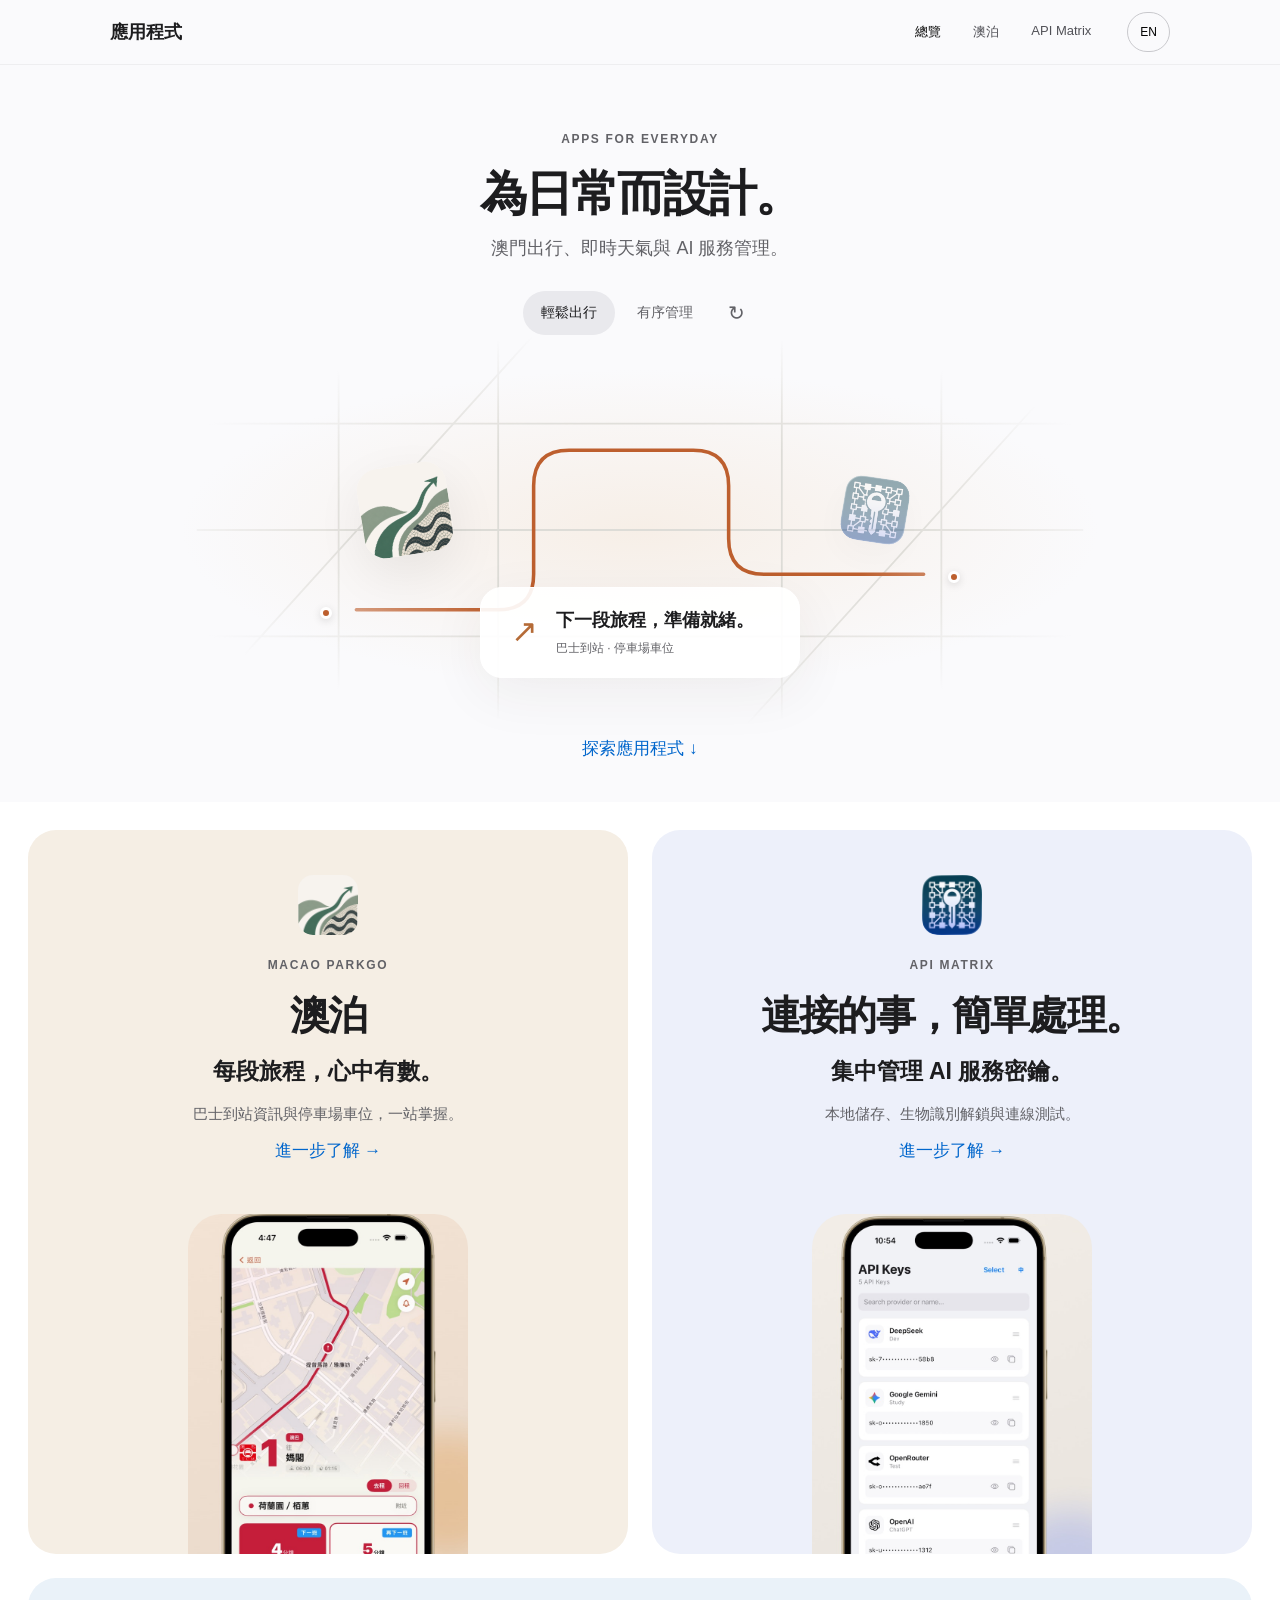
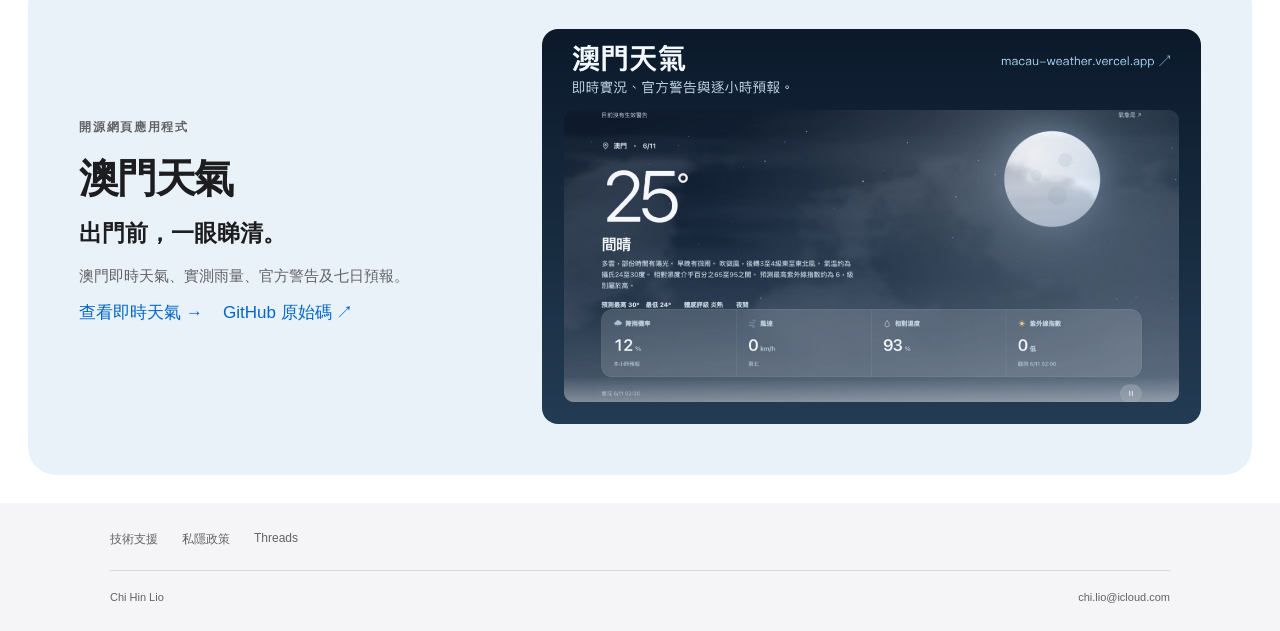
<file: index.html>
<!doctype html><html lang="zh-Hant"><head><meta charset="utf-8"><meta name="viewport" content="width=device-width,initial-scale=1"><meta name="theme-color" content="#f5f5f7"><title>應用程式｜澳泊、API Matrix 與澳門天氣</title><link rel="icon" href="assets/app-icon.png"><link rel="stylesheet" href="assets/site.css"><script src="assets/site.js" defer></script>
<meta name="description" content="探索澳泊、API Matrix 與澳門天氣。查看澳門交通與即時天氣，或集中管理 AI 服務密鑰。">
<link rel="canonical" href="https://chihin-lio.github.io/">
<meta name="author" content="Chi Hin Lio">
<meta property="og:type" content="website">
<meta property="og:site_name" content="Chi Hin Lio · Apps">
<meta property="og:locale" content="zh_TW">
<meta property="og:title" content="應用程式｜澳泊、API Matrix 與澳門天氣">
<meta property="og:description" content="探索澳泊、API Matrix 與澳門天氣。查看澳門交通與即時天氣，或集中管理 AI 服務密鑰。">
<meta property="og:url" content="https://chihin-lio.github.io/">
<meta property="og:image" content="https://chihin-lio.github.io/assets/og/home.jpg">
<meta property="og:image:secure_url" content="https://chihin-lio.github.io/assets/og/home.jpg">
<meta property="og:image:type" content="image/jpeg">
<meta property="og:image:width" content="1200">
<meta property="og:image:height" content="630">
<meta property="og:image:alt" content="澳泊與 API Matrix，為日常而設計。">
<meta name="twitter:card" content="summary_large_image">
<meta name="twitter:title" content="應用程式｜澳泊、API Matrix 與澳門天氣">
<meta name="twitter:description" content="探索澳泊、API Matrix 與澳門天氣。查看澳門交通與即時天氣，或集中管理 AI 服務密鑰。">
<meta name="twitter:image" content="https://chihin-lio.github.io/assets/og/home.jpg">
<meta name="twitter:image:alt" content="澳泊與 API Matrix，為日常而設計。">
<link rel="apple-touch-icon" href="https://chihin-lio.github.io/assets/app-icon.png">
<script type="application/ld+json">{"@context":"https://schema.org","@graph":[{"@type":"WebSite","@id":"https://chihin-lio.github.io/#website","url":"https://chihin-lio.github.io/","name":"Chi Hin Lio · Apps","inLanguage":["zh-Hant","en"],"author":{"@type":"Person","name":"Chi Hin Lio"}},{"@type":"WebPage","@id":"https://chihin-lio.github.io/#webpage","url":"https://chihin-lio.github.io/","name":"應用程式｜澳泊、API Matrix 與澳門天氣","description":"探索澳泊、API Matrix 與澳門天氣。查看澳門交通與即時天氣，或集中管理 AI 服務密鑰。","inLanguage":"zh-Hant","isPartOf":{"@id":"https://chihin-lio.github.io/#website"},"primaryImageOfPage":{"@type":"ImageObject","url":"https://chihin-lio.github.io/assets/og/home.jpg","width":1200,"height":630},"about":[{"@id":"https://chihin-lio.github.io/parking.html#app"},{"@id":"https://chihin-lio.github.io/api-matrix.html#app"}]},{"@type":"MobileApplication","@id":"https://chihin-lio.github.io/parking.html#app","name":"澳泊 Macao ParkGo","url":"https://chihin-lio.github.io/parking.html","description":"澳泊 Macao ParkGo 整合澳門巴士到站時間、路線查詢、停車場車位及輕軌資訊，讓每段旅程心中有數。支援 iOS 及 Android。","applicationCategory":"TravelApplication","operatingSystem":"iOS, Android","image":"https://chihin-lio.github.io/assets/app-icon.png","installUrl":"https://apps.apple.com/mo/app/id6767880155","author":{"@type":"Person","name":"Chi Hin Lio"}},{"@type":"MobileApplication","@id":"https://chihin-lio.github.io/api-matrix.html#app","name":"API Matrix","url":"https://chihin-lio.github.io/api-matrix.html","description":"用 API Matrix 集中管理 AI 服務 API 密鑰，支援裝置本地儲存、生物識別解鎖、連線測試，以及支援服務的用量與費用查詢。","applicationCategory":"UtilitiesApplication","operatingSystem":"iOS","image":"https://chihin-lio.github.io/assets/apimatrix-icon.png","installUrl":"https://apps.apple.com/mo/app/id6779679646","author":{"@type":"Person","name":"Chi Hin Lio"}}]}</script>
</head><body><a class="skip" href="#main"><span class="" data-zh="跳至內容" data-en="Skip to content">跳至內容</span></a><header class="nav"><nav aria-label="Main navigation"><a class="brand" href="index.html"><span class="" data-zh="應用程式" data-en="Apps">應用程式</span></a><div class="nav-links"><a aria-current=page href="index.html"><span class="" data-zh="總覽" data-en="Overview">總覽</span></a><a  href="parking.html"><span class="" data-zh="澳泊" data-en="Macao ParkGo">澳泊</span></a><a  href="api-matrix.html"><span class="" data-zh="API Matrix" data-en="API Matrix">API Matrix</span></a></div><button class="language" aria-label="Switch language" type="button">EN</button></nav></header><main id="main"><section class="home-intro"><p class="eyebrow">APPS FOR EVERYDAY</p><h1 class="" data-zh="為日常而設計。" data-en="Designed for your everyday.">為日常而設計。</h1><p class="lead" data-zh="澳門出行、即時天氣與 AI 服務管理。" data-en="Macao mobility, live weather and AI service management.">澳門出行、即時天氣與 AI 服務管理。</p><div class="story-controls" role="group" aria-label="Visual story"><button data-scene="journey" aria-pressed="true"><span class="" data-zh="輕鬆出行" data-en="Get moving">輕鬆出行</span></button><button data-scene="matrix" aria-pressed="false"><span class="" data-zh="有序管理" data-en="Stay organised">有序管理</span></button><button class="replay" aria-label="Replay animation">↻</button></div><div class="story" data-mode="journey"><div class="story-glow"></div><svg class="story-lines" viewBox="0 0 1000 440" fill="none" aria-hidden="true"><g class="streets" stroke="#dddcd7" stroke-width="2"><path d="M0 100H1000M0 220H1000M0 340H1000M160 0V440M340 0V440M660 0V440M840 0V440"/><path d="M0 420 380 0M620 440 1000 20"/></g><g class="route" stroke="#bd5f2e" stroke-width="4" stroke-linecap="round"><path d="M180 310H340Q380 310 380 270V170Q380 130 420 130H560Q600 130 600 170V230Q600 270 640 270H820"/></g><g class="connections" stroke="#7290f4" stroke-width="3"><path d="M200 100 500 220 800 100M200 340 500 220 800 340M500 30V410"/></g></svg><div class="story-node node-left"><img class="app-icon" src="assets/app-icon.png" alt="澳泊 Macao ParkGo" width="96" height="96"></div><div class="story-node node-right"><img class="app-icon" src="assets/apimatrix-icon.png" alt="API Matrix" width="96" height="96"></div><div class="scene-card journey-card"><span class="scene-symbol">↗</span><strong class="" data-zh="下一段旅程，準備就緒。" data-en="Ready for your next journey.">下一段旅程，準備就緒。</strong><span class="sub" data-zh="巴士到站 · 停車場車位" data-en="Bus arrivals · Parking availability">巴士到站 · 停車場車位</span></div><div class="scene-card matrix-card"><span class="scene-symbol">⌘</span><strong class="" data-zh="每個連接，井然有序。" data-en="Every connection, in order.">每個連接，井然有序。</strong><span class="sub" data-zh="集中管理 · 本地儲存" data-en="Organised keys · Local storage">集中管理 · 本地儲存</span></div><span class="scene-dot dot-a"></span><span class="scene-dot dot-b"></span></div><a class="text-link" href="#apps"><span class="" data-zh="探索應用程式 ↓" data-en="Explore the apps ↓">探索應用程式 ↓</span></a></section><section id="apps" class="products"><article class="product-card warm"><div class="card-copy"><img class="card-icon" src="assets/app-icon.png" alt="澳泊 Macao ParkGo" width="96" height="96"><p class="eyebrow">MACAO PARKGO</p><h2 class="" data-zh="澳泊" data-en="Macao ParkGo">澳泊</h2><p class="card-tagline" data-zh="每段旅程，心中有數。" data-en="A clearer way to get around.">每段旅程，心中有數。</p><p class="" data-zh="巴士到站資訊與停車場車位，一站掌握。" data-en="Bus arrivals and parking availability, together.">巴士到站資訊與停車場車位，一站掌握。</p><a class="text-link" href="parking.html"><span class="" data-zh="進一步了解 →" data-en="Learn more →">進一步了解 →</span></a></div><a class="card-image" href="parking.html"><img src="assets/parkgo-1.jpg" alt="澳泊官方巴士路線截圖" width="740" height="1600" decoding="async"></a></article><article class="product-card cool"><div class="card-copy"><img class="card-icon" src="assets/apimatrix-icon.png" alt="API Matrix" width="96" height="96"><p class="eyebrow">API MATRIX</p><h2 class="" data-zh="連接的事，簡單處理。" data-en="Bring your keys together.">連接的事，簡單處理。</h2><p class="card-tagline" data-zh="集中管理 AI 服務密鑰。" data-en="Your AI services, organised.">集中管理 AI 服務密鑰。</p><p class="" data-zh="本地儲存、生物識別解鎖與連線測試。" data-en="Local storage, biometric unlock and connectivity testing.">本地儲存、生物識別解鎖與連線測試。</p><a class="text-link" href="api-matrix.html"><span class="" data-zh="進一步了解 →" data-en="Learn more →">進一步了解 →</span></a></div><a class="card-image" href="api-matrix.html"><img src="assets/matrix-1.jpg" alt="API Matrix 官方密鑰管理截圖" width="739" height="1600" decoding="async"></a></article>
<article class="product-card weather" id="macau-weather">
  <div class="card-copy">
    <p class="eyebrow" data-zh="開源網頁應用程式" data-en="OPEN SOURCE WEB APP">開源網頁應用程式</p>
    <h2 data-zh="澳門天氣" data-en="Macau Weather">澳門天氣</h2>
    <p class="card-tagline" data-zh="出門前，一眼睇清。" data-en="Know what to expect before you head out.">出門前，一眼睇清。</p>
    <p data-zh="澳門即時天氣、實測雨量、官方警告及七日預報。" data-en="Live weather, observed rainfall, official alerts and a seven-day forecast for Macau.">澳門即時天氣、實測雨量、官方警告及七日預報。</p>
    <div class="weather-links">
      <a class="text-link" href="https://macau-weather.vercel.app/" data-zh="查看即時天氣 →" data-en="View live weather →">查看即時天氣 →</a>
      <a class="text-link" href="https://github.com/HiNesslio/macau-weather" data-zh="GitHub 原始碼 ↗" data-en="GitHub source ↗">GitHub 原始碼 ↗</a>
    </div>
  </div>
  <img class="weather-preview" src="assets/macau-weather-preview.png" alt="" width="1200" height="720" loading="lazy" decoding="async">
</article>
</section></main><footer><div class="footer-links"><a href="support.html"><span class="" data-zh="技術支援" data-en="Support">技術支援</span></a><a href="privacy.html"><span class="" data-zh="私隱政策" data-en="Privacy">私隱政策</span></a><a href="https://www.threads.com/@macaoparkgo">Threads</a></div><div class="signature"><span>Chi Hin Lio</span><a href="mailto:chi.lio@icloud.com">chi.lio@icloud.com</a></div></footer><dialog class="viewer" aria-label="App screenshot"><button class="close" aria-label="Close">×</button><button class="prev" aria-label="Previous screenshot">‹</button><img src="assets/parkgo-1.jpg" alt=""><button class="next" aria-label="Next screenshot">›</button><p class="counter" aria-live="polite"></p></dialog></body></html>
</file>
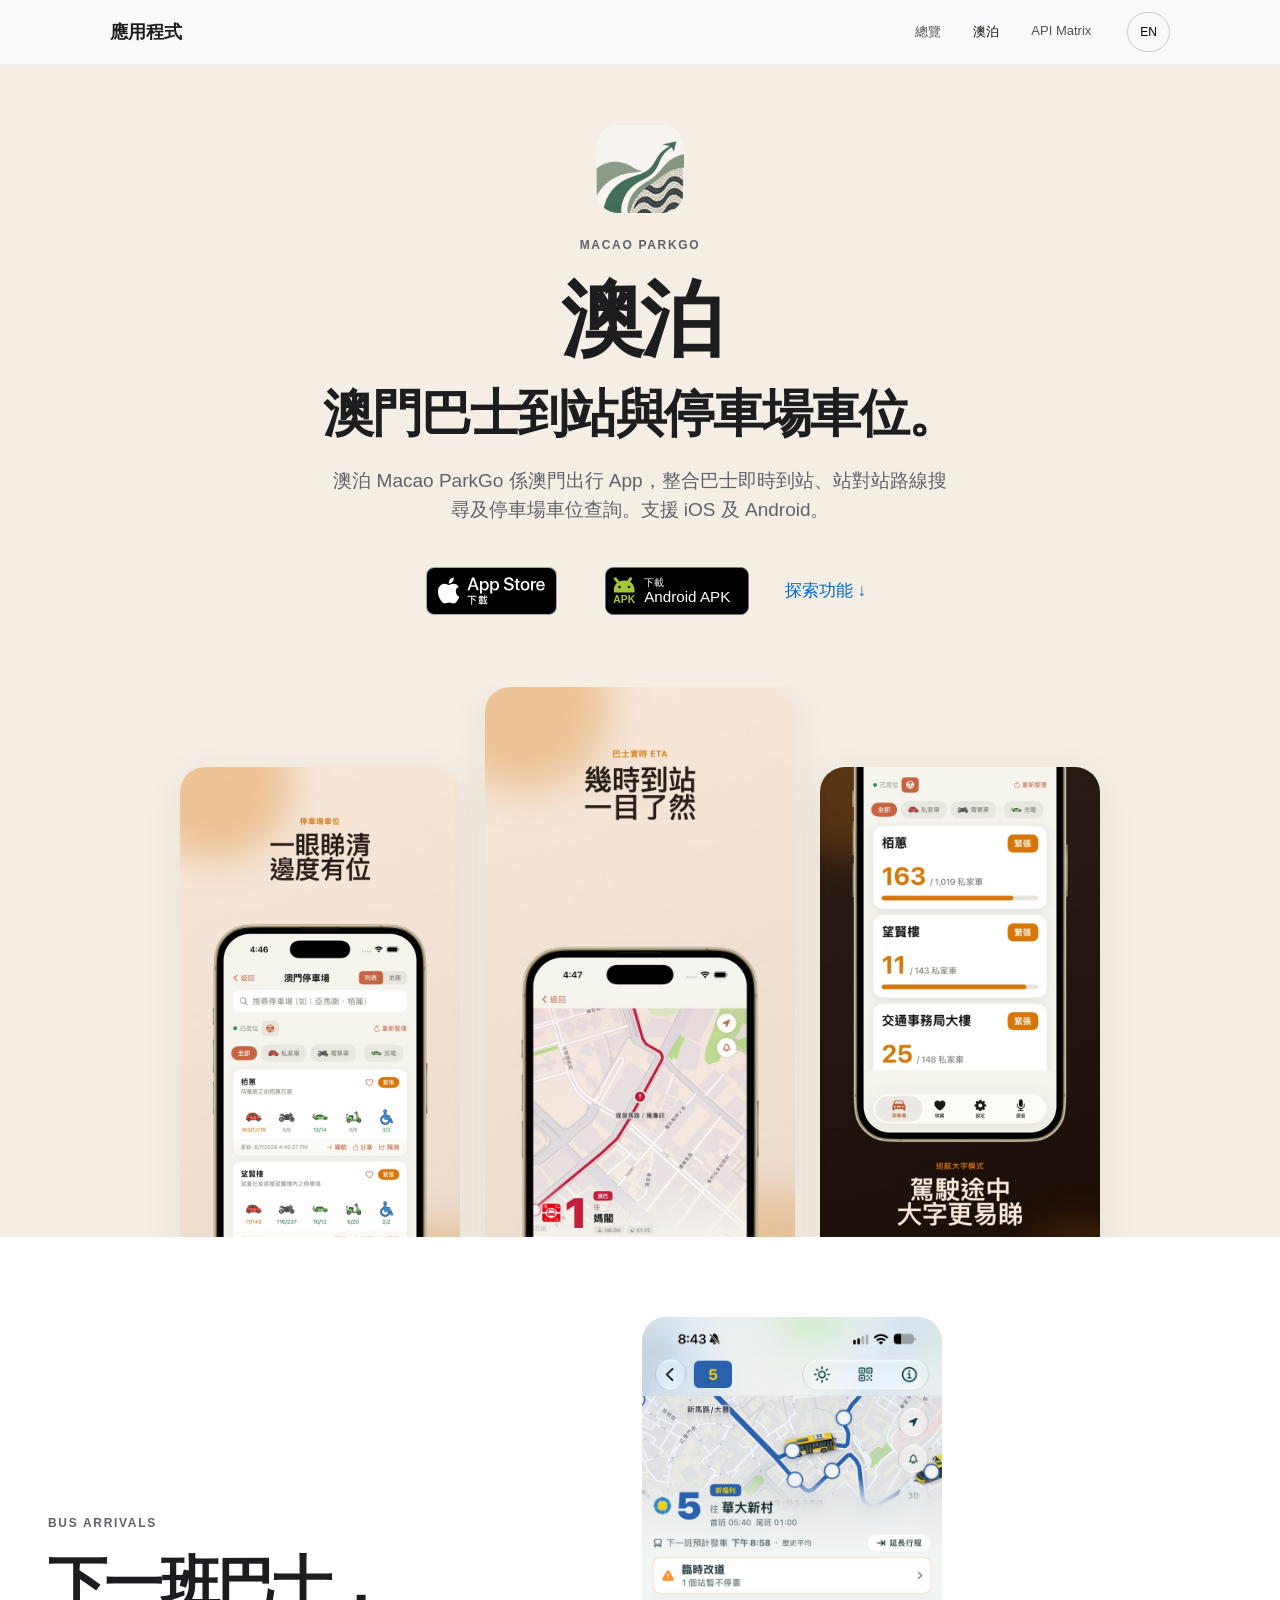
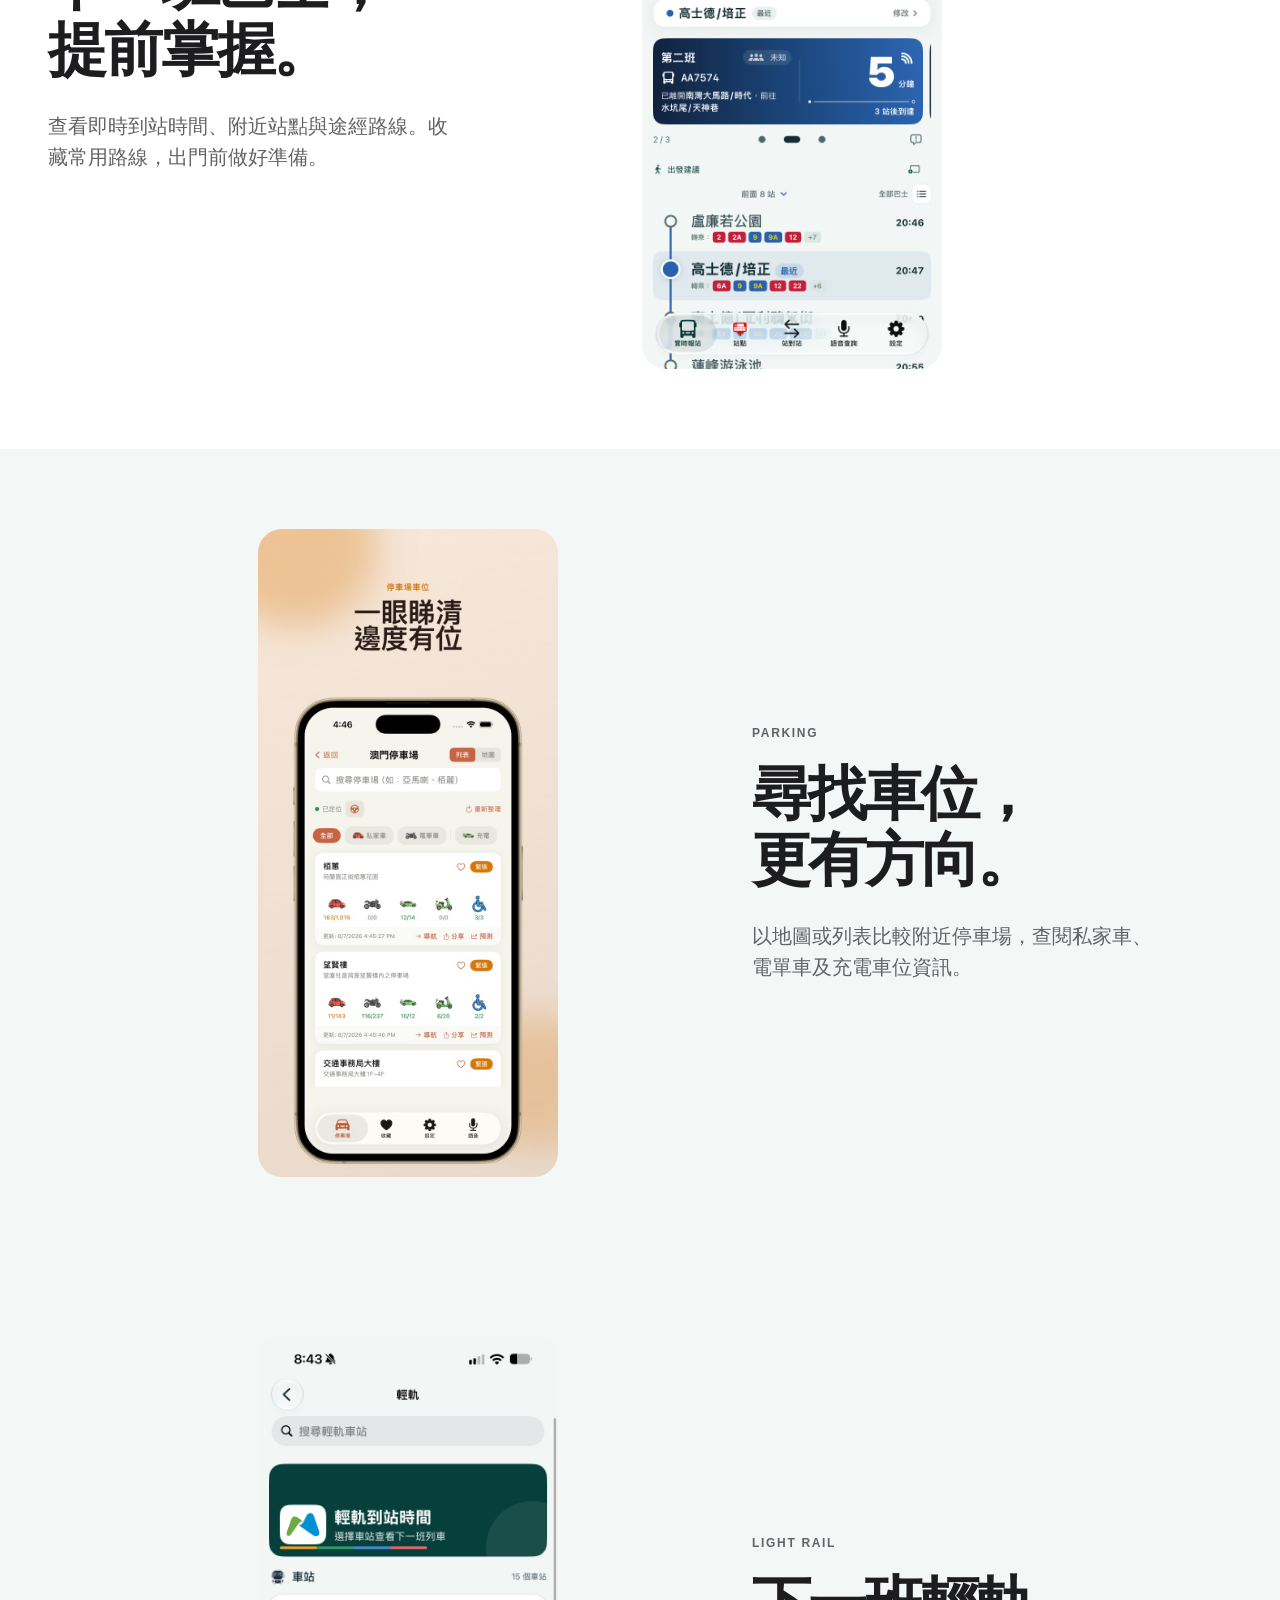
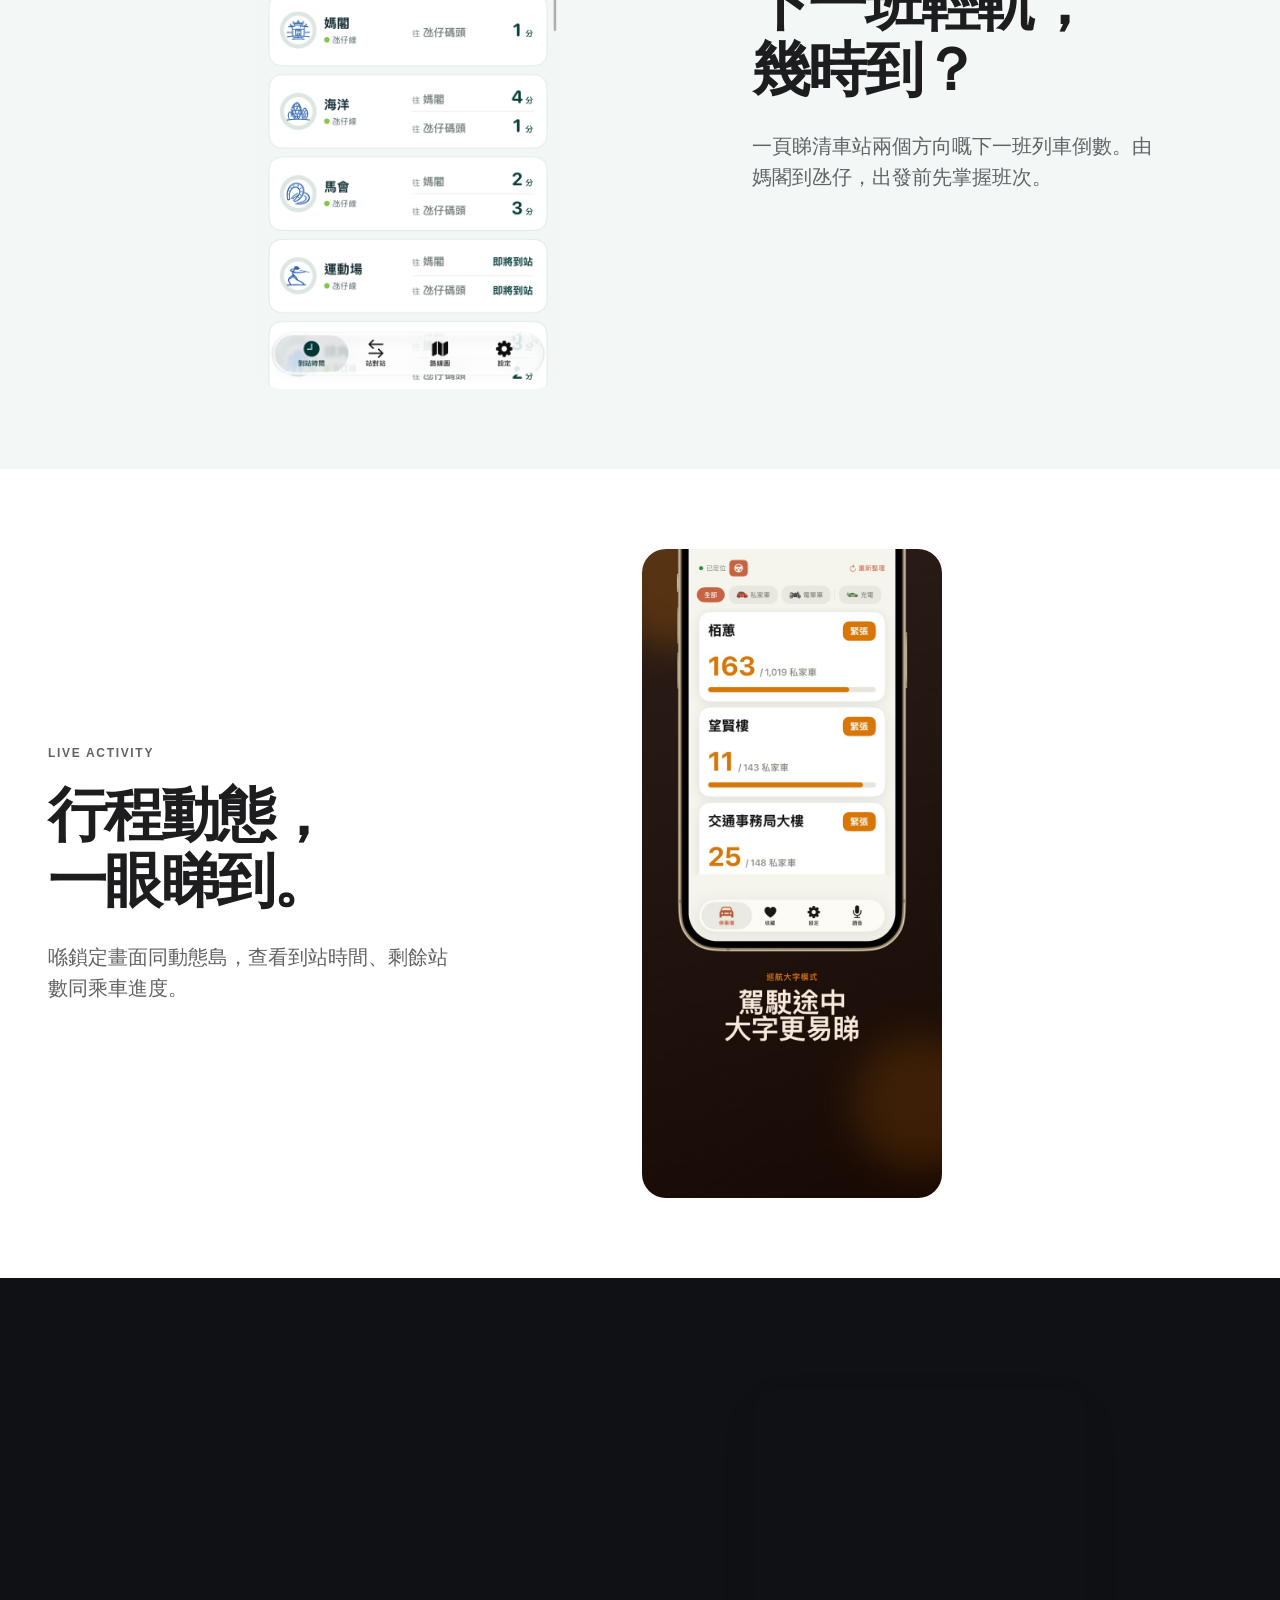
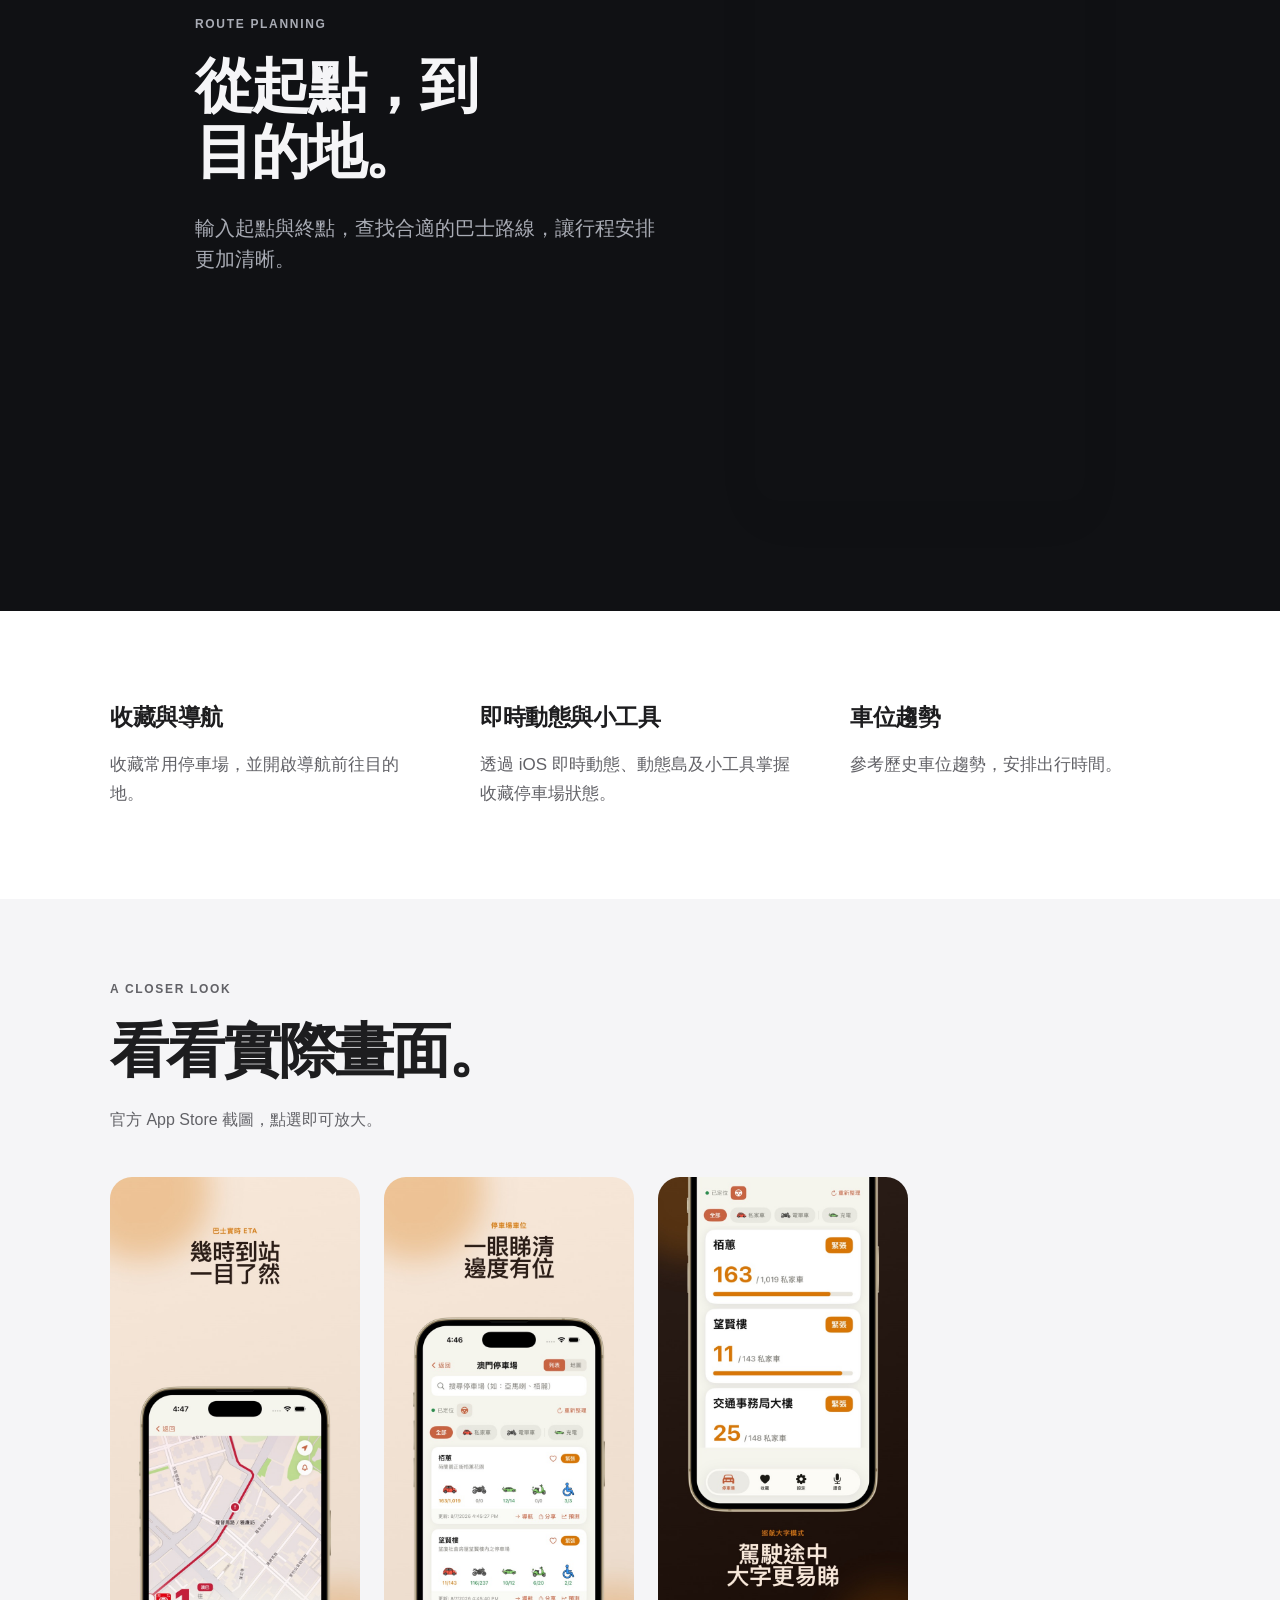
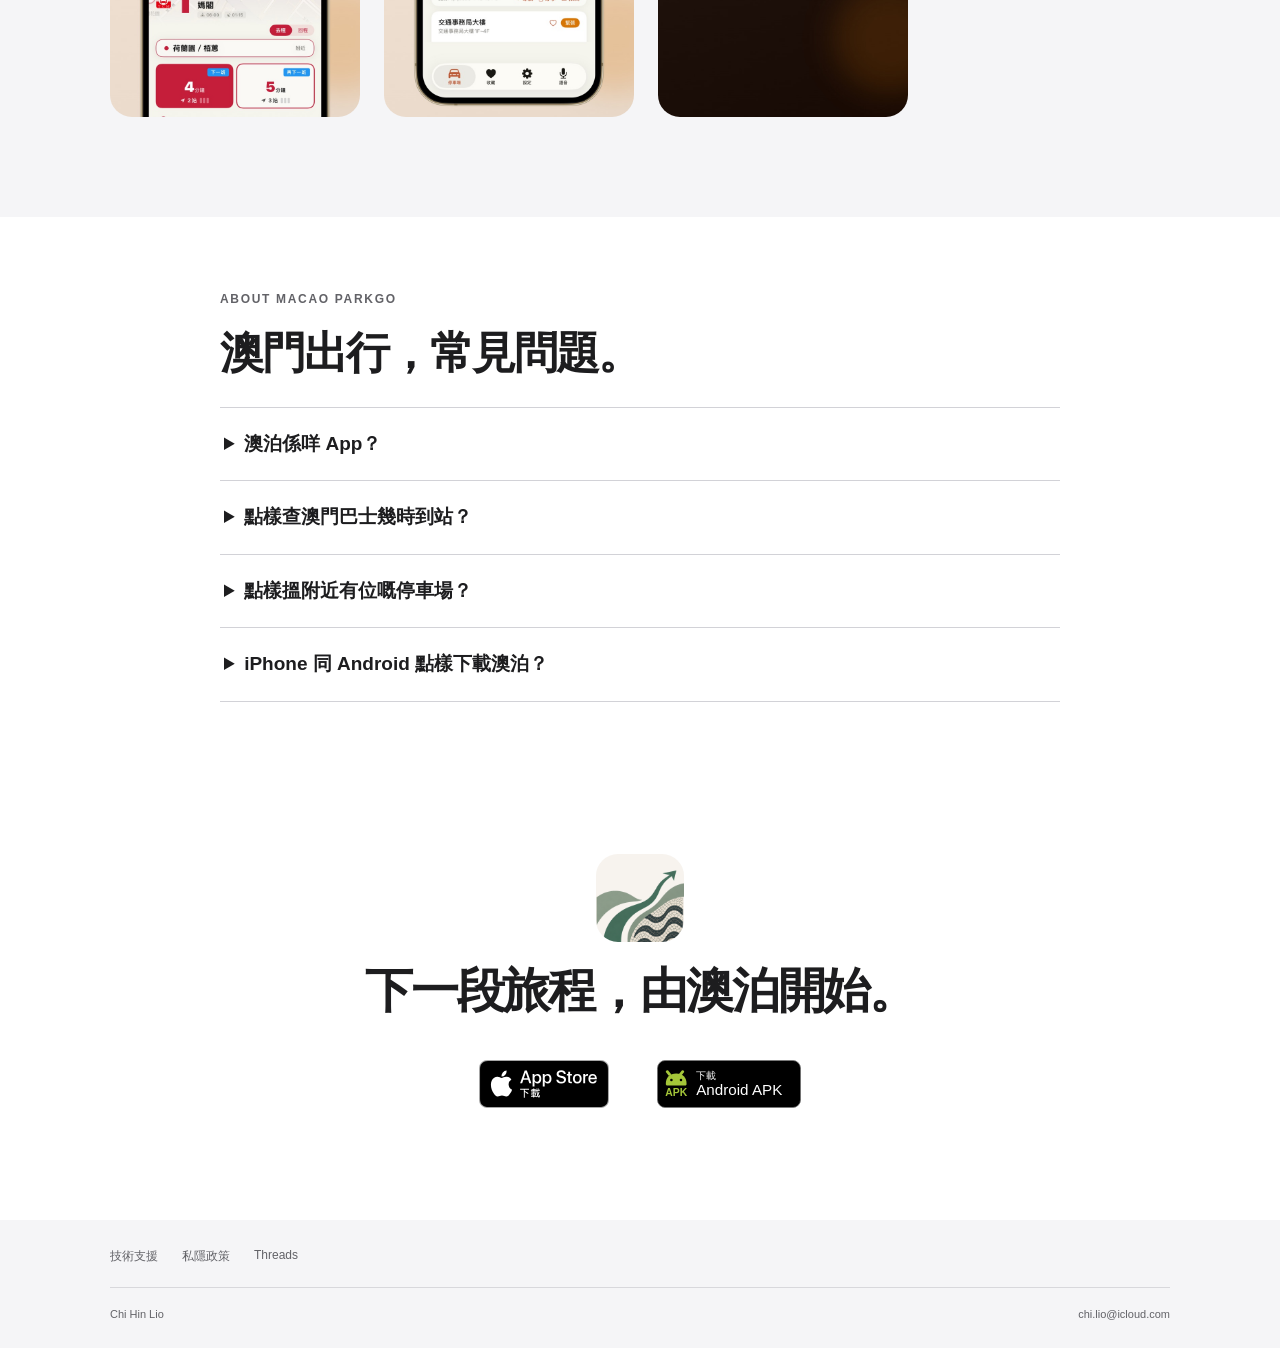
<file: docs/index.html>
<!doctype html><html lang="zh-Hant"><head><meta charset="utf-8"><meta name="viewport" content="width=device-width,initial-scale=1"><meta http-equiv="refresh" content="0;url=../parking.html"><title>澳泊 Macao ParkGo</title><link rel="canonical" href="https://chihin-lio.github.io/parking.html"></head><body><p><a href="../parking.html">前往澳泊 Macao ParkGo →</a></p></body></html>
</file>
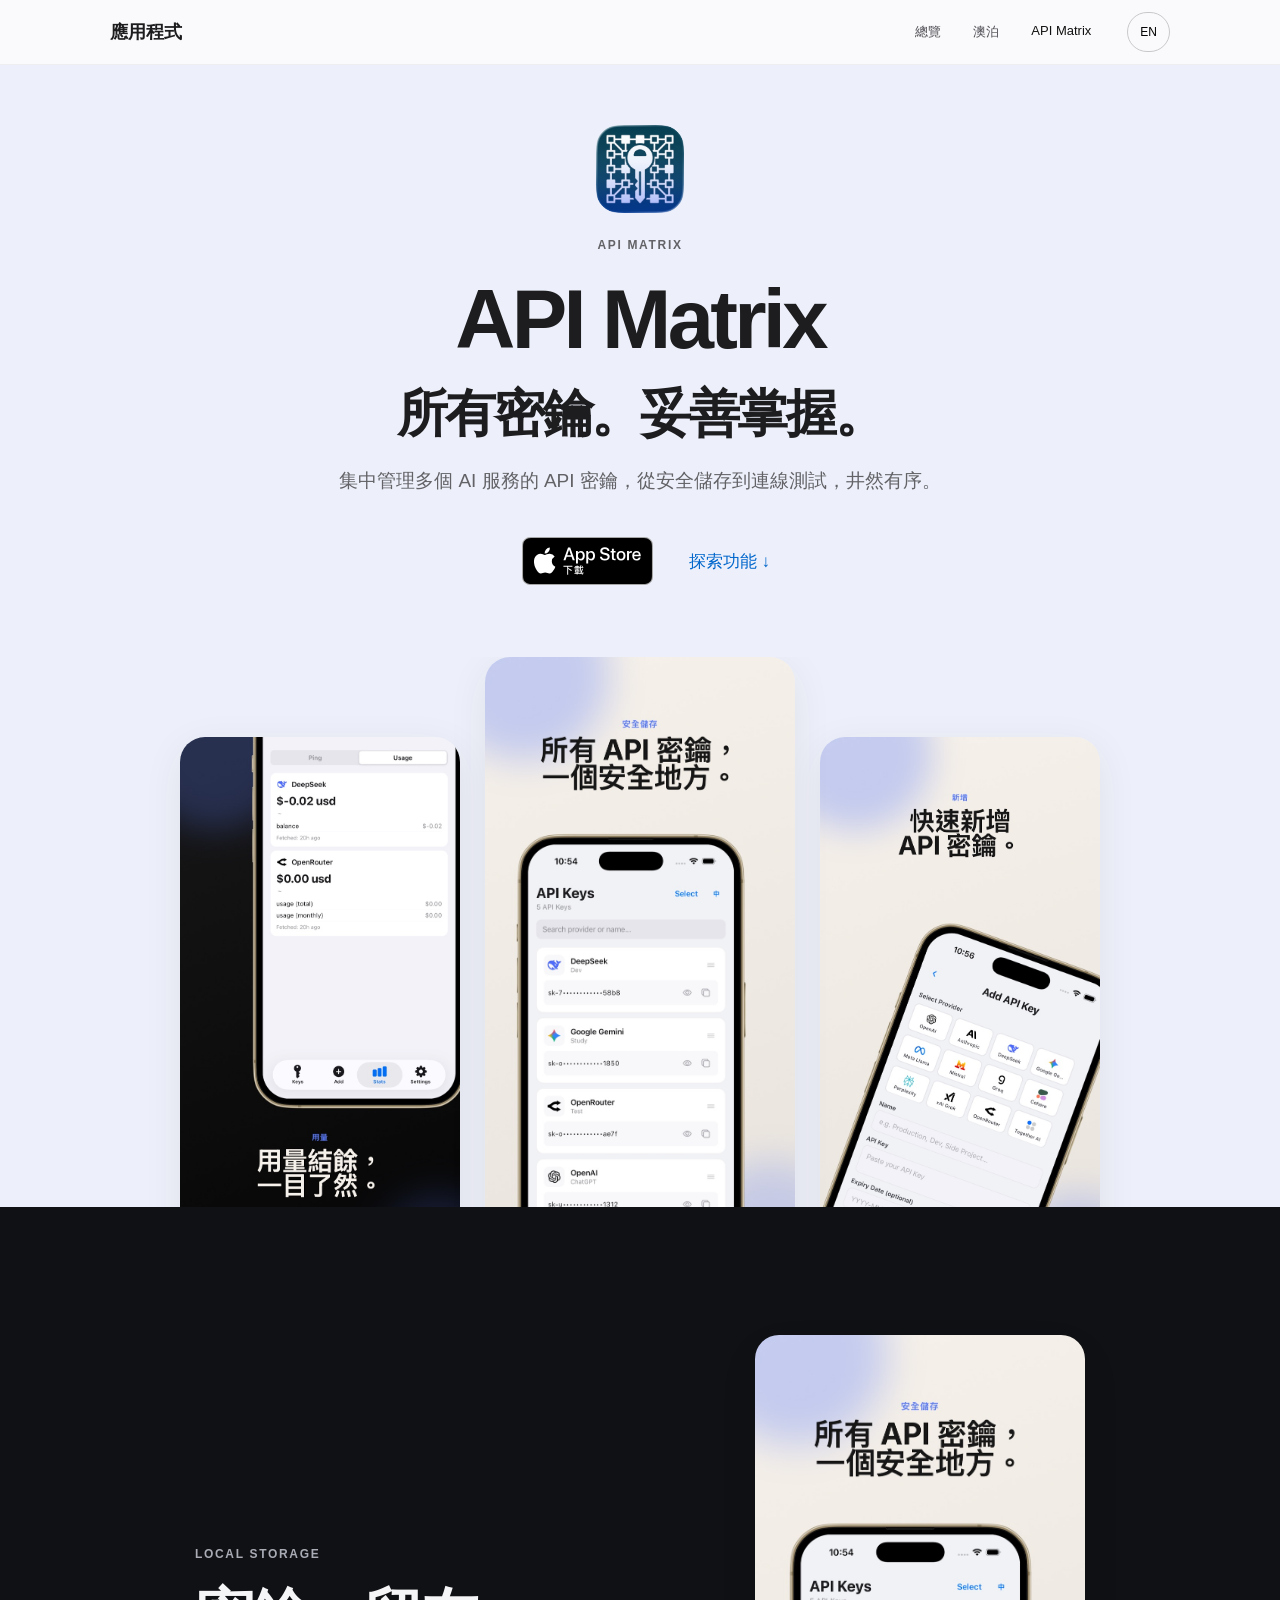
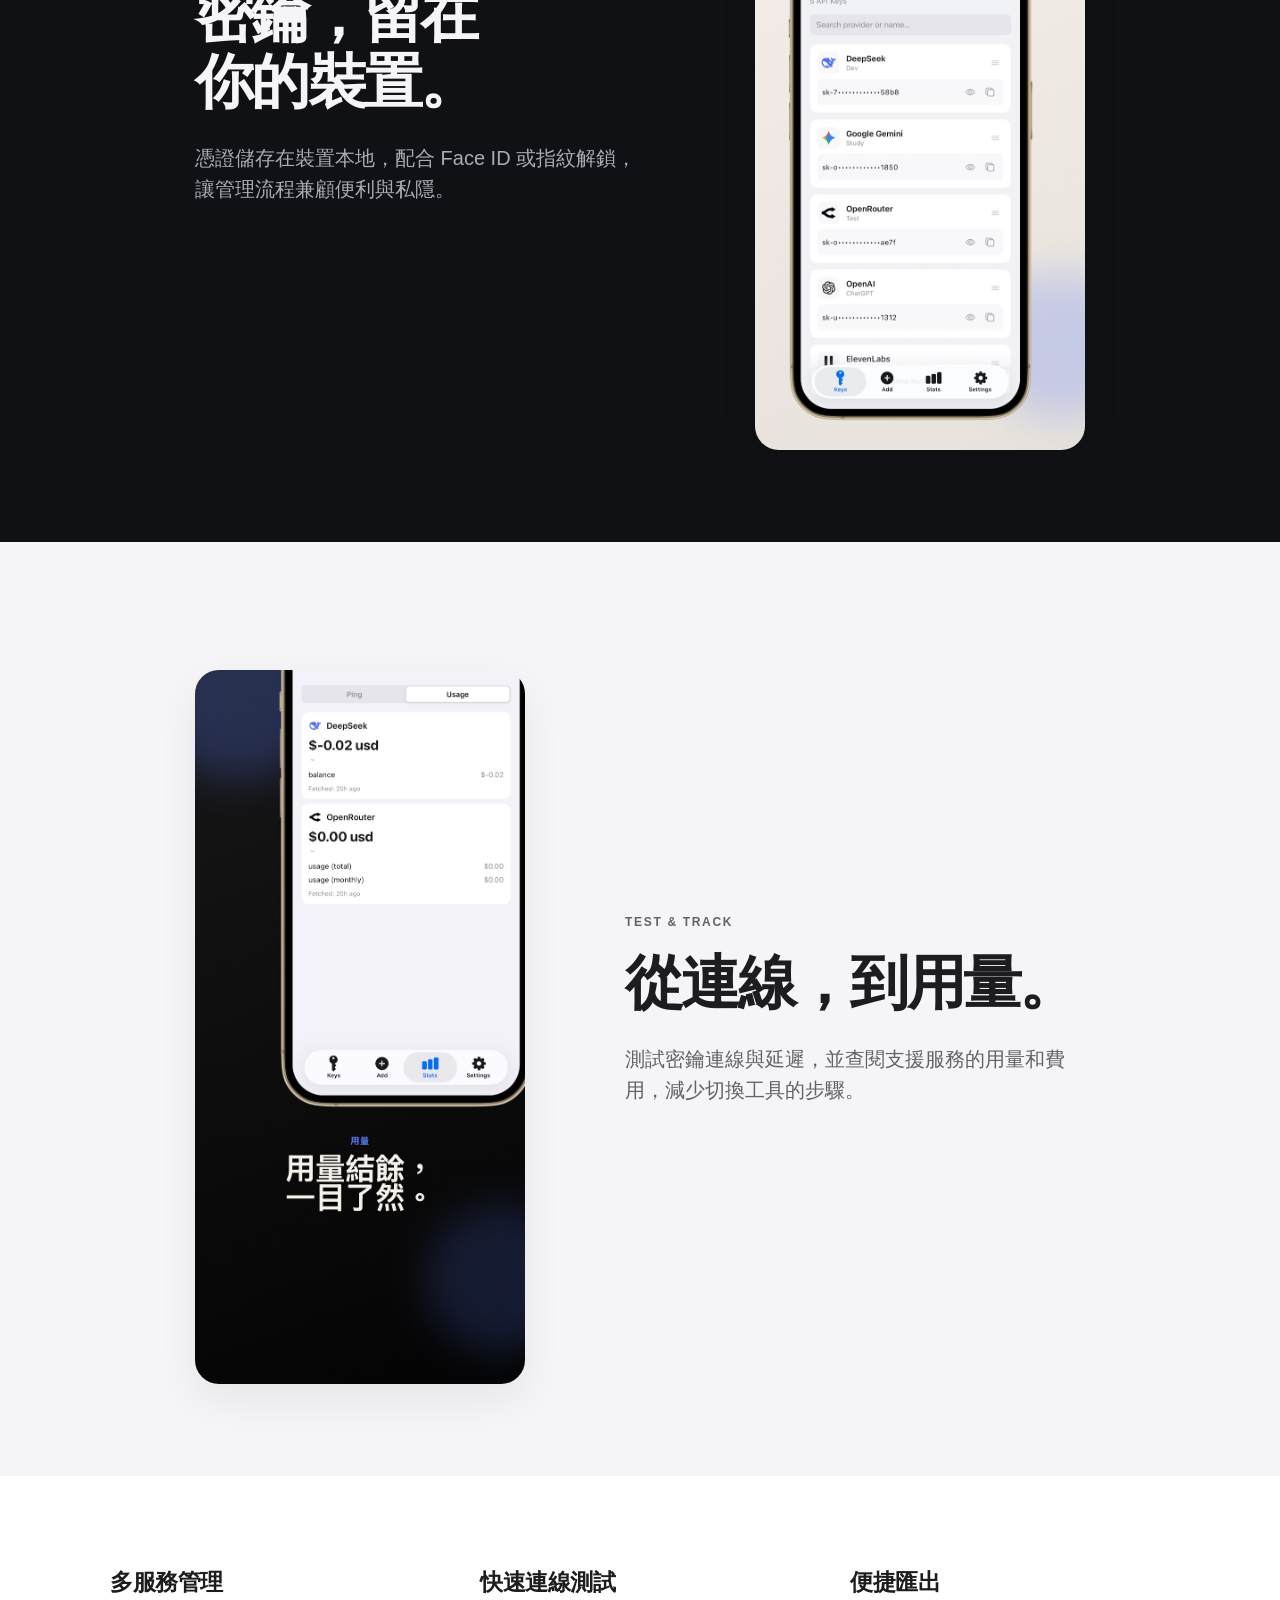
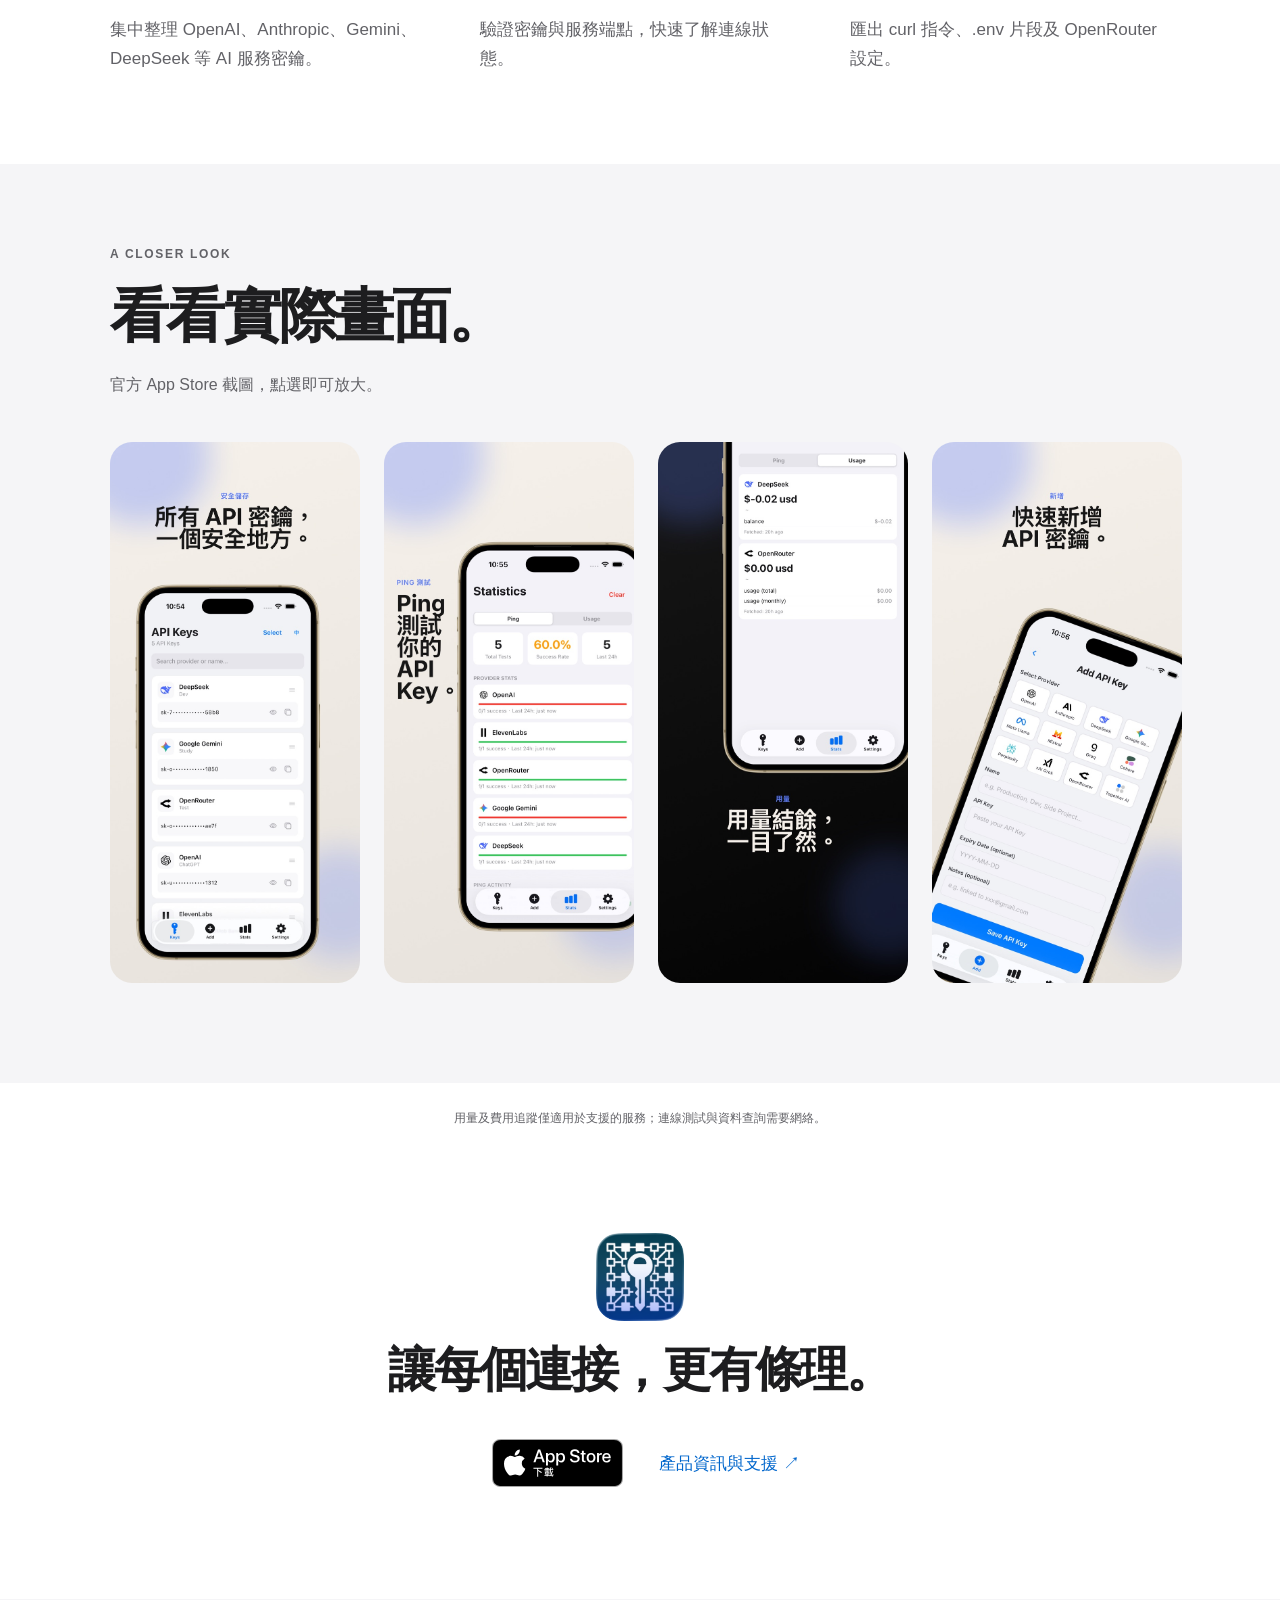
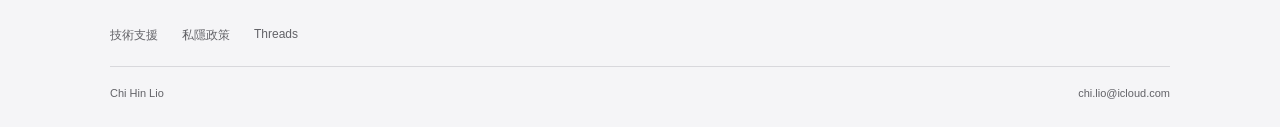
<file: api-matrix.html>
<!doctype html><html lang="zh-Hant"><head><meta charset="utf-8"><meta name="viewport" content="width=device-width,initial-scale=1"><meta name="theme-color" content="#f5f5f7"><title>API Matrix｜AI API 密鑰管理工具</title><link rel="icon" href="assets/apimatrix-icon.png"><link rel="stylesheet" href="assets/site.css"><script src="assets/site.js" defer></script>
<meta name="description" content="用 API Matrix 集中管理 AI 服務 API 密鑰，支援裝置本地儲存、生物識別解鎖、連線測試，以及支援服務的用量與費用查詢。">
<link rel="canonical" href="https://chihin-lio.github.io/api-matrix.html">
<meta name="author" content="Chi Hin Lio">
<meta property="og:type" content="website">
<meta property="og:site_name" content="Chi Hin Lio · Apps">
<meta property="og:locale" content="zh_TW">
<meta property="og:title" content="API Matrix｜AI API 密鑰管理工具">
<meta property="og:description" content="用 API Matrix 集中管理 AI 服務 API 密鑰，支援裝置本地儲存、生物識別解鎖、連線測試，以及支援服務的用量與費用查詢。">
<meta property="og:url" content="https://chihin-lio.github.io/api-matrix.html">
<meta property="og:image" content="https://chihin-lio.github.io/assets/og/matrix.jpg">
<meta property="og:image:secure_url" content="https://chihin-lio.github.io/assets/og/matrix.jpg">
<meta property="og:image:type" content="image/jpeg">
<meta property="og:image:width" content="1200">
<meta property="og:image:height" content="630">
<meta property="og:image:alt" content="API Matrix：所有 AI 密鑰，井然有序。本地儲存、生物識別解鎖與連線測試。">
<meta name="twitter:card" content="summary_large_image">
<meta name="twitter:title" content="API Matrix｜AI API 密鑰管理工具">
<meta name="twitter:description" content="用 API Matrix 集中管理 AI 服務 API 密鑰，支援裝置本地儲存、生物識別解鎖、連線測試，以及支援服務的用量與費用查詢。">
<meta name="twitter:image" content="https://chihin-lio.github.io/assets/og/matrix.jpg">
<meta name="twitter:image:alt" content="API Matrix：所有 AI 密鑰，井然有序。本地儲存、生物識別解鎖與連線測試。">
<link rel="apple-touch-icon" href="https://chihin-lio.github.io/assets/apimatrix-icon.png">
<script type="application/ld+json">{"@context":"https://schema.org","@graph":[{"@type":"WebSite","@id":"https://chihin-lio.github.io/#website","url":"https://chihin-lio.github.io/","name":"Chi Hin Lio · Apps","inLanguage":["zh-Hant","en"],"author":{"@type":"Person","name":"Chi Hin Lio"}},{"@type":"WebPage","@id":"https://chihin-lio.github.io/api-matrix.html#webpage","url":"https://chihin-lio.github.io/api-matrix.html","name":"API Matrix｜AI API 密鑰管理工具","description":"用 API Matrix 集中管理 AI 服務 API 密鑰，支援裝置本地儲存、生物識別解鎖、連線測試，以及支援服務的用量與費用查詢。","inLanguage":"zh-Hant","isPartOf":{"@id":"https://chihin-lio.github.io/#website"},"primaryImageOfPage":{"@type":"ImageObject","url":"https://chihin-lio.github.io/assets/og/matrix.jpg","width":1200,"height":630},"about":[{"@id":"https://chihin-lio.github.io/api-matrix.html#app"}]},{"@type":"MobileApplication","@id":"https://chihin-lio.github.io/api-matrix.html#app","name":"API Matrix","url":"https://chihin-lio.github.io/api-matrix.html","description":"用 API Matrix 集中管理 AI 服務 API 密鑰，支援裝置本地儲存、生物識別解鎖、連線測試，以及支援服務的用量與費用查詢。","applicationCategory":"UtilitiesApplication","operatingSystem":"iOS","image":"https://chihin-lio.github.io/assets/apimatrix-icon.png","installUrl":"https://apps.apple.com/mo/app/id6779679646","author":{"@type":"Person","name":"Chi Hin Lio"}}]}</script>
</head><body><a class="skip" href="#main"><span class="" data-zh="跳至內容" data-en="Skip to content">跳至內容</span></a><header class="nav"><nav aria-label="Main navigation"><a class="brand" href="index.html"><span class="" data-zh="應用程式" data-en="Apps">應用程式</span></a><div class="nav-links"><a  href="index.html"><span class="" data-zh="總覽" data-en="Overview">總覽</span></a><a  href="parking.html"><span class="" data-zh="澳泊" data-en="Macao ParkGo">澳泊</span></a><a aria-current=page href="api-matrix.html"><span class="" data-zh="API Matrix" data-en="API Matrix">API Matrix</span></a></div><button class="language" aria-label="Switch language" type="button">EN</button></nav></header><main id="main"><section class="product-hero cool"><img class="app-icon" src="assets/apimatrix-icon.png" alt="API Matrix" width="96" height="96"><p class="eyebrow">API MATRIX</p><h1 class="" data-zh="API Matrix" data-en="API Matrix">API Matrix</h1><h2 class="" data-zh="所有密鑰。妥善掌握。" data-en="All your keys. Under control.">所有密鑰。妥善掌握。</h2><p class="lead" data-zh="集中管理多個 AI 服務的 API 密鑰，從安全儲存到連線測試，井然有序。" data-en="Bring your AI service keys together, from secure storage to connectivity testing.">集中管理多個 AI 服務的 API 密鑰，從安全儲存到連線測試，井然有序。</p><div class="actions"><a class="store-badge" href="https://apps.apple.com/mo/app/id6779679646" aria-label="在 App Store 下載"><img src="assets/app-store-zh.svg" data-badge alt="在 App Store 下載" width="144" height="48"></a><a class="text-link" href="#features"><span class="" data-zh="探索功能 ↓" data-en="Explore features ↓">探索功能 ↓</span></a></div><div class="hero-screens matrix-screens"><img src="assets/matrix-3.jpg" alt="API Matrix 官方功能截圖" width="740" height="1600"><img src="assets/matrix-1.jpg" alt="API Matrix 官方密鑰管理截圖" width="740" height="1600"><img src="assets/matrix-4.jpg" alt="API Matrix 官方功能截圖" width="740" height="1600"></div></section><div id="features"><section class="feature  dark"><div class="feature-copy"><p class="eyebrow">LOCAL STORAGE</p><h2 class="" data-zh="密鑰，留在你的裝置。" data-en="Your keys stay with you.">密鑰，留在你的裝置。</h2><p class="lead" data-zh="憑證儲存在裝置本地，配合 Face ID 或指紋解鎖，讓管理流程兼顧便利與私隱。" data-en="Credentials are stored on your device, with Face ID or fingerprint unlock for convenient access.">憑證儲存在裝置本地，配合 Face ID 或指紋解鎖，讓管理流程兼顧便利與私隱。</p></div><div class="feature-image"><img src="assets/matrix-1.jpg" alt="matrix 官方功能截圖" decoding="async" width="740" height="1600"></div></section><section class="feature reverse "><div class="feature-copy"><p class="eyebrow">TEST & TRACK</p><h2 class="" data-zh="從連線，到用量。" data-en="From connection to consumption.">從連線，到用量。</h2><p class="lead" data-zh="測試密鑰連線與延遲，並查閱支援服務的用量和費用，減少切換工具的步驟。" data-en="Test connectivity and latency, and view usage and spending for supported services.">測試密鑰連線與延遲，並查閱支援服務的用量和費用，減少切換工具的步驟。</p></div><div class="feature-image"><img src="assets/matrix-3.jpg" alt="matrix 官方功能截圖" decoding="async" width="740" height="1600"></div></section></div><section class="details-grid"><article><h3 class="" data-zh="多服務管理" data-en="Multiple providers">多服務管理</h3><p class="" data-zh="集中整理 OpenAI、Anthropic、Gemini、DeepSeek 等 AI 服務密鑰。" data-en="Organise keys for OpenAI, Anthropic, Gemini, DeepSeek and more.">集中整理 OpenAI、Anthropic、Gemini、DeepSeek 等 AI 服務密鑰。</p></article><article><h3 class="" data-zh="快速連線測試" data-en="Connectivity testing">快速連線測試</h3><p class="" data-zh="驗證密鑰與服務端點，快速了解連線狀態。" data-en="Verify keys against service endpoints and check connectivity.">驗證密鑰與服務端點，快速了解連線狀態。</p></article><article><h3 class="" data-zh="便捷匯出" data-en="Convenient export">便捷匯出</h3><p class="" data-zh="匯出 curl 指令、.env 片段及 OpenRouter 設定。" data-en="Export curl commands, .env snippets and OpenRouter settings.">匯出 curl 指令、.env 片段及 OpenRouter 設定。</p></article></section><section class="gallery-section"><div class="section-heading"><p class="eyebrow">A CLOSER LOOK</p><h2 class="" data-zh="看看實際畫面。" data-en="Take a closer look.">看看實際畫面。</h2><p class="" data-zh="官方 App Store 截圖，點選即可放大。" data-en="Official App Store screenshots. Select to enlarge.">官方 App Store 截圖，點選即可放大。</p></div><div class="gallery"><button class="shot" data-gallery="matrix" data-index="0" aria-label="matrix screenshot 1"><img src="assets/matrix-1.jpg" alt="matrix 官方截圖 1" width="740" height="1600" decoding="async"></button><button class="shot" data-gallery="matrix" data-index="1" aria-label="matrix screenshot 2"><img src="assets/matrix-2.jpg" alt="matrix 官方截圖 2" width="740" height="1600" decoding="async"></button><button class="shot" data-gallery="matrix" data-index="2" aria-label="matrix screenshot 3"><img src="assets/matrix-3.jpg" alt="matrix 官方截圖 3" width="740" height="1600" decoding="async"></button><button class="shot" data-gallery="matrix" data-index="3" aria-label="matrix screenshot 4"><img src="assets/matrix-4.jpg" alt="matrix 官方截圖 4" width="740" height="1600" decoding="async"></button></div></section><p class="availability"><span class="" data-zh="用量及費用追蹤僅適用於支援的服務；連線測試與資料查詢需要網絡。" data-en="Usage and spending tracking is available for supported services. Testing and data retrieval require a network connection.">用量及費用追蹤僅適用於支援的服務；連線測試與資料查詢需要網絡。</span></p><section class="download"><img class="app-icon" src="assets/apimatrix-icon.png" alt="API Matrix" width="96" height="96"><h2 class="" data-zh="讓每個連接，更有條理。" data-en="Bring order to every connection.">讓每個連接，更有條理。</h2><div class="actions"><a class="store-badge" href="https://apps.apple.com/mo/app/id6779679646" aria-label="在 App Store 下載"><img src="assets/app-store-zh.svg" data-badge alt="在 App Store 下載" width="144" height="48"></a><a class="text-link" href="https://hinesslio.github.io/api-matrix-info"><span class="" data-zh="產品資訊與支援 ↗" data-en="Product information &amp; support ↗">產品資訊與支援 ↗</span></a></div></section></main><footer><div class="footer-links"><a href="support.html"><span class="" data-zh="技術支援" data-en="Support">技術支援</span></a><a href="privacy.html"><span class="" data-zh="私隱政策" data-en="Privacy">私隱政策</span></a><a href="https://www.threads.com/@macaoparkgo">Threads</a></div><div class="signature"><span>Chi Hin Lio</span><a href="mailto:chi.lio@icloud.com">chi.lio@icloud.com</a></div></footer><dialog class="viewer" aria-label="App screenshot"><button class="close" aria-label="Close">×</button><button class="prev" aria-label="Previous screenshot">‹</button><img src="assets/parkgo-1.jpg" alt=""><button class="next" aria-label="Next screenshot">›</button><p class="counter" aria-live="polite"></p></dialog></body></html>
</file>
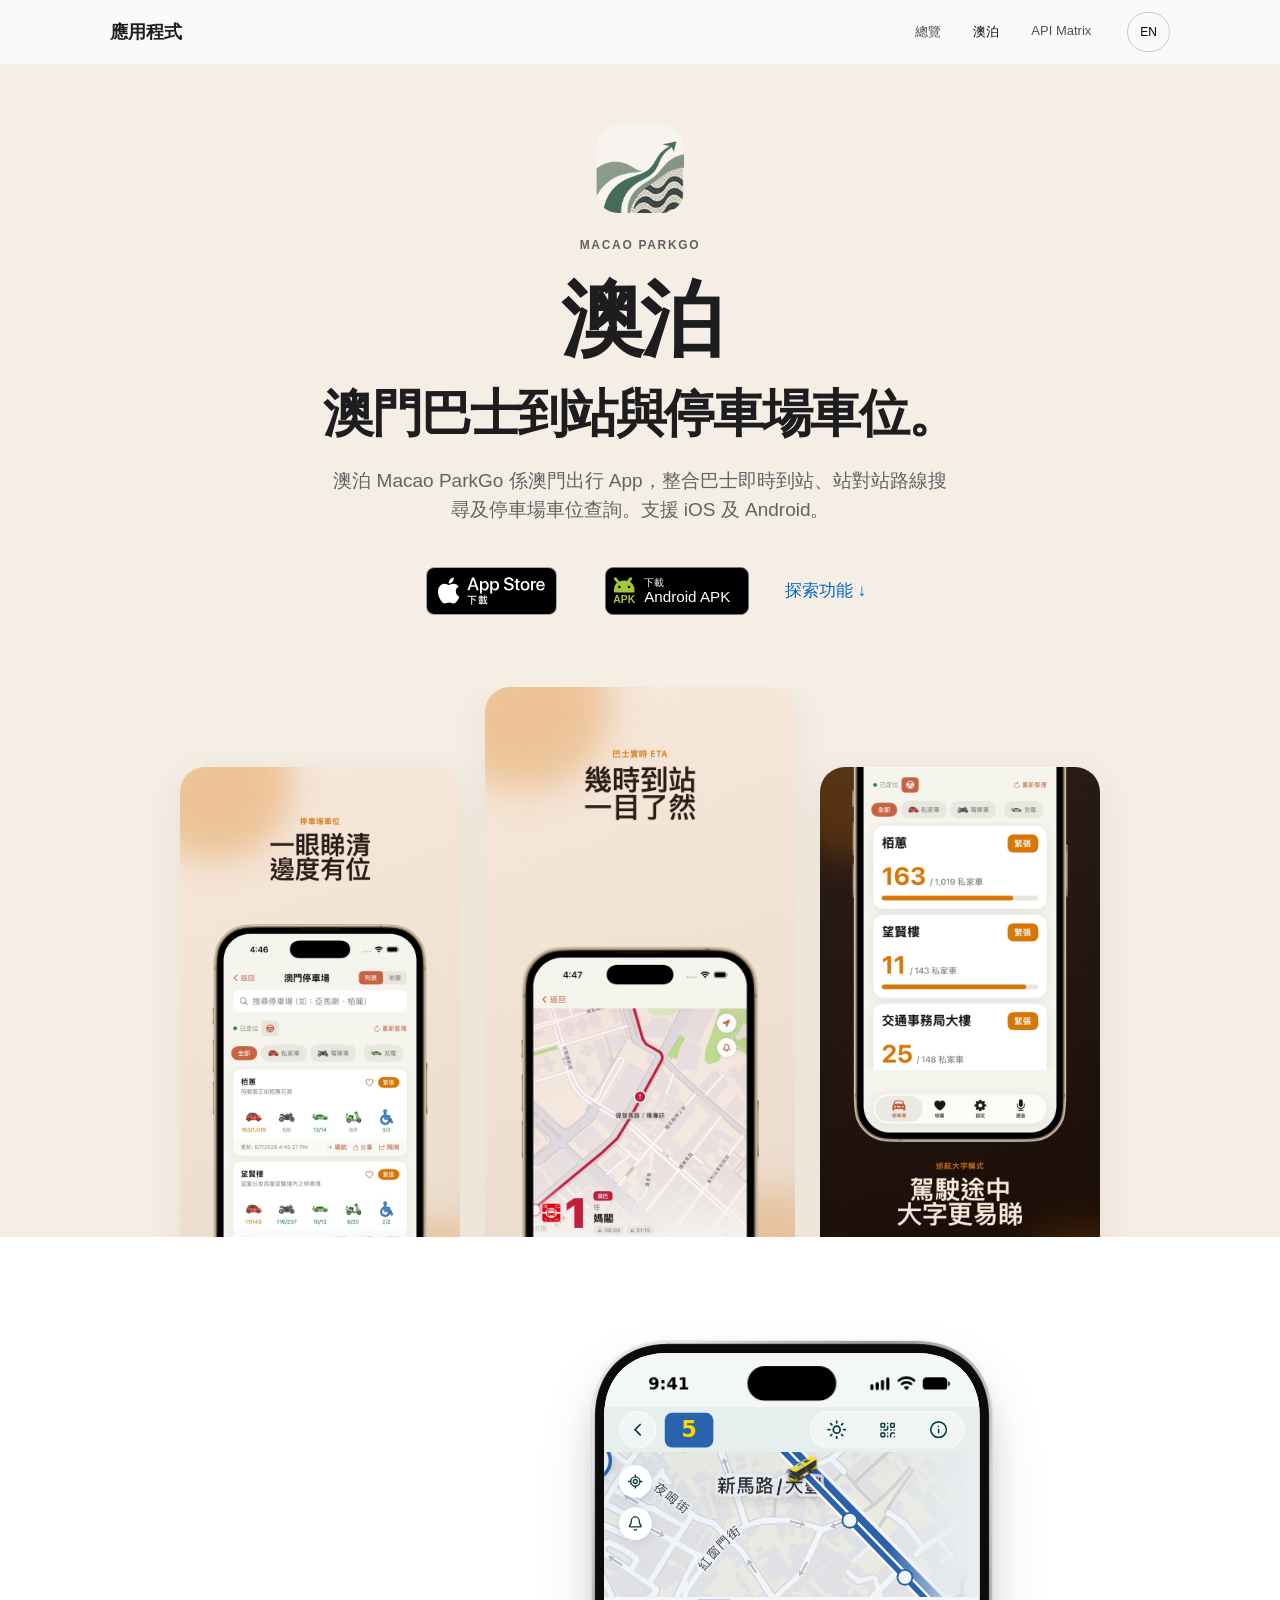
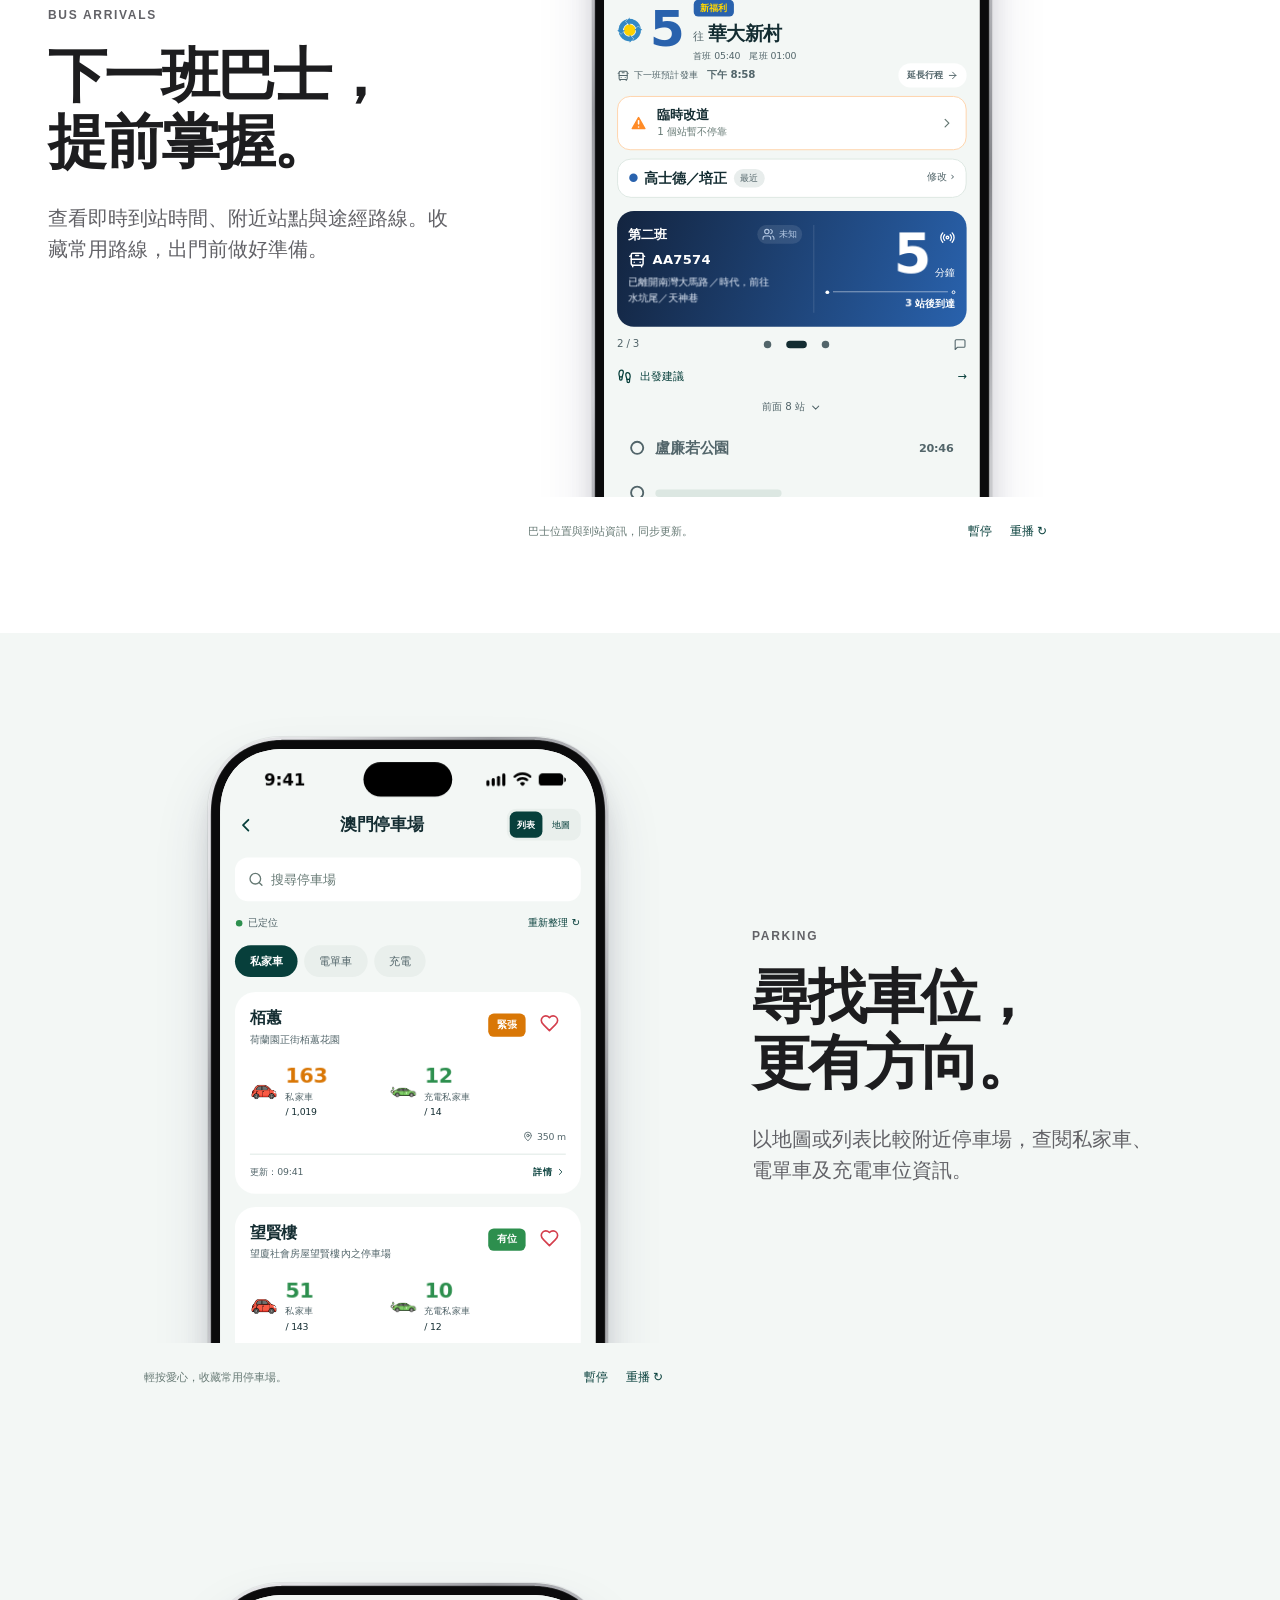
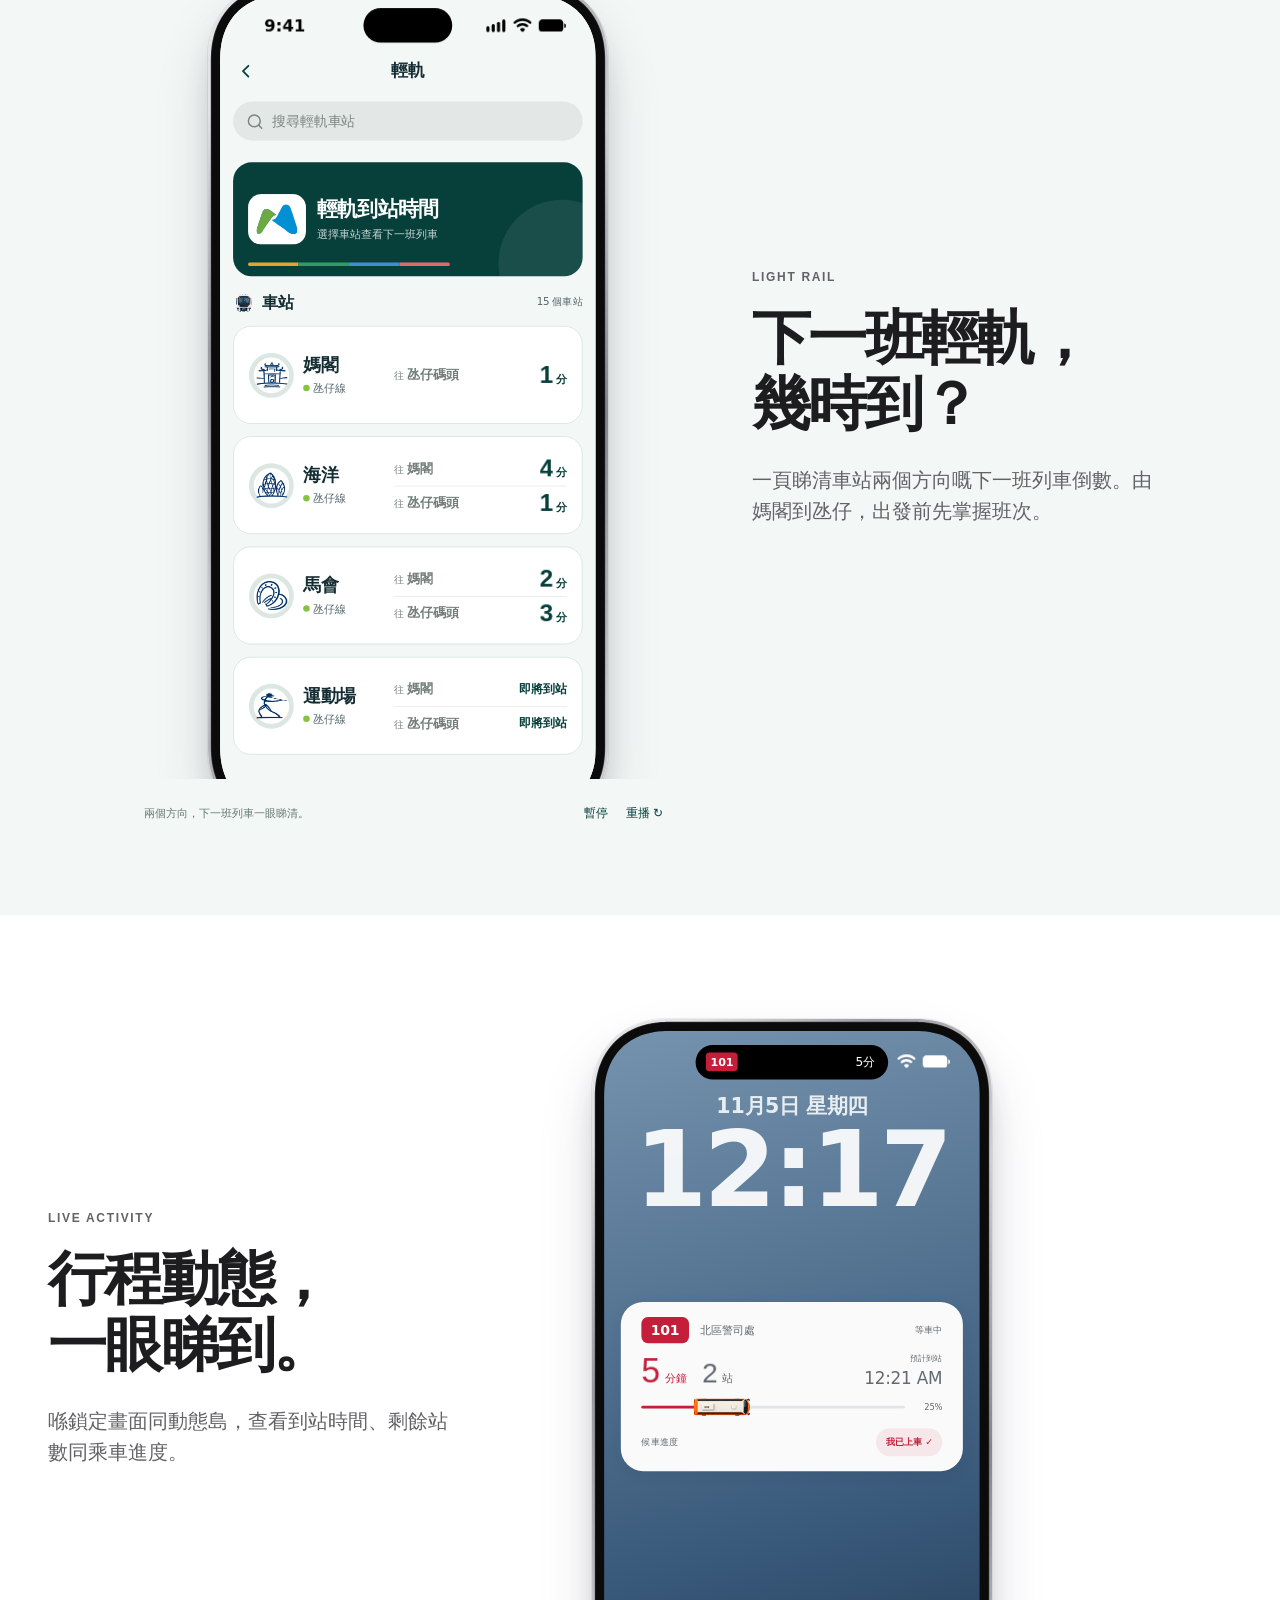
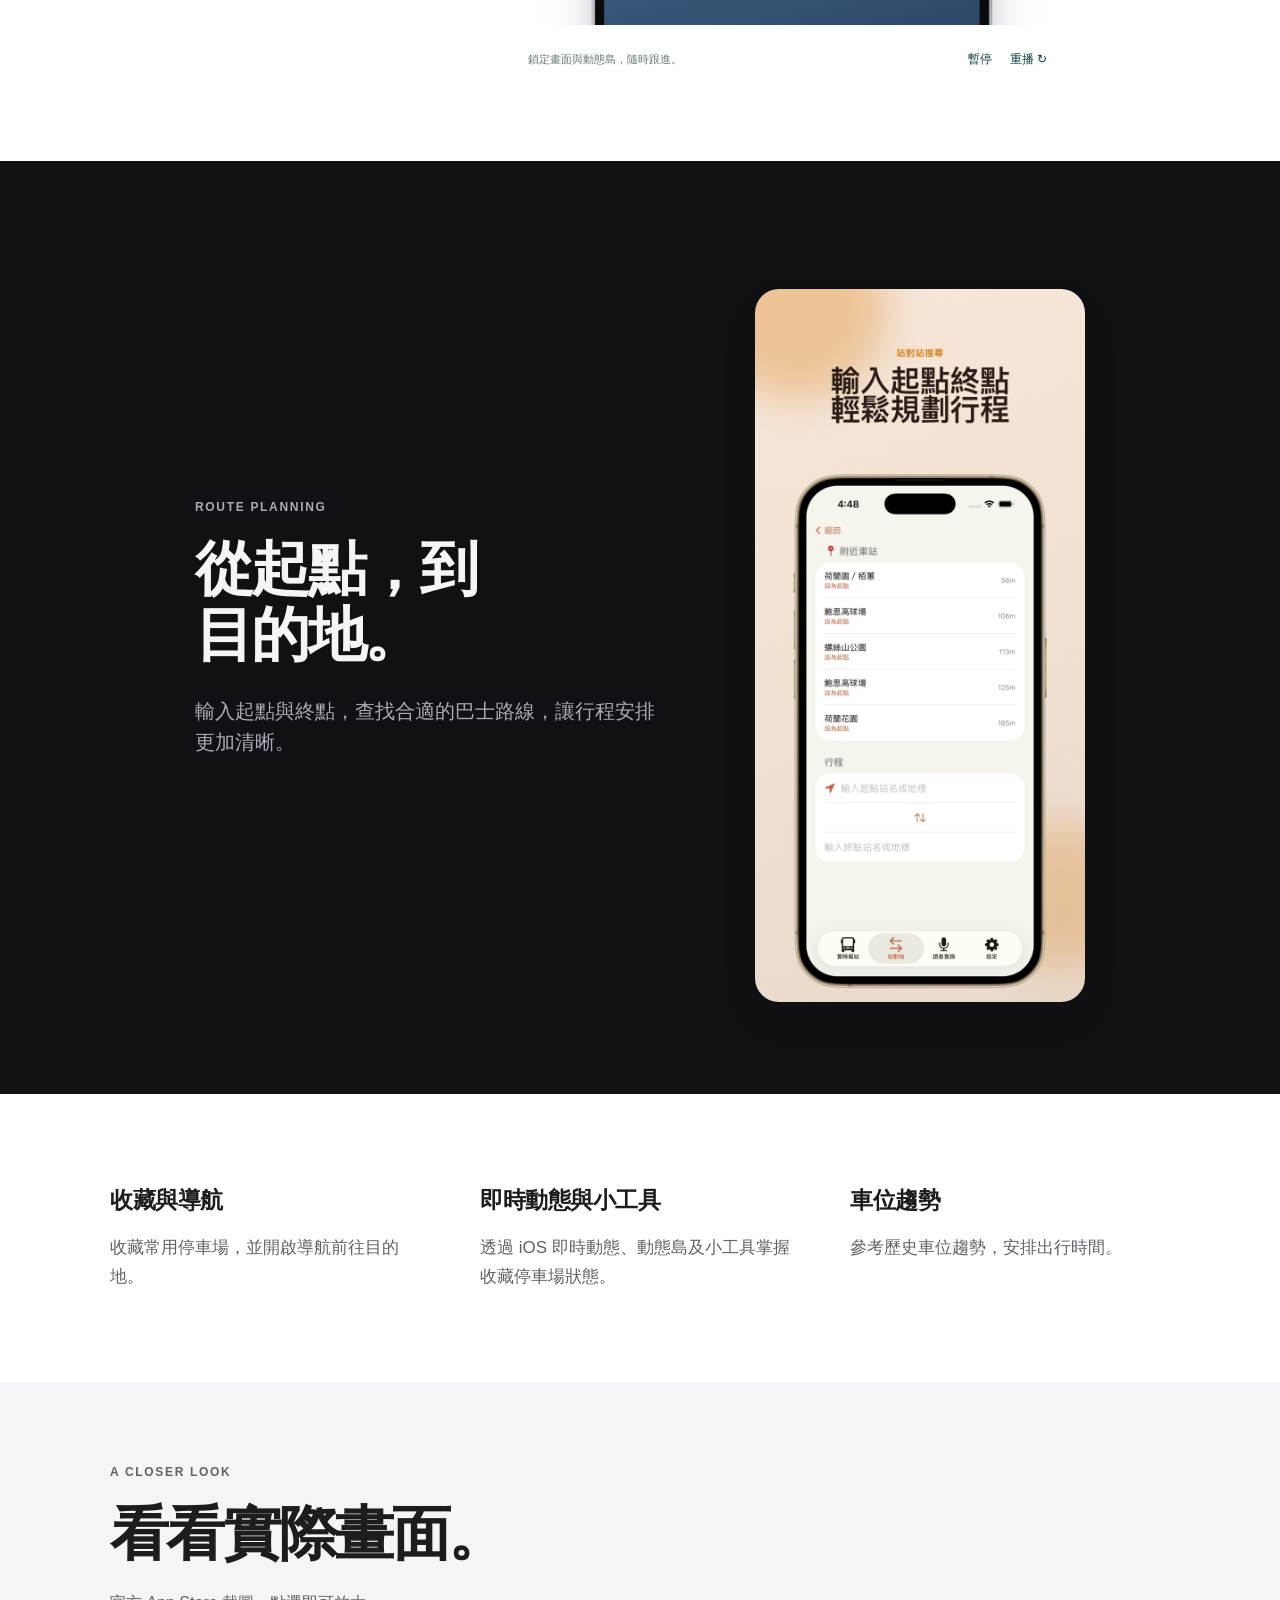
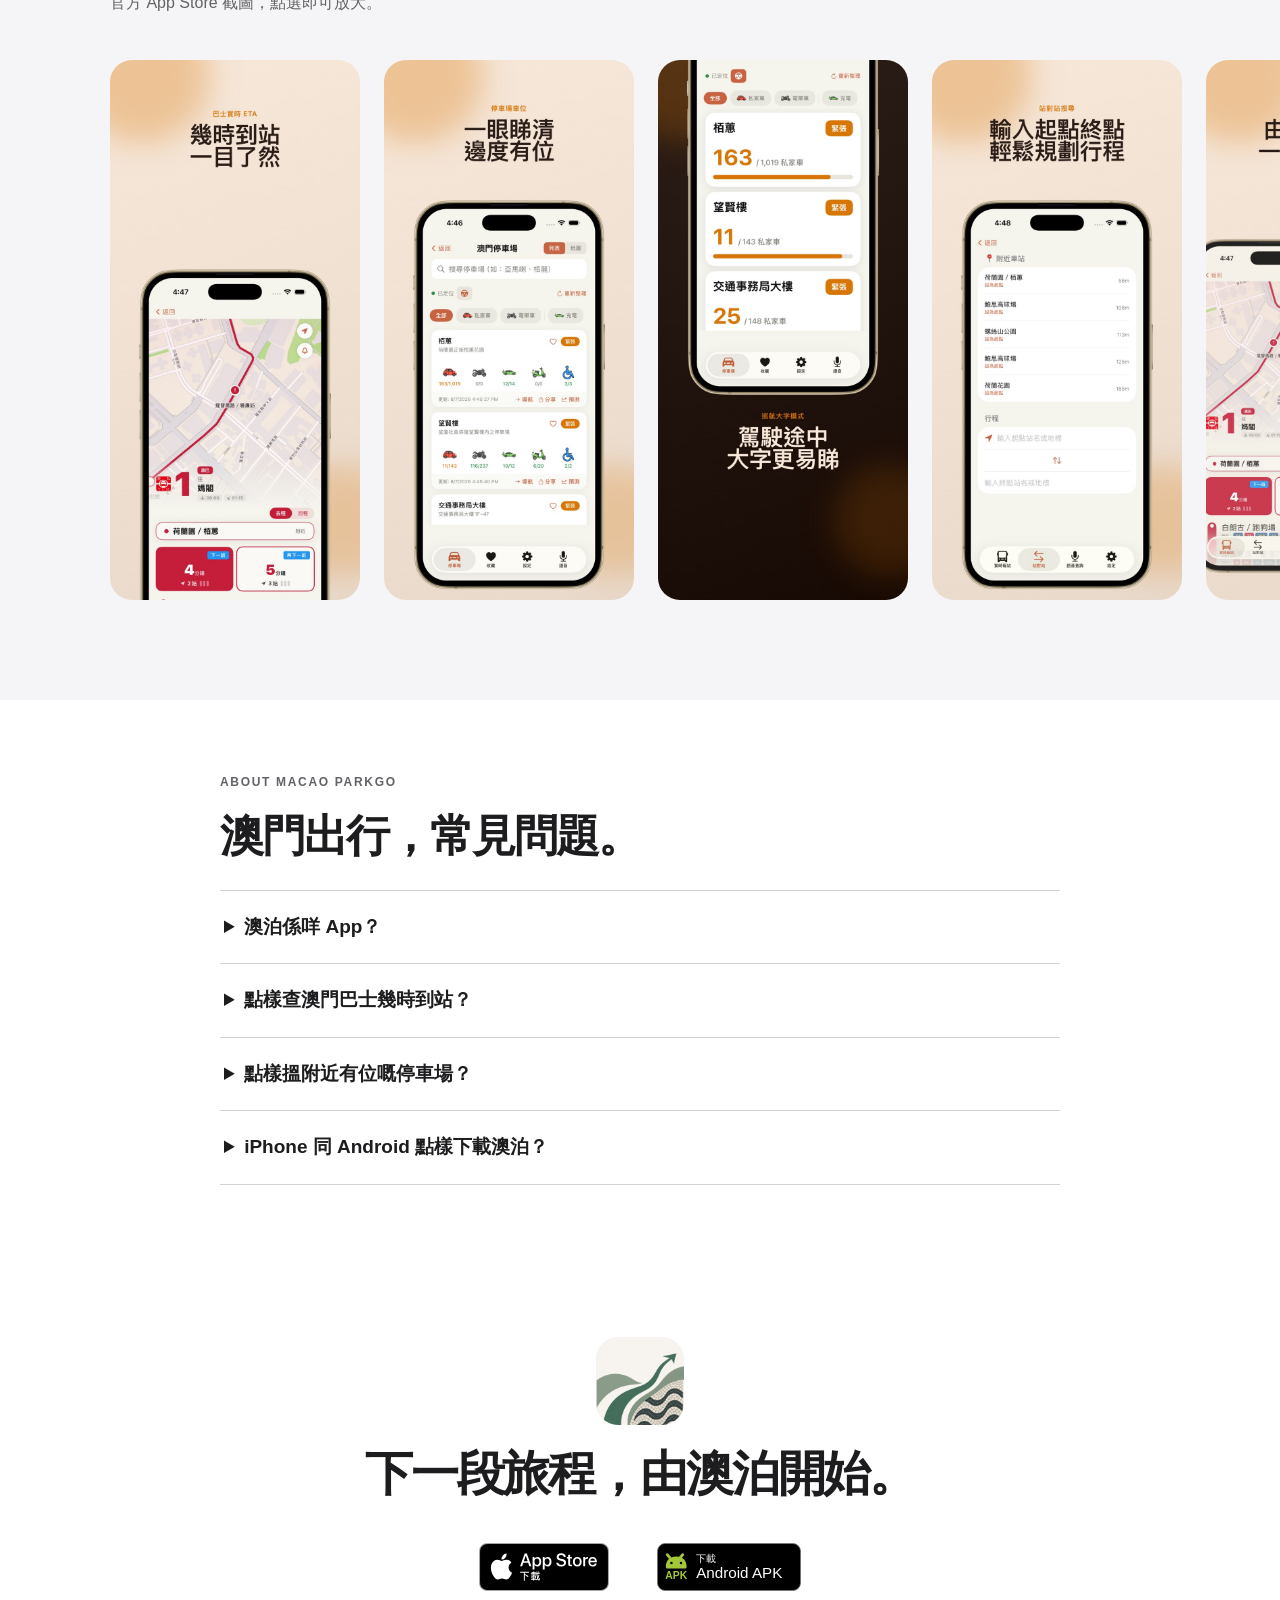
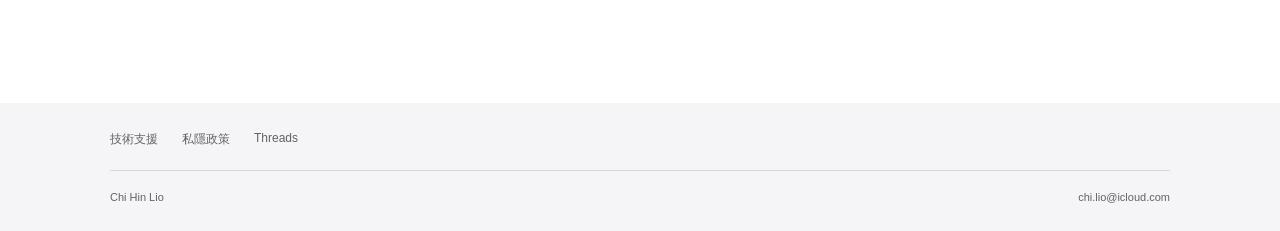
<file: parking.html>
<!doctype html><html lang="zh-Hant"><head><meta charset="utf-8"><meta name="viewport" content="width=device-width,initial-scale=1"><meta name="theme-color" content="#f5f5f7"><title>澳泊 Macao ParkGo｜澳門巴士、停車場與輕軌資訊</title><link rel="icon" href="assets/app-icon.png"><link rel="stylesheet" href="assets/site.css?v=20261027-search"><script src="assets/site.js" defer></script>
<meta name="description" content="澳泊 Macao ParkGo 整合澳門巴士到站時間、路線查詢、停車場車位及輕軌資訊，讓每段旅程心中有數。支援 iOS 及 Android。">
<link rel="canonical" href="https://chihin-lio.github.io/parking.html">
<meta name="author" content="Chi Hin Lio">
<meta property="og:type" content="website">
<meta property="og:site_name" content="Chi Hin Lio · Apps">
<meta property="og:locale" content="zh_TW">
<meta property="og:title" content="澳泊 Macao ParkGo｜澳門巴士、停車場與輕軌資訊">
<meta property="og:description" content="澳泊 Macao ParkGo 整合澳門巴士到站時間、路線查詢、停車場車位及輕軌資訊，讓每段旅程心中有數。支援 iOS 及 Android。">
<meta property="og:url" content="https://chihin-lio.github.io/parking.html">
<meta property="og:image" content="https://chihin-lio.github.io/assets/og/parkgo.jpg">
<meta property="og:image:secure_url" content="https://chihin-lio.github.io/assets/og/parkgo.jpg">
<meta property="og:image:type" content="image/jpeg">
<meta property="og:image:width" content="1200">
<meta property="og:image:height" content="630">
<meta property="og:image:alt" content="澳泊 Macao ParkGo：每段旅程，心中有數。巴士到站、停車場車位與輕軌資訊。">
<meta name="twitter:card" content="summary_large_image">
<meta name="twitter:title" content="澳泊 Macao ParkGo｜澳門巴士、停車場與輕軌資訊">
<meta name="twitter:description" content="澳泊 Macao ParkGo 整合澳門巴士到站時間、路線查詢、停車場車位及輕軌資訊，讓每段旅程心中有數。支援 iOS 及 Android。">
<meta name="twitter:image" content="https://chihin-lio.github.io/assets/og/parkgo.jpg">
<meta name="twitter:image:alt" content="澳泊 Macao ParkGo：每段旅程，心中有數。巴士到站、停車場車位與輕軌資訊。">
<link rel="apple-touch-icon" href="https://chihin-lio.github.io/assets/app-icon.png">
<script type="application/ld+json">{"@context":"https://schema.org","@graph":[{"@type":"WebSite","@id":"https://chihin-lio.github.io/#website","url":"https://chihin-lio.github.io/","name":"Chi Hin Lio · Apps","inLanguage":["zh-Hant","en"],"author":{"@type":"Person","name":"Chi Hin Lio"}},{"@type":"WebPage","@id":"https://chihin-lio.github.io/parking.html#webpage","url":"https://chihin-lio.github.io/parking.html","name":"澳泊 Macao ParkGo｜澳門巴士、停車場與輕軌資訊","description":"澳泊 Macao ParkGo 整合澳門巴士到站時間、路線查詢、停車場車位及輕軌資訊，讓每段旅程心中有數。支援 iOS 及 Android。","inLanguage":"zh-Hant","isPartOf":{"@id":"https://chihin-lio.github.io/#website"},"primaryImageOfPage":{"@type":"ImageObject","url":"https://chihin-lio.github.io/assets/og/parkgo.jpg","width":1200,"height":630},"about":[{"@id":"https://chihin-lio.github.io/parking.html#app"}]},{"@type":"MobileApplication","@id":"https://chihin-lio.github.io/parking.html#app","name":"澳泊 Macao ParkGo","url":"https://chihin-lio.github.io/parking.html","description":"澳泊 Macao ParkGo 整合澳門巴士到站時間、路線查詢、停車場車位及輕軌資訊，讓每段旅程心中有數。支援 iOS 及 Android。","applicationCategory":"TravelApplication","operatingSystem":"iOS, Android","image":"https://chihin-lio.github.io/assets/app-icon.png","installUrl":"https://apps.apple.com/mo/app/id6767880155","author":{"@type":"Person","name":"Chi Hin Lio"},"alternateName":["澳泊","ParkGo","Macao ParkGo"],"featureList":["澳門巴士到站資訊","站對站巴士路線搜尋","附近停車場車位查詢","私家車、電單車及充電車位資訊","收藏停車場與導航"]}]}</script>
<link rel="stylesheet" href="assets/parkgo-showcase/parkgo-demos.css?v=20261105-loop2"><script type="module" src="assets/parkgo-showcase/parkgo-demos.js?v=20261105-loop2"></script></head><body><a class="skip" href="#main"><span class="" data-zh="跳至內容" data-en="Skip to content">跳至內容</span></a><header class="nav"><nav aria-label="Main navigation"><a class="brand" href="index.html"><span class="" data-zh="應用程式" data-en="Apps">應用程式</span></a><div class="nav-links"><a  href="index.html"><span class="" data-zh="總覽" data-en="Overview">總覽</span></a><a aria-current=page href="parking.html"><span class="" data-zh="澳泊" data-en="Macao ParkGo">澳泊</span></a><a  href="api-matrix.html"><span class="" data-zh="API Matrix" data-en="API Matrix">API Matrix</span></a></div><button class="language" aria-label="Switch language" type="button">EN</button></nav></header><main id="main"><section class="product-hero warm"><img class="app-icon" src="assets/app-icon.png" alt="澳泊 Macao ParkGo" width="96" height="96"><p class="eyebrow">MACAO PARKGO</p><h1 class="" data-zh="澳泊" data-en="Macao ParkGo">澳泊</h1><h2 class="" data-zh="澳門巴士到站與停車場車位。" data-en="Macao bus arrivals and parking spaces.">澳門巴士到站與停車場車位。</h2><p class="lead" data-zh="澳泊 Macao ParkGo 係澳門出行 App，整合巴士即時到站、站對站路線搜尋及停車場車位查詢。支援 iOS 及 Android。" data-en="Macao ParkGo is a travel app for Macao, with bus arrivals, stop-to-stop route searches and parking availability. Available on iOS and Android.">澳泊 Macao ParkGo 係澳門出行 App，整合巴士即時到站、站對站路線搜尋及停車場車位查詢。支援 iOS 及 Android。</p><div class="actions"><a class="store-badge" href="https://apps.apple.com/mo/app/id6767880155" aria-label="在 App Store 下載"><img src="assets/app-store-zh.svg" data-badge alt="在 App Store 下載" width="144" height="48"></a><a class="store-badge apk-badge" href="https://github.com/HiNesslio/parkgo-android-releases/releases/latest/download/app-release.apk" aria-label="下載 Android APK"><img src="assets/android-apk-zh.svg" data-apk-badge alt="下載 Android APK" width="144" height="48"></a><a class="text-link" href="#features"><span class="" data-zh="探索功能 ↓" data-en="Explore features ↓">探索功能 ↓</span></a></div><div class="hero-screens"><img src="assets/parkgo-2.jpg" alt="澳泊官方停車場截圖" width="740" height="1600"><img src="assets/parkgo-1.jpg" alt="澳泊官方巴士截圖" width="740" height="1600"><img src="assets/parkgo-3.jpg" alt="澳泊官方功能截圖" width="740" height="1600"></div></section><div id="features"><section class="feature motion-feature" id="bus-arrivals"><div class="feature-copy"><p class="eyebrow">BUS ARRIVALS</p><h2 id="bus-arrivals-title" class="" data-zh="下一班巴士，提前掌握。" data-en="Your next bus, in view.">下一班巴士，提前掌握。</h2><p class="lead" data-zh="查看即時到站時間、附近站點與途經路線。收藏常用路線，出門前做好準備。" data-en="Check arrival times, nearby stops and routes. Keep your regular journeys close at hand.">查看即時到站時間、附近站點與途經路線。收藏常用路線，出門前做好準備。</p></div><div class="feature-demo" data-parkgo-demo="bus" data-parkgo-assets="assets/parkgo-showcase/native/" role="group" aria-labelledby="bus-arrivals-title"><div class="pg-demo-fallback"><img src="assets/parkgo-showcase/native/bus-map-v3.png" alt="澳泊 5 號線巴士到站介面" loading="lazy" width="1320" height="2868"></div></div></section><section class="feature reverse motion-feature" id="parking-spaces"><div class="feature-copy"><p class="eyebrow">PARKING</p><h2 id="parking-spaces-title" class="" data-zh="尋找車位，更有方向。" data-en="Find a place to park.">尋找車位，更有方向。</h2><p class="lead" data-zh="以地圖或列表比較附近停車場，查閱私家車、電單車及充電車位資訊。" data-en="Compare nearby car parks on a map or in a list, with spaces for cars, motorcycles and charging.">以地圖或列表比較附近停車場，查閱私家車、電單車及充電車位資訊。</p></div><div class="feature-demo" data-parkgo-demo="parking" data-parkgo-assets="assets/parkgo-showcase/native/" role="group" aria-labelledby="parking-spaces-title"><div class="pg-demo-fallback"><img src="assets/parkgo-2.jpg" alt="澳泊停車場介面" loading="lazy" width="740" height="1600"></div></div></section><section class="feature reverse motion-feature" id="lrt-arrivals"><div class="feature-copy"><p class="eyebrow">LIGHT RAIL</p><h2 id="lrt-arrivals-title" data-zh="下一班輕軌，幾時到？" data-en="Your next train, at a glance.">下一班輕軌，幾時到？</h2><p class="lead" data-zh="一頁睇清車站兩個方向嘅下一班列車倒數。由媽閣到氹仔，出發前先掌握班次。" data-en="See countdowns for the next trains in both directions. Check your service before travelling between Barra and Taipa.">一頁睇清車站兩個方向嘅下一班列車倒數。由媽閣到氹仔，出發前先掌握班次。</p></div><div class="feature-demo" data-parkgo-demo="lrt" data-parkgo-assets="assets/parkgo-showcase/native/" role="group" aria-labelledby="lrt-arrivals-title"><div class="pg-demo-fallback"><img src="assets/parkgo-showcase/native/lrt-reference.png" alt="澳泊輕軌到站時間介面" loading="lazy" width="1320" height="2868"></div></div></section><section class="feature motion-feature" id="live-activity"><div class="feature-copy"><p class="eyebrow">LIVE ACTIVITY</p><h2 id="live-activity-title" data-zh="行程動態，一眼睇到。" data-en="Your journey. Always in view.">行程動態，一眼睇到。</h2><p class="lead" data-zh="喺鎖定畫面同動態島，查看到站時間、剩餘站數同乘車進度。" data-en="Check arrival estimates, remaining stops and journey progress on your Lock Screen and Dynamic Island.">喺鎖定畫面同動態島，查看到站時間、剩餘站數同乘車進度。</p></div><div class="feature-demo" data-parkgo-demo="live" data-parkgo-assets="assets/parkgo-showcase/native/" role="group" aria-labelledby="live-activity-title"><div class="pg-demo-fallback"><img src="assets/parkgo-3.jpg" alt="澳泊功能展示" loading="lazy" width="740" height="1600"></div></div></section><section class="feature  dark"><div class="feature-copy"><p class="eyebrow">ROUTE PLANNING</p><h2 class="" data-zh="從起點，到目的地。" data-en="From here to there.">從起點，到目的地。</h2><p class="lead" data-zh="輸入起點與終點，查找合適的巴士路線，讓行程安排更加清晰。" data-en="Find suitable bus routes between your starting point and destination for a clearer journey.">輸入起點與終點，查找合適的巴士路線，讓行程安排更加清晰。</p></div><div class="feature-image"><img src="assets/parkgo-4.jpg" alt="parkgo 官方功能截圖" decoding="async" width="740" height="1600"></div></section></div><section class="details-grid"><article><h3 class="" data-zh="收藏與導航" data-en="Save and navigate">收藏與導航</h3><p class="" data-zh="收藏常用停車場，並開啟導航前往目的地。" data-en="Save favourite car parks and open directions to your destination.">收藏常用停車場，並開啟導航前往目的地。</p></article><article><h3 class="" data-zh="即時動態與小工具" data-en="Live Activities &amp; widgets">即時動態與小工具</h3><p class="" data-zh="透過 iOS 即時動態、動態島及小工具掌握收藏停車場狀態。" data-en="Follow saved car parks with iOS Live Activities, Dynamic Island and widgets.">透過 iOS 即時動態、動態島及小工具掌握收藏停車場狀態。</p></article><article><h3 class="" data-zh="車位趨勢" data-en="Parking trends">車位趨勢</h3><p class="" data-zh="參考歷史車位趨勢，安排出行時間。" data-en="Explore historical availability trends when planning a journey.">參考歷史車位趨勢，安排出行時間。</p></article></section><section class="gallery-section"><div class="section-heading"><p class="eyebrow">A CLOSER LOOK</p><h2 class="" data-zh="看看實際畫面。" data-en="Take a closer look.">看看實際畫面。</h2><p class="" data-zh="官方 App Store 截圖，點選即可放大。" data-en="Official App Store screenshots. Select to enlarge.">官方 App Store 截圖，點選即可放大。</p></div><div class="gallery"><button class="shot" data-gallery="parkgo" data-index="0" aria-label="parkgo screenshot 1"><img src="assets/parkgo-1.jpg" alt="parkgo 官方截圖 1" width="740" height="1600" decoding="async"></button><button class="shot" data-gallery="parkgo" data-index="1" aria-label="parkgo screenshot 2"><img src="assets/parkgo-2.jpg" alt="parkgo 官方截圖 2" width="740" height="1600" decoding="async"></button><button class="shot" data-gallery="parkgo" data-index="2" aria-label="parkgo screenshot 3"><img src="assets/parkgo-3.jpg" alt="parkgo 官方截圖 3" width="740" height="1600" decoding="async"></button><button class="shot" data-gallery="parkgo" data-index="3" aria-label="parkgo screenshot 4"><img src="assets/parkgo-4.jpg" alt="parkgo 官方截圖 4" width="740" height="1600" decoding="async"></button><button class="shot" data-gallery="parkgo" data-index="4" aria-label="parkgo screenshot 5"><img src="assets/parkgo-5.jpg" alt="parkgo 官方截圖 5" width="740" height="1600" decoding="async"></button><button class="shot" data-gallery="parkgo" data-index="5" aria-label="parkgo screenshot 6"><img src="assets/parkgo-6.jpg" alt="parkgo 官方截圖 6" width="740" height="1600" decoding="async"></button></div></section><section class="parkgo-faq" id="questions" aria-labelledby="questions-title"><p class="eyebrow">ABOUT MACAO PARKGO</p><h2 id="questions-title" data-zh="澳門出行，常見問題。" data-en="Getting around Macao: common questions.">澳門出行，常見問題。</h2><details><summary data-zh="澳泊係咩 App？" data-en="What is Macao ParkGo?">澳泊係咩 App？</summary><p data-zh="澳泊 Macao ParkGo 係澳門出行 App，可查詢巴士到站、站對站路線同停車場車位，方便安排日常出行。" data-en="Macao ParkGo is a travel app for Macao. It brings together bus arrivals, stop-to-stop route searches and parking availability for everyday journeys.">澳泊 Macao ParkGo 係澳門出行 App，可查詢巴士到站、站對站路線同停車場車位，方便安排日常出行。</p></details><details><summary data-zh="點樣查澳門巴士幾時到站？" data-en="How can I check bus arrivals in Macao?">點樣查澳門巴士幾時到站？</summary><p data-zh="喺澳泊查看附近巴士站，或者搜尋路線同站點，即可查閱到站資訊。亦可輸入起點同目的地，搜尋合適嘅巴士路線。" data-en="Find a nearby bus stop or search for a route or stop in Macao ParkGo to check arrivals. Enter a starting point and destination to find suitable bus routes.">喺澳泊查看附近巴士站，或者搜尋路線同站點，即可查閱到站資訊。亦可輸入起點同目的地，搜尋合適嘅巴士路線。</p></details><details><summary data-zh="點樣搵附近有位嘅停車場？" data-en="How can I find nearby parking spaces?">點樣搵附近有位嘅停車場？</summary><p data-zh="喺澳泊以地圖或列表比較附近停車場，查看私家車、電單車及充電車位資訊，再開啟導航。" data-en="Compare nearby car parks on the map or in a list, check car, motorcycle and charging-space information, then open directions.">喺澳泊以地圖或列表比較附近停車場，查看私家車、電單車及充電車位資訊，再開啟導航。</p></details><details><summary data-zh="iPhone 同 Android 點樣下載澳泊？" data-en="Where can I download Macao ParkGo?">iPhone 同 Android 點樣下載澳泊？</summary><p data-zh="iPhone 用戶可經本頁 App Store 連結下載澳泊。Android 用戶可經本頁 Android APK 連結下載。" data-en="Download Macao ParkGo for iPhone using the App Store link on this page. Android users can use the Android APK link.">iPhone 用戶可經本頁 App Store 連結下載澳泊。Android 用戶可經本頁 Android APK 連結下載。</p></details></section><section class="download"><img class="app-icon" src="assets/app-icon.png" alt="澳泊 Macao ParkGo" width="96" height="96"><h2 class="" data-zh="下一段旅程，由澳泊開始。" data-en="Make your next journey a little easier.">下一段旅程，由澳泊開始。</h2><div class="actions"><a class="store-badge" href="https://apps.apple.com/mo/app/id6767880155" aria-label="在 App Store 下載"><img src="assets/app-store-zh.svg" data-badge alt="在 App Store 下載" width="144" height="48"></a><a class="store-badge apk-badge" href="https://github.com/HiNesslio/parkgo-android-releases/releases/latest/download/app-release.apk" aria-label="下載 Android APK"><img src="assets/android-apk-zh.svg" data-apk-badge alt="下載 Android APK" width="144" height="48"></a></div></section></main><footer><div class="footer-links"><a href="support.html"><span class="" data-zh="技術支援" data-en="Support">技術支援</span></a><a href="privacy.html"><span class="" data-zh="私隱政策" data-en="Privacy">私隱政策</span></a><a href="https://www.threads.com/@macaoparkgo">Threads</a></div><div class="signature"><span>Chi Hin Lio</span><a href="mailto:chi.lio@icloud.com">chi.lio@icloud.com</a></div></footer><dialog class="viewer" aria-label="App screenshot"><button class="close" aria-label="Close">×</button><button class="prev" aria-label="Previous screenshot">‹</button><img src="assets/parkgo-1.jpg" alt=""><button class="next" aria-label="Next screenshot">›</button><p class="counter" aria-live="polite"></p></dialog></body></html>
</file>
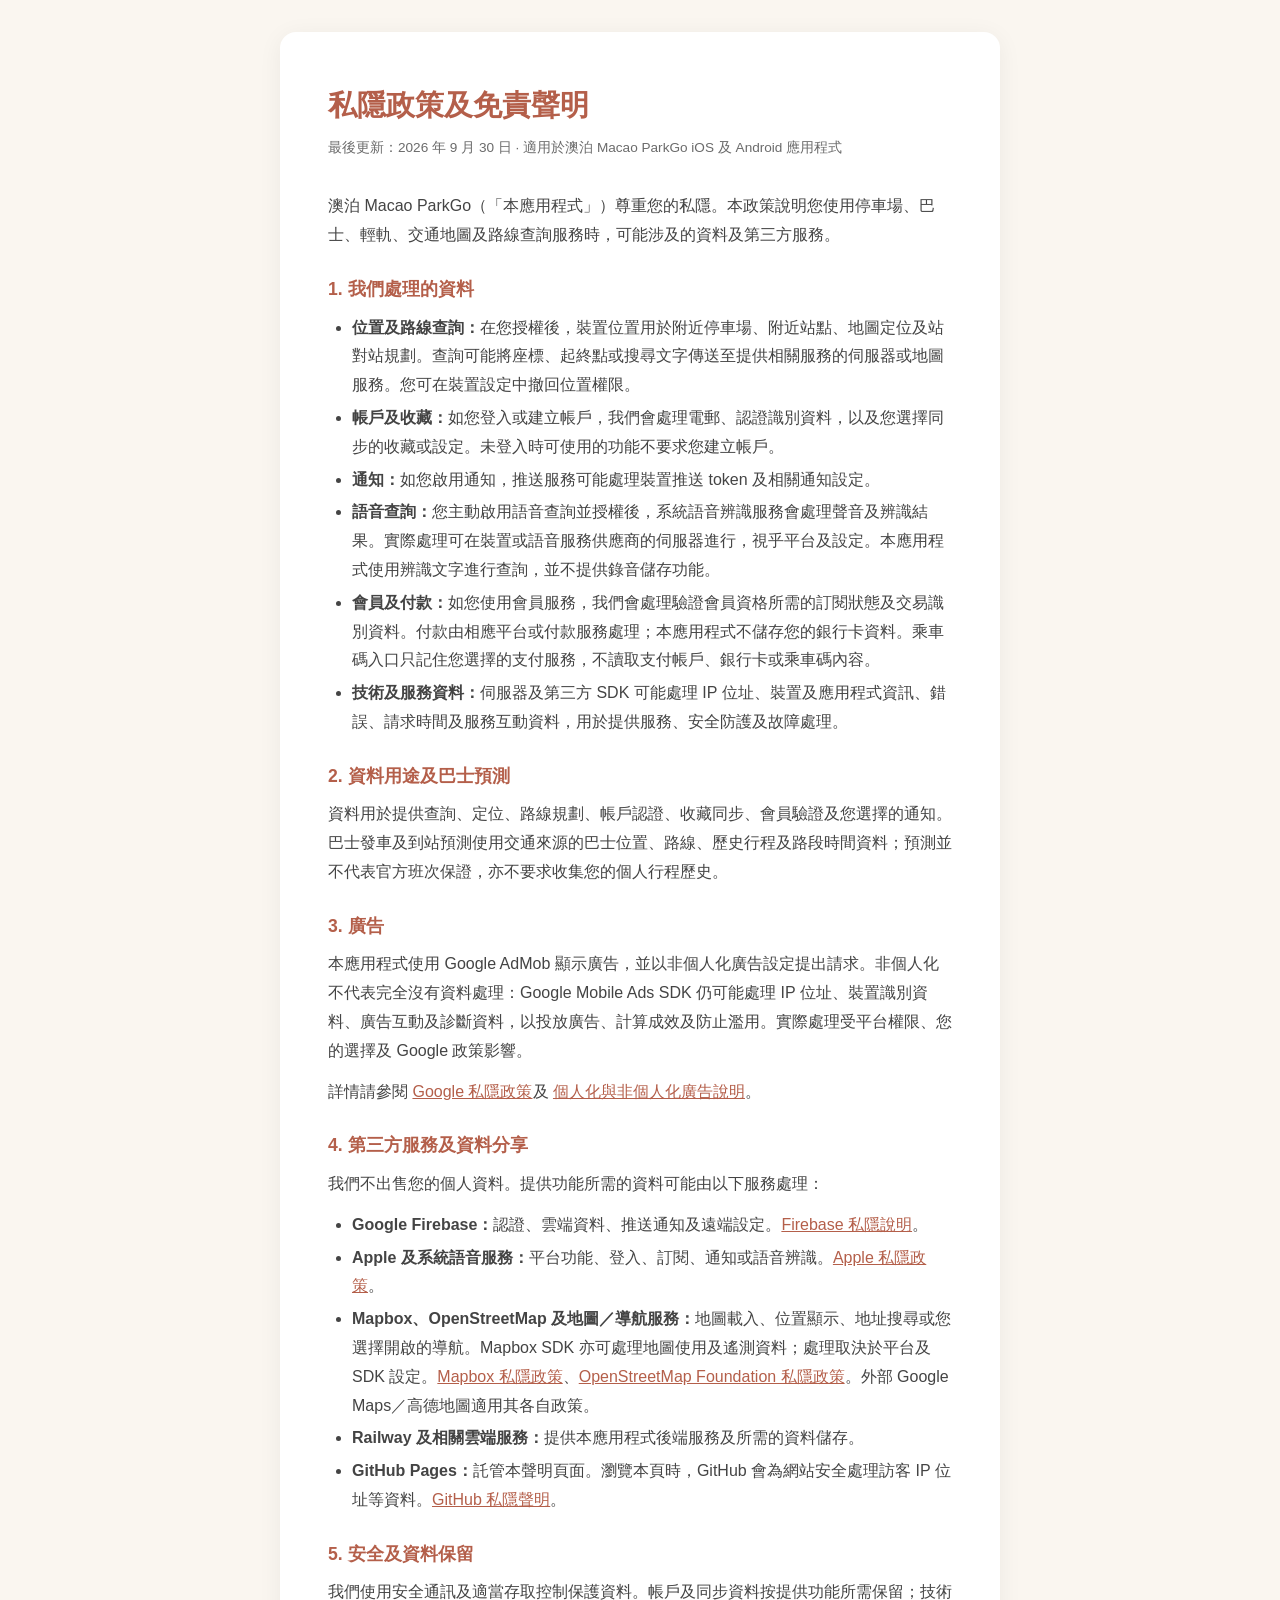
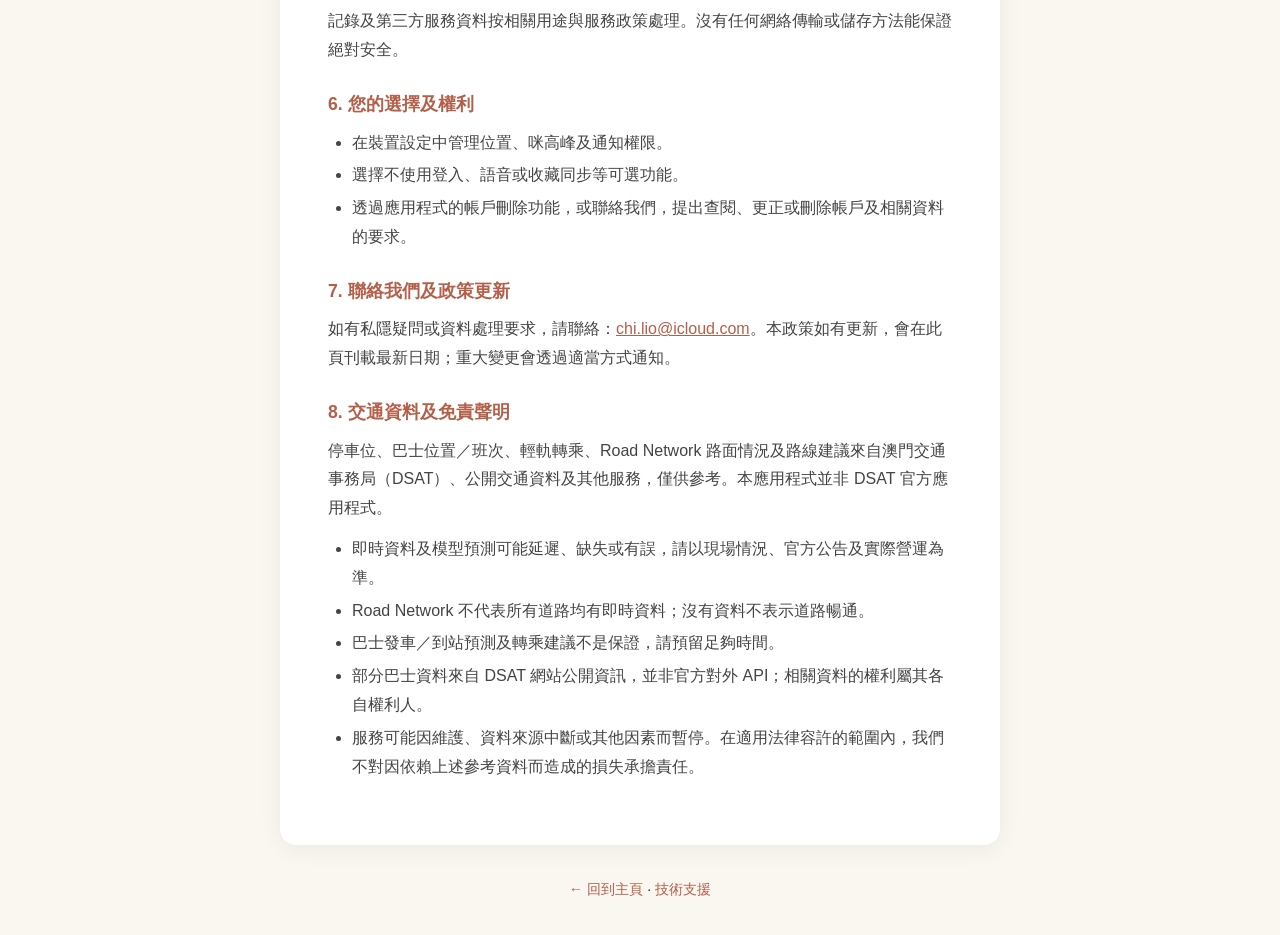
<file: privacy.html>
<!DOCTYPE html>
<html lang="zh-Hant">
<head>
<meta charset="UTF-8">
<meta name="viewport" content="width=device-width, initial-scale=1.0">
<title>澳泊 Macao ParkGo｜私隱政策及免責聲明</title>

<style>
  * { margin: 0; padding: 0; box-sizing: border-box; }
  body { font-family: -apple-system, BlinkMacSystemFont, 'Segoe UI', Roboto, sans-serif; color: #2c2c2c; background: #faf6f0; line-height: 1.8; padding: 2rem; }
  .container { max-width: 720px; margin: 0 auto; background: #fff; border-radius: 16px; padding: 3rem; box-shadow: 0 4px 24px rgba(0,0,0,0.06); }
  h1 { font-size: 1.8rem; color: #b45f4a; margin-bottom: 0.25rem; }
  .updated { color: #6b6b6b; font-size: 0.85rem; margin-bottom: 2rem; }
  h2 { font-size: 1.1rem; color: #b45f4a; margin-top: 1.5rem; margin-bottom: 0.5rem; }
  p { margin-bottom: 0.75rem; color: #444; }
  ul { margin: 0.5rem 0 1rem 1.5rem; color: #444; }
  li { margin-bottom: 0.25rem; }
  a { color: #b45f4a; }
  .back-link { display: block; text-align: center; margin-top: 2rem; font-size: 0.9rem; }
  .back-link a { color: #b45f4a; text-decoration: none; font-weight: 500; }
  @media (max-width: 600px) { .container { padding: 1.5rem; } body { padding: 1rem; } }
</style>

<meta name="description" content="了解澳泊 Macao ParkGo 如何處理資料、保障私隱，以及交通資訊的使用條款與免責聲明。">
<link rel="canonical" href="https://chihin-lio.github.io/privacy.html">
<meta name="author" content="Chi Hin Lio">
<meta property="og:type" content="website">
<meta property="og:site_name" content="Chi Hin Lio · Apps">
<meta property="og:locale" content="zh_TW">
<meta property="og:title" content="澳泊 Macao ParkGo｜私隱政策及免責聲明">
<meta property="og:description" content="了解澳泊 Macao ParkGo 如何處理資料、保障私隱，以及交通資訊的使用條款與免責聲明。">
<meta property="og:url" content="https://chihin-lio.github.io/privacy.html">
<meta property="og:image" content="https://chihin-lio.github.io/assets/og/parkgo.jpg">
<meta property="og:image:secure_url" content="https://chihin-lio.github.io/assets/og/parkgo.jpg">
<meta property="og:image:type" content="image/jpeg">
<meta property="og:image:width" content="1200">
<meta property="og:image:height" content="630">
<meta property="og:image:alt" content="澳泊 Macao ParkGo：每段旅程，心中有數。">
<meta name="twitter:card" content="summary_large_image">
<meta name="twitter:title" content="澳泊 Macao ParkGo｜私隱政策及免責聲明">
<meta name="twitter:description" content="了解澳泊 Macao ParkGo 如何處理資料、保障私隱，以及交通資訊的使用條款與免責聲明。">
<meta name="twitter:image" content="https://chihin-lio.github.io/assets/og/parkgo.jpg">
<meta name="twitter:image:alt" content="澳泊 Macao ParkGo：每段旅程，心中有數。">
<link rel="icon" href="https://chihin-lio.github.io/assets/app-icon.png">
<link rel="apple-touch-icon" href="https://chihin-lio.github.io/assets/app-icon.png">
<script type="application/ld+json">{"@context":"https://schema.org","@graph":[{"@type":"WebSite","@id":"https://chihin-lio.github.io/#website","url":"https://chihin-lio.github.io/","name":"Chi Hin Lio · Apps","inLanguage":["zh-Hant","en"],"author":{"@type":"Person","name":"Chi Hin Lio"}},{"@type":"WebPage","@id":"https://chihin-lio.github.io/privacy.html#webpage","url":"https://chihin-lio.github.io/privacy.html","name":"澳泊 Macao ParkGo｜私隱政策及免責聲明","description":"了解澳泊 Macao ParkGo 如何處理資料、保障私隱，以及交通資訊的使用條款與免責聲明。","inLanguage":"zh-Hant","isPartOf":{"@id":"https://chihin-lio.github.io/#website"},"primaryImageOfPage":{"@type":"ImageObject","url":"https://chihin-lio.github.io/assets/og/parkgo.jpg","width":1200,"height":630}}]}</script>
</head>
<body>
<div class="container">
<h1>私隱政策及免責聲明</h1>
<p class="updated">最後更新：2026 年 9 月 30 日 · 適用於澳泊 Macao ParkGo iOS 及 Android 應用程式</p>
<p>澳泊 Macao ParkGo（「本應用程式」）尊重您的私隱。本政策說明您使用停車場、巴士、輕軌、交通地圖及路線查詢服務時，可能涉及的資料及第三方服務。</p>
<h2>1. 我們處理的資料</h2>
<ul>
<li><strong>位置及路線查詢：</strong>在您授權後，裝置位置用於附近停車場、附近站點、地圖定位及站對站規劃。查詢可能將座標、起終點或搜尋文字傳送至提供相關服務的伺服器或地圖服務。您可在裝置設定中撤回位置權限。</li>
<li><strong>帳戶及收藏：</strong>如您登入或建立帳戶，我們會處理電郵、認證識別資料，以及您選擇同步的收藏或設定。未登入時可使用的功能不要求您建立帳戶。</li>
<li><strong>通知：</strong>如您啟用通知，推送服務可能處理裝置推送 token 及相關通知設定。</li>
<li><strong>語音查詢：</strong>您主動啟用語音查詢並授權後，系統語音辨識服務會處理聲音及辨識結果。實際處理可在裝置或語音服務供應商的伺服器進行，視乎平台及設定。本應用程式使用辨識文字進行查詢，並不提供錄音儲存功能。</li>
<li><strong>會員及付款：</strong>如您使用會員服務，我們會處理驗證會員資格所需的訂閱狀態及交易識別資料。付款由相應平台或付款服務處理；本應用程式不儲存您的銀行卡資料。乘車碼入口只記住您選擇的支付服務，不讀取支付帳戶、銀行卡或乘車碼內容。</li>
<li><strong>技術及服務資料：</strong>伺服器及第三方 SDK 可能處理 IP 位址、裝置及應用程式資訊、錯誤、請求時間及服務互動資料，用於提供服務、安全防護及故障處理。</li>
</ul>
<h2>2. 資料用途及巴士預測</h2>
<p>資料用於提供查詢、定位、路線規劃、帳戶認證、收藏同步、會員驗證及您選擇的通知。巴士發車及到站預測使用交通來源的巴士位置、路線、歷史行程及路段時間資料；預測並不代表官方班次保證，亦不要求收集您的個人行程歷史。</p>
<h2>3. 廣告</h2>
<p>本應用程式使用 Google AdMob 顯示廣告，並以非個人化廣告設定提出請求。非個人化不代表完全沒有資料處理：Google Mobile Ads SDK 仍可能處理 IP 位址、裝置識別資料、廣告互動及診斷資料，以投放廣告、計算成效及防止濫用。實際處理受平台權限、您的選擇及 Google 政策影響。</p>
<p>詳情請參閱 <a href="https://policies.google.com/privacy">Google 私隱政策</a>及 <a href="https://support.google.com/admob/answer/7676680">個人化與非個人化廣告說明</a>。</p>
<h2>4. 第三方服務及資料分享</h2>
<p>我們不出售您的個人資料。提供功能所需的資料可能由以下服務處理：</p>
<ul>
<li><strong>Google Firebase：</strong>認證、雲端資料、推送通知及遠端設定。<a href="https://firebase.google.com/support/privacy">Firebase 私隱說明</a>。</li>
<li><strong>Apple 及系統語音服務：</strong>平台功能、登入、訂閱、通知或語音辨識。<a href="https://www.apple.com/legal/privacy/">Apple 私隱政策</a>。</li>
<li><strong>Mapbox、OpenStreetMap 及地圖／導航服務：</strong>地圖載入、位置顯示、地址搜尋或您選擇開啟的導航。Mapbox SDK 亦可處理地圖使用及遙測資料；處理取決於平台及 SDK 設定。<a href="https://www.mapbox.com/legal/privacy">Mapbox 私隱政策</a>、<a href="https://osmfoundation.org/wiki/Privacy_Policy">OpenStreetMap Foundation 私隱政策</a>。外部 Google Maps／高德地圖適用其各自政策。</li>
<li><strong>Railway 及相關雲端服務：</strong>提供本應用程式後端服務及所需的資料儲存。</li>
<li><strong>GitHub Pages：</strong>託管本聲明頁面。瀏覽本頁時，GitHub 會為網站安全處理訪客 IP 位址等資料。<a href="https://docs.github.com/en/site-policy/privacy-policies/github-general-privacy-statement">GitHub 私隱聲明</a>。</li>
</ul>
<h2>5. 安全及資料保留</h2>
<p>我們使用安全通訊及適當存取控制保護資料。帳戶及同步資料按提供功能所需保留；技術記錄及第三方服務資料按相關用途與服務政策處理。沒有任何網絡傳輸或儲存方法能保證絕對安全。</p>
<h2>6. 您的選擇及權利</h2>
<ul>
<li>在裝置設定中管理位置、咪高峰及通知權限。</li>
<li>選擇不使用登入、語音或收藏同步等可選功能。</li>
<li>透過應用程式的帳戶刪除功能，或聯絡我們，提出查閱、更正或刪除帳戶及相關資料的要求。</li>
</ul>
<h2>7. 聯絡我們及政策更新</h2>
<p>如有私隱疑問或資料處理要求，請聯絡：<a href="mailto:chi.lio@icloud.com">chi.lio@icloud.com</a>。本政策如有更新，會在此頁刊載最新日期；重大變更會透過適當方式通知。</p>
<h2>8. 交通資料及免責聲明</h2>
<p>停車位、巴士位置／班次、輕軌轉乘、Road Network 路面情況及路線建議來自澳門交通事務局（DSAT）、公開交通資料及其他服務，僅供參考。本應用程式並非 DSAT 官方應用程式。</p>
<ul>
<li>即時資料及模型預測可能延遲、缺失或有誤，請以現場情況、官方公告及實際營運為準。</li>
<li>Road Network 不代表所有道路均有即時資料；沒有資料不表示道路暢通。</li>
<li>巴士發車／到站預測及轉乘建議不是保證，請預留足夠時間。</li>
<li>部分巴士資料來自 DSAT 網站公開資訊，並非官方對外 API；相關資料的權利屬其各自權利人。</li>
<li>服務可能因維護、資料來源中斷或其他因素而暫停。在適用法律容許的範圍內，我們不對因依賴上述參考資料而造成的損失承擔責任。</li>
</ul>

</div>
<div class="back-link"><a href="parking.html">← 回到主頁</a> · <a href="support.html">技術支援</a></div>
</body>
</html>
</file>
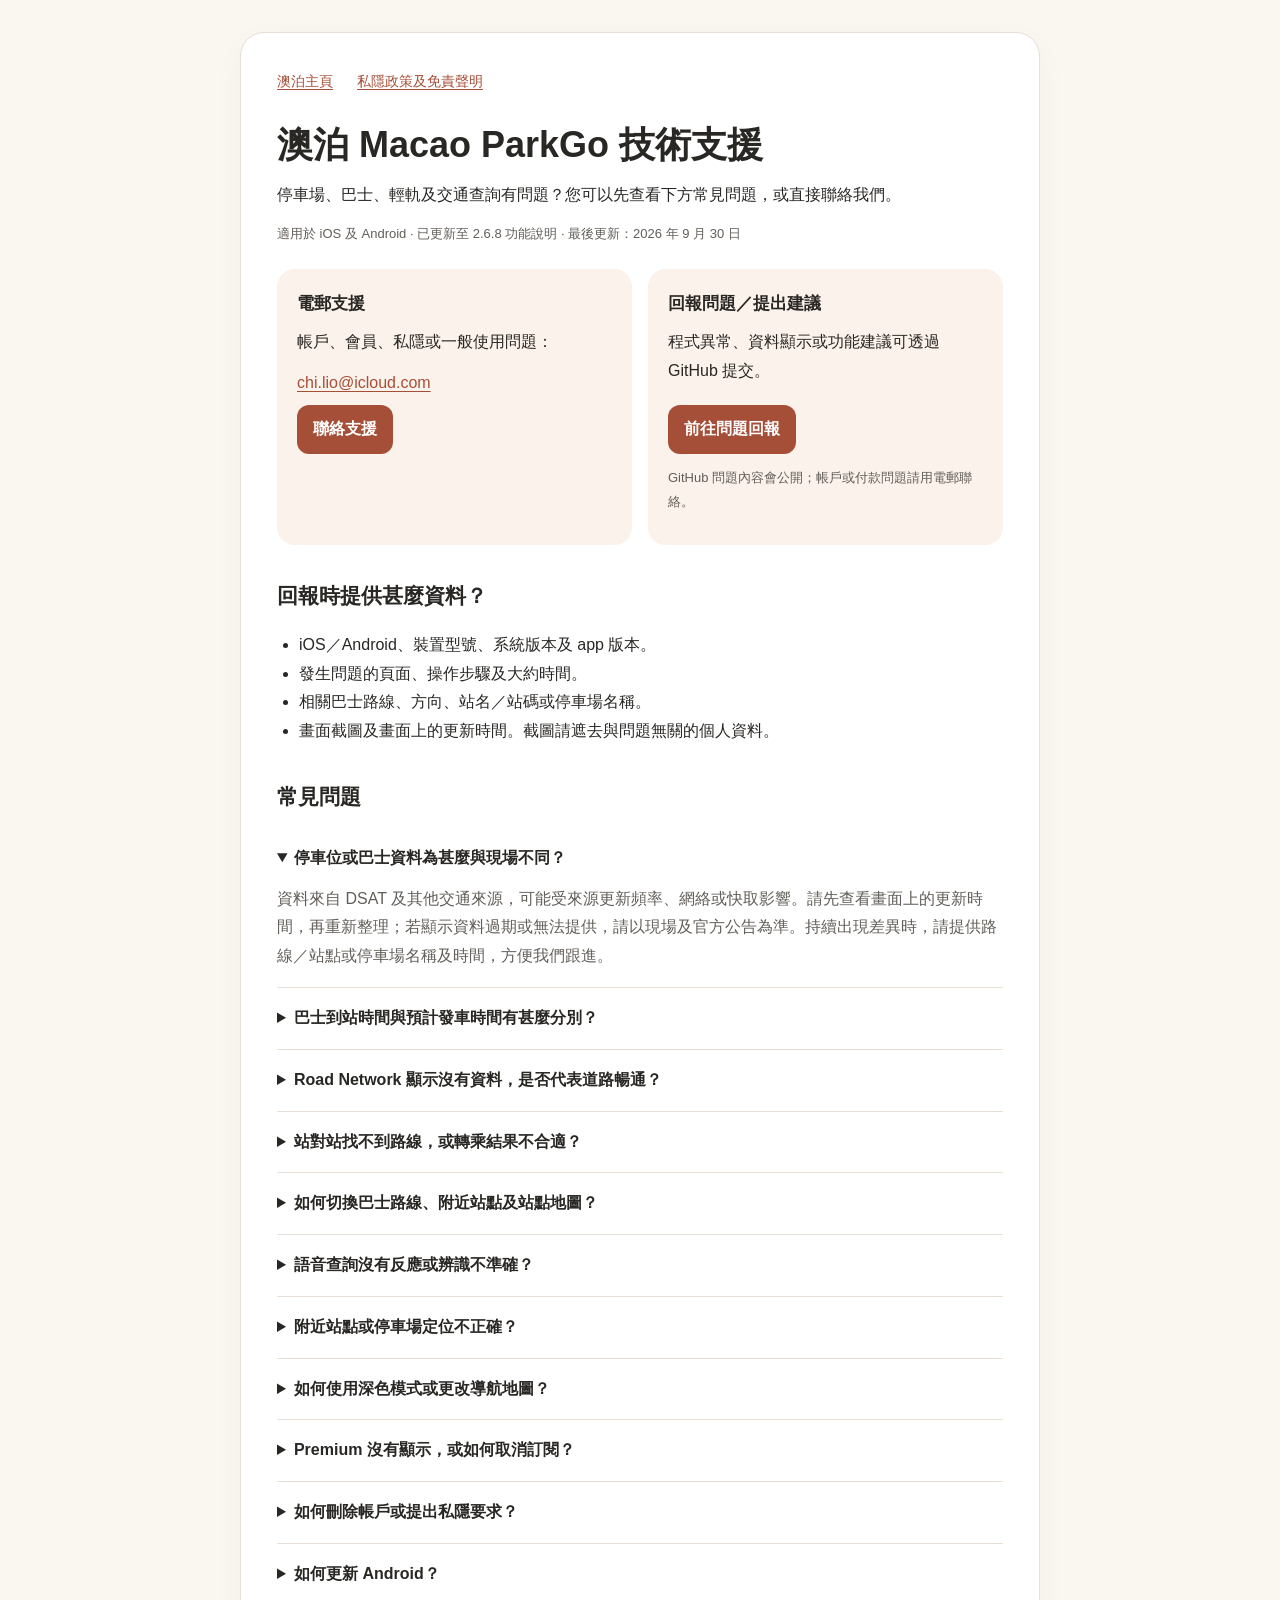
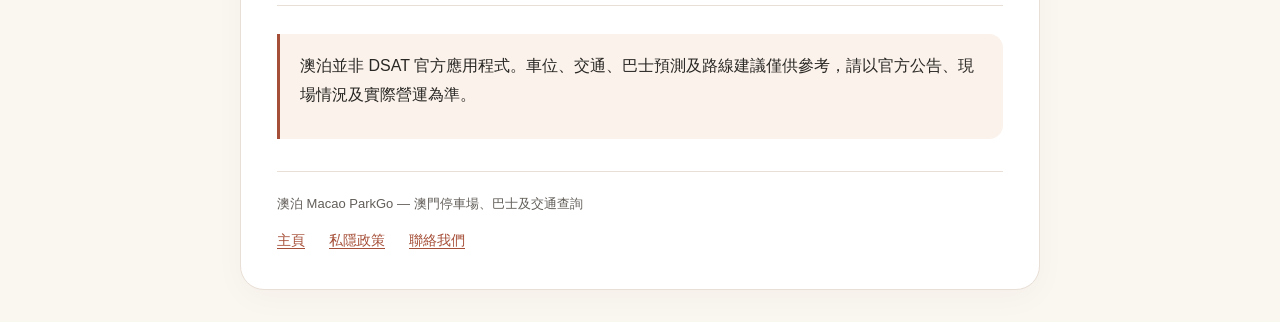
<file: support.html>
<!DOCTYPE html>
<html lang="zh-Hant">
<head>
<meta charset="UTF-8">
<meta name="viewport" content="width=device-width, initial-scale=1.0">


<title>澳泊 Macao ParkGo｜技術支援與常見問題</title>
<style>
  * { box-sizing: border-box; }
  :root { color-scheme: light dark; --bg:#faf6f0; --surface:#fff; --text:#292724; --muted:#625e59; --accent:#a64f38; --line:#e8dfd6; --soft:#fbf2eb; }
  body { margin:0; padding:32px 20px; font-family:-apple-system,BlinkMacSystemFont,'Segoe UI',Roboto,sans-serif; background:var(--bg); color:var(--text); line-height:1.8; }
  main { max-width:800px; margin:0 auto; padding:36px; background:var(--surface); border:1px solid var(--line); border-radius:24px; box-shadow:0 8px 32px #35251608; }
  nav { display:flex; flex-wrap:wrap; gap:12px 24px; font-size:14px; }
  a { color:var(--accent); text-underline-offset:3px; overflow-wrap:anywhere; }
  a:focus-visible,summary:focus-visible { outline:3px solid var(--accent); outline-offset:4px; }
  h1 { font-size:clamp(27px,5vw,36px); line-height:1.3; margin:28px 0 12px; }
  h2 { font-size:21px; margin:32px 0 12px; }
  h3 { font-size:17px; margin:0 0 8px; }
  p { margin:0 0 12px; }
  .meta { color:var(--muted); font-size:13px; }
  .contact-grid { display:grid; grid-template-columns:1fr 1fr; gap:16px; margin-top:24px; }
  .card { background:var(--soft); border-radius:18px; padding:20px; }
  .button { display:inline-block; margin-top:8px; padding:10px 16px; border-radius:12px; background:var(--accent); color:#fff; text-decoration:none; font-weight:600; }
  ul { padding-left:22px; }
  details { border-bottom:1px solid var(--line); padding:16px 0; }
  summary { cursor:pointer; font-weight:650; font-size:16px; }
  details p,details ul { margin-top:12px; margin-bottom:0; color:var(--muted); }
  .notice { margin-top:28px; padding:18px 20px; border-left:3px solid var(--accent); background:var(--soft); border-radius:0 14px 14px 0; }
  footer { margin-top:32px; padding-top:20px; border-top:1px solid var(--line); color:var(--muted); font-size:13px; }
  @media(max-width:600px) { body { padding:16px 12px; } main { padding:24px 20px; } .contact-grid { grid-template-columns:1fr; } }
  @media(prefers-color-scheme:dark) { :root { --bg:#171411; --surface:#211d19; --text:#f5efe9; --muted:#c2b7ad; --accent:#f2a080; --line:#40352d; --soft:#30271f; } .button { background:#bb5737; color:#fff; } }
</style>

<meta name="description" content="澳泊 Macao ParkGo iOS 及 Android 技術支援：停車場、巴士到站預測、路線規劃、語音查詢及帳戶常見問題。">
<link rel="canonical" href="https://chihin-lio.github.io/support.html">
<meta name="author" content="Chi Hin Lio">
<meta property="og:type" content="website">
<meta property="og:site_name" content="Chi Hin Lio · Apps">
<meta property="og:locale" content="zh_TW">
<meta property="og:title" content="澳泊 Macao ParkGo｜技術支援與常見問題">
<meta property="og:description" content="澳泊 Macao ParkGo iOS 及 Android 技術支援：停車場、巴士到站預測、路線規劃、語音查詢及帳戶常見問題。">
<meta property="og:url" content="https://chihin-lio.github.io/support.html">
<meta property="og:image" content="https://chihin-lio.github.io/assets/og/parkgo.jpg">
<meta property="og:image:secure_url" content="https://chihin-lio.github.io/assets/og/parkgo.jpg">
<meta property="og:image:type" content="image/jpeg">
<meta property="og:image:width" content="1200">
<meta property="og:image:height" content="630">
<meta property="og:image:alt" content="澳泊 Macao ParkGo：每段旅程，心中有數。">
<meta name="twitter:card" content="summary_large_image">
<meta name="twitter:title" content="澳泊 Macao ParkGo｜技術支援與常見問題">
<meta name="twitter:description" content="澳泊 Macao ParkGo iOS 及 Android 技術支援：停車場、巴士到站預測、路線規劃、語音查詢及帳戶常見問題。">
<meta name="twitter:image" content="https://chihin-lio.github.io/assets/og/parkgo.jpg">
<meta name="twitter:image:alt" content="澳泊 Macao ParkGo：每段旅程，心中有數。">
<link rel="icon" href="https://chihin-lio.github.io/assets/app-icon.png">
<link rel="apple-touch-icon" href="https://chihin-lio.github.io/assets/app-icon.png">
<script type="application/ld+json">{"@context":"https://schema.org","@graph":[{"@type":"WebSite","@id":"https://chihin-lio.github.io/#website","url":"https://chihin-lio.github.io/","name":"Chi Hin Lio · Apps","inLanguage":["zh-Hant","en"],"author":{"@type":"Person","name":"Chi Hin Lio"}},{"@type":"WebPage","@id":"https://chihin-lio.github.io/support.html#webpage","url":"https://chihin-lio.github.io/support.html","name":"澳泊 Macao ParkGo｜技術支援與常見問題","description":"澳泊 Macao ParkGo iOS 及 Android 技術支援：停車場、巴士到站預測、路線規劃、語音查詢及帳戶常見問題。","inLanguage":"zh-Hant","isPartOf":{"@id":"https://chihin-lio.github.io/#website"},"primaryImageOfPage":{"@type":"ImageObject","url":"https://chihin-lio.github.io/assets/og/parkgo.jpg","width":1200,"height":630}}]}</script>
</head>
<body>
<main>
<nav aria-label="網站導覽"><a href="parking.html">澳泊主頁</a><a href="privacy.html">私隱政策及免責聲明</a></nav>
<header>
<h1>澳泊 Macao ParkGo 技術支援</h1>
<p>停車場、巴士、輕軌及交通查詢有問題？您可以先查看下方常見問題，或直接聯絡我們。</p>
<p class="meta">適用於 iOS 及 Android · 已更新至 2.6.8 功能說明 · 最後更新：2026 年 9 月 30 日</p>
</header>
<section class="contact-grid" aria-label="聯絡支援">
<div class="card"><h3>電郵支援</h3><p>帳戶、會員、私隱或一般使用問題：</p><a href="mailto:chi.lio@icloud.com">chi.lio@icloud.com</a><br><a class="button" href="mailto:chi.lio@icloud.com?subject=Parking%20Go%20%E6%8A%80%E8%A1%93%E6%94%AF%E6%8F%B4">聯絡支援</a></div>
<div class="card"><h3>回報問題／提出建議</h3><p>程式異常、資料顯示或功能建議可透過 GitHub 提交。</p><a class="button" href="https://github.com/ChiHin-Lio/macau-bus-data/issues">前往問題回報</a><p class="meta" style="margin-top:12px">GitHub 問題內容會公開；帳戶或付款問題請用電郵聯絡。</p></div>
</section>
<section aria-labelledby="report-heading">
<h2 id="report-heading">回報時提供甚麼資料？</h2>
<ul><li>iOS／Android、裝置型號、系統版本及 app 版本。</li><li>發生問題的頁面、操作步驟及大約時間。</li><li>相關巴士路線、方向、站名／站碼或停車場名稱。</li><li>畫面截圖及畫面上的更新時間。截圖請遮去與問題無關的個人資料。</li></ul>
</section>
<section aria-labelledby="faq-heading">
<h2 id="faq-heading">常見問題</h2>
<details open><summary>停車位或巴士資料為甚麼與現場不同？</summary><p>資料來自 DSAT 及其他交通來源，可能受來源更新頻率、網絡或快取影響。請先查看畫面上的更新時間，再重新整理；若顯示資料過期或無法提供，請以現場及官方公告為準。持續出現差異時，請提供路線／站點或停車場名稱及時間，方便我們跟進。</p></details>
<details><summary>巴士到站時間與預計發車時間有甚麼分別？</summary><p>到站資訊描述巴士前往您所選站點的情況；預計發車時間則估算下一班車何時開出。2.6.8 加入基於歷史交通資料的發車預測。兩者都可能因交通、調度或資料缺失而改變，不代表官方保證班次。營運時間或營運狀態亦可能影響可用班次。</p></details>
<details><summary>Road Network 顯示沒有資料，是否代表道路暢通？</summary><p>不是。交通地圖的 Road Network 圖層顯示可取得的路面情況；部分道路可能未有資料，或資料已過期。請參照畫面圖例、資料時間及官方消息，並以實際道路狀況為準。</p></details>
<details><summary>站對站找不到路線，或轉乘結果不合適？</summary><p>請確認起終點及方向，亦可使用地圖選取位置，或改用附近巴士站。搜尋結果會受營運時間、步行距離及可用轉乘影響。若仍有問題，請提供起終點、查詢時間及截圖。適用站點會顯示「輕軌轉乘」提示，並不表示所有巴士站均可轉乘輕軌。</p></details>
<details><summary>如何切換巴士路線、附近站點及站點地圖？</summary><p>巴士路線／附近巴士站頁可用右上角切換鍵轉換顯示方式；附近站點卡片可展開查看途經路線及到站資訊。在「站點」頁，點右上角地圖鍵即可切換地圖／列表，並查看站點位置。</p></details>
<details><summary>語音查詢沒有反應或辨識不準確？</summary><p>iOS 及 Android 使用各自的平台語音辨識服務。請確認已授權咪高峰及相關語音權限，並在較安靜環境清楚說出路線、站點或地標。辨識服務可能需要網絡；您亦可直接輸入文字查詢。</p></details>
<details><summary>附近站點或停車場定位不正確？</summary><p>請確認裝置定位服務已開啟，並允許澳泊在使用時取得位置。室內、隧道、弱訊號或只授權概略位置，都可能影響準確度。您可重新定位，或在地圖上自行選取起終點。</p></details>
<details><summary>如何使用深色模式或更改導航地圖？</summary><p>在 app「設定」選擇跟隨系統、淺色或深色外觀。導航地圖選項按平台及已安裝應用程式而異：iOS 可使用 Apple Maps、Google Maps 或高德地圖；Android 可選 Google Maps 或高德地圖。外部導航由相應地圖服務提供。</p></details>
<details><summary>Premium 沒有顯示，或如何取消訂閱？</summary><p>請先確認登入的是購買時使用的帳戶，並在支援恢復購買的平台嘗試恢復購買。如透過 Apple 訂閱，可到 iPhone「設定」→ 您的 Apple 帳戶 →「訂閱項目」，選擇澳泊後取消；詳情請參閱 <a href="https://support.apple.com/zh-hk/118428">Apple 官方說明</a>。其他付款方式請按收據所示服務管理。刪除 app 或帳戶不會自動取消平台訂閱。仍有疑問，請以電郵聯絡並提供交易日期或交易識別資料。</p></details>
<details><summary>如何刪除帳戶或提出私隱要求？</summary><p>登入後，前往帳戶／設定中的「刪除帳號」，按畫面確認。現有刪除流程設有 14 天冷卻期，期間可登入取消刪除；後續按帳戶刪除流程處理。如未能登入或有資料查閱、更正、刪除要求，請電郵 <a href="mailto:chi.lio@icloud.com">chi.lio@icloud.com</a>。資料處理詳情見 <a href="privacy.html">私隱政策</a>。</p></details>
<details><summary>如何更新 Android？</summary><p>可在 app 設定查看版本提示，或從 <a href="https://github.com/HiNesslio/parkgo-android-releases/releases/latest">GitHub 最新 Android release</a> 下載 APK。安裝時保留原有 app，可延續本機資料；若遇到版本或安裝錯誤，請提供錯誤畫面及目前版本。</p><a class="button" href="https://github.com/HiNesslio/parkgo-android-releases/releases/latest/download/app-release.apk">下載最新 Android APK</a></details>
</section>
<aside class="notice"><p>澳泊並非 DSAT 官方應用程式。車位、交通、巴士預測及路線建議僅供參考，請以官方公告、現場情況及實際營運為準。</p></aside>
<footer><p>澳泊 Macao ParkGo — 澳門停車場、巴士及交通查詢</p><nav aria-label="頁尾連結"><a href="parking.html">主頁</a><a href="privacy.html">私隱政策</a><a href="mailto:chi.lio@icloud.com">聯絡我們</a></nav></footer>
</main>
</body>
</html>
</file>
<file: assets/site.css>
:root{--ink:#1d1d1f;--muted:#626267;--paper:#f5f5f7;--blue:#0066cc;--radius:28px}*{box-sizing:border-box}html{scroll-behavior:smooth;scroll-padding-top:76px}body{margin:0;color:var(--ink);background:#fff;font-family:-apple-system,BlinkMacSystemFont,"Helvetica Neue","Noto Sans TC",Arial,sans-serif;-webkit-font-smoothing:antialiased}a{color:inherit;text-decoration:none}button{font:inherit;cursor:pointer}button,a{-webkit-tap-highlight-color:transparent}a:focus-visible,button:focus-visible{outline:3px solid #1675df;outline-offset:5px}img{display:block;max-width:100%;height:auto}h1,h2,h3,p{margin:0}h1,h2{font-weight:650;letter-spacing:-.045em;line-height:1.12;text-wrap:balance}h1{font-size:clamp(44px,6.5vw,88px)}h2{font-size:clamp(36px,4.6vw,62px)}p{line-height:1.7}.nav{position:sticky;top:0;z-index:10;background:rgba(250,250,252,.91);backdrop-filter:blur(14px);border-bottom:1px solid #0000000c}.nav nav{max-width:1120px;margin:auto;display:flex;align-items:center;gap:36px;min-height:64px;padding:8px 30px}.brand{font-size:18px;font-weight:650}.nav-links{display:flex;gap:32px;margin-left:auto;font-size:13px}.nav-links a{padding:14px 0;color:#515157}.nav-links a[aria-current]{color:#111}.language{background:none;border:1px solid #c8c8cc;border-radius:20px;padding:9px 12px;min-height:40px;font-size:12px}.skip{position:fixed;top:-100px;left:20px;z-index:30;background:white;padding:12px}.skip:focus{top:8px}.eyebrow{font-size:12px;font-weight:650;letter-spacing:.14em;color:var(--muted);margin-bottom:18px}.lead{font-size:21px;line-height:1.55;color:var(--muted);max-width:630px;margin:24px auto 0;text-wrap:pretty}.text-link{display:inline-block;color:var(--blue);font-size:17px;padding:12px 0}.button{background:#0071e3;color:#fff;padding:14px 23px;border-radius:30px;display:inline-flex;align-items:center;justify-content:center;font-size:16px;min-height:48px}.button:hover{background:#0077ed}.secondary{background:#e9e9ec;color:#222}.actions{display:flex;justify-content:center;align-items:center;gap:24px;flex-wrap:wrap;margin:30px 0 0}.app-icon{width:88px;height:88px;object-fit:contain;border-radius:22px;margin:0 auto 22px}.home-intro{text-align:center;padding:64px 24px 30px;background:#fafafc;overflow:hidden}.home-intro h1{font-size:clamp(32px,4vw,48px)}.home-intro .lead{font-size:18px;margin-top:14px}.story-controls{display:flex;justify-content:center;align-items:center;gap:4px;margin:28px auto 0}.story-controls button{border:0;background:transparent;border-radius:30px;color:#626267;padding:10px 18px;min-height:44px;font-size:14px}.story-controls button[aria-pressed=true]{background:#e9e9ed;color:#1d1d1f}.story-controls .replay{padding:10px 13px;font-size:20px}.story{position:relative;max-width:1000px;height:390px;margin:0 auto;isolation:isolate}.story-glow{position:absolute;inset:20px 0;background:radial-gradient(ellipse,#f0d8bd55,transparent 65%);transition:background 500ms}.story[data-mode=matrix] .story-glow{background:radial-gradient(ellipse,#b9cbfc55,transparent 65%)}.story-lines{position:absolute;inset:0;width:100%;height:100%;mask-image:radial-gradient(ellipse,#000 35%,transparent 72%)}.connections{opacity:0;transition:opacity .5s}.route{stroke-dasharray:1000;stroke-dashoffset:0;animation:draw 3.6s ease both}.story[data-mode=matrix] .connections{opacity:1;stroke-dasharray:1000;animation:draw 3.6s ease both}.story[data-mode=matrix] .route,.story[data-mode=matrix] .streets{opacity:0}.story-node{position:absolute;top:130px;z-index:2;transition:transform .6s}.story-node img{width:90px;height:90px;margin:0;box-shadow:0 18px 50px #00000012}.node-left{left:22%;transform:rotate(-9deg)}.node-right{right:22%;transform:rotate(9deg) scale(.72);opacity:.42}.story[data-mode=matrix] .node-left{transform:rotate(-9deg) scale(.72);opacity:.42}.story[data-mode=matrix] .node-right{transform:rotate(9deg) scale(1);opacity:1}.scene-card{position:absolute;left:50%;top:252px;transform:translateX(-50%);background:#ffffffeb;border:1px solid #fff;border-radius:22px;padding:20px 30px;box-shadow:0 15px 55px #3d302510;min-width:320px;text-align:left;animation:rise .8s ease both}.scene-card strong{display:block;font-size:18px;font-weight:600}.scene-card .sub{display:block;font-size:12px;color:var(--muted);margin-top:8px}.scene-symbol{float:left;margin:4px 18px 0 0;font-size:32px;color:#b56b37}.matrix-card{display:none}.story[data-mode=matrix] .matrix-card{display:block}.story[data-mode=matrix] .journey-card{display:none}.matrix-card .scene-symbol{color:#6683d8}.scene-dot{position:absolute;width:12px;height:12px;border:3px solid white;border-radius:50%;background:#bd5f2e;box-shadow:0 2px 8px #0002}.dot-a{left:18%;top:272px}.dot-b{right:18%;top:236px}.story[data-mode=matrix] .scene-dot{background:#7290f4}.products{padding:28px;display:grid;grid-template-columns:1fr 1fr;gap:24px;max-width:1440px;margin:auto}.product-card{border-radius:var(--radius);overflow:hidden;text-align:center}.warm{background:#f5eee4}.cool{background:#edf0fa}.card-copy{padding:45px 25px 20px}.card-icon{width:60px;height:60px;border-radius:15px;object-fit:contain;margin:0 auto 20px}.card-copy h2{font-size:40px}.card-tagline{font-size:23px;font-weight:600;margin-top:14px}.card-copy p:not(.eyebrow):not(.card-tagline){color:var(--muted);font-size:15px;margin-top:10px}.card-image{display:block;width:280px;height:340px;margin:20px auto 0;overflow:hidden;border-radius:34px 34px 0 0}.card-image img{width:100%;transform:translateY(-90px)}.product-hero{text-align:center;padding:60px 24px 0;overflow:hidden}.product-hero h2{font-size:clamp(30px,4vw,54px);margin-top:18px}.product-hero .lead{font-size:19px}.hero-screens{display:flex;justify-content:center;align-items:flex-end;gap:25px;max-width:1040px;height:550px;overflow:hidden;margin:60px auto 0;padding:0 35px}.hero-screens img{width:280px;border-radius:25px 25px 0 0;box-shadow:0 10px 40px #35271612;transform:translateY(80px);animation:screen-rise 1s ease both}.hero-screens img:nth-child(2){width:310px;transform:translateY(0);animation-delay:.08s;z-index:1}.hero-screens img:nth-child(3){animation-delay:.16s}.feature{max-width:1200px;margin:auto;display:flex;align-items:center;gap:100px;padding:110px 70px;min-height:740px}.feature-copy{flex:1}.feature .lead{margin:28px 0 0;font-size:20px}.feature-image{flex:0 0 330px;overflow:hidden;border-radius:24px;box-shadow:0 16px 40px #00000010;transform:translateY(var(--lift,0px))}.feature-image img{width:100%}.feature.reverse{flex-direction:row-reverse;background:#f5f5f7;max-width:none;justify-content:center}.feature.reverse .feature-copy{flex:0 1 460px}.dark{background:#101114;color:#f5f5f7;max-width:none;justify-content:center}.dark .feature-copy{flex:0 1 460px}.dark .lead,.dark .eyebrow{color:#a9acb5}.details-grid{max-width:1120px;margin:90px auto;display:grid;grid-template-columns:repeat(3,1fr);gap:50px;padding:0 30px}.details-grid h3{font-size:23px;line-height:1.4;letter-spacing:-.02em}.details-grid p{font-size:17px;color:var(--muted);margin-top:18px}.gallery-section{background:#f5f5f7;padding:80px 0}.section-heading{max-width:1120px;margin:auto;padding:0 30px}.section-heading p:not(.eyebrow){color:var(--muted);margin-top:22px}.gallery{display:flex;gap:24px;overflow-x:auto;padding:44px max(30px,calc((100vw - 1060px)/2)) 20px;scroll-snap-type:x mandatory}.shot{flex:0 0 250px;border:0;background:transparent;padding:0;border-radius:22px;overflow:hidden;scroll-snap-align:center;transition:transform .2s}.shot:hover{transform:translateY(-4px)}.shot img{width:100%}.availability{font-size:12px;color:var(--muted);max-width:1000px;margin:25px auto;padding:0 30px;text-align:center}.download{padding:80px 30px 100px;text-align:center}.download h2{font-size:clamp(30px,4vw,48px)}footer{background:#f5f5f7;padding:28px 30px;color:#626267;font-size:12px}.footer-links,.signature{max-width:1060px;margin:auto;display:flex;gap:24px}.signature{border-top:1px solid #d8d8dc;margin-top:22px;padding-top:20px;font-size:11px;justify-content:space-between}.viewer{position:fixed;border:0;border-radius:0;background:#101114ee;color:#fff;width:100vw;height:100dvh;max-width:none;max-height:none;padding:30px 60px}.viewer::backdrop{background:#000b}.viewer[open]{display:flex;justify-content:center;align-items:center}.viewer img{height:calc(100dvh - 100px);width:auto;object-fit:contain;max-width:85vw;border-radius:14px}.viewer button{position:absolute;background:#ffffff20;border:1px solid #ffffff30;border-radius:50%;width:48px;height:48px;color:#fff;font-size:30px;display:grid;place-items:center}.close{right:20px;top:20px}.prev{left:15px;top:50%}.next{right:15px;top:50%}.counter{position:absolute;bottom:16px;left:50%;transform:translateX(-50%);font-size:13px}@keyframes draw{from{stroke-dashoffset:1000}to{stroke-dashoffset:0}}@keyframes rise{from{opacity:0;translate:0 14px}to{opacity:1;translate:0 0}}@keyframes screen-rise{from{opacity:0;translate:0 30px}to{opacity:1;translate:0 0}}@media(max-width:760px){.nav nav{padding:8px 18px;gap:15px;min-height:60px}.brand{font-size:15px}.nav-links{gap:16px;font-size:12px}.nav-links a:first-child{display:none}.language{padding:9px}.home-intro{padding:44px 16px 20px}.home-intro .lead{font-size:16px;max-width:270px}.story{height:320px}.story-node{top:76px}.story-node img{width:70px;height:70px}.node-left{left:13%}.node-right{right:13%}.scene-card{top:194px;padding:18px 20px;min-width:285px}.scene-card strong{font-size:16px}.dot-a{top:160px;left:10%}.dot-b{top:155px;right:10%}.story-lines{width:160%;left:-30%}.products{grid-template-columns:1fr;padding:16px;gap:16px}.card-copy{padding:34px 20px 10px}.card-copy h2{font-size:34px}.card-tagline{font-size:21px}.card-image{height:300px;width:250px;margin-top:20px}.product-hero{padding:40px 18px 0}.product-hero .lead{font-size:17px;max-width:340px}.app-icon{width:72px;height:72px;border-radius:18px}.actions{gap:16px}.button{font-size:14px;padding:13px 19px}.hero-screens{height:390px;margin-top:34px;padding:0;gap:12px;width:650px;position:relative;left:50%;transform:translateX(-50%)}.hero-screens img{width:180px;transform:translateY(70px)}.hero-screens img:nth-child(2){width:210px}.feature,.feature.reverse,.feature.dark{flex-direction:column;gap:40px;padding:64px 25px;min-height:0}.feature-copy,.feature.reverse .feature-copy,.dark .feature-copy{flex:auto;max-width:460px}.feature h2{font-size:36px}.feature .lead{font-size:18px;margin-top:22px}.feature-image{flex:auto;width:270px}.details-grid{grid-template-columns:1fr;gap:36px;margin:60px auto;padding:0 26px}.details-grid p{margin-top:10px}.gallery-section{padding:60px 0}.section-heading{padding:0 26px}.shot{flex-basis:220px}.gallery{padding:30px 26px 10px;gap:16px}.download{padding:65px 22px 75px}.download .actions{flex-direction:column}.signature{gap:12px;flex-wrap:wrap}.viewer{padding:50px 45px}.viewer button{width:38px;height:38px}.prev{left:4px}.next{right:4px}.viewer img{max-width:78vw}.footer-links{gap:20px}}@media(prefers-reduced-motion:reduce){html{scroll-behavior:auto}*,*::before,*::after{animation:none!important;transition:none!important}.feature-image{transform:none!important}}
.warm .card-image img{transform:translateY(-39%)}.cool .card-image img{transform:translateY(-26%)}
.hero-screens{align-items:flex-start}
body:has(dialog[open]){overflow:hidden}
.store-badge{display:inline-flex;align-items:center;justify-content:center;padding:12px;line-height:0;border-radius:4px;flex-shrink:0}.store-badge img{height:48px;width:auto;max-width:none}.store-badge:focus-visible{outline-offset:0}@media(max-width:760px){.store-badge img{height:44px}}
@media(max-width:760px){.product-hero.warm .actions .text-link{flex-basis:100%;padding-top:0}.download:has(.apk-badge) .actions{flex-direction:row;gap:16px}}

.parkgo-faq{max-width:900px;margin:72px auto;padding:0 30px}.parkgo-faq h2{font-size:clamp(30px,4vw,44px);margin-bottom:30px}.parkgo-faq details{border-top:1px solid #d2d2d7;padding:0}.parkgo-faq details:last-child{border-bottom:1px solid #d2d2d7}.parkgo-faq summary{cursor:pointer;font-size:19px;font-weight:600;line-height:1.5;padding:22px 4px}.parkgo-faq summary:focus-visible{outline:3px solid #1675df;outline-offset:2px}.parkgo-faq details p{font-size:17px;color:var(--muted);padding:0 4px 24px;max-width:740px}@media(max-width:760px){.parkgo-faq{margin:56px auto;padding:0 26px}.parkgo-faq summary{font-size:18px}}

.product-card.weather {
  grid-column: 1 / -1;
  display: grid;
  grid-template-columns: minmax(0, 2fr) minmax(0, 3fr);
  align-items: center;
  gap: 24px;
  padding: clamp(20px, 4vw, 52px);
  text-align: left;
  background: #eaf2f9;
}
.weather .card-copy { padding: 0; }
.weather-links { display: flex; flex-wrap: wrap; gap: 4px 20px; }
.weather-links a { display: inline-flex; align-items: center; min-height: 44px; }
.weather-preview { display: block; width: 100%; height: auto; border-radius: 16px; }
@media (max-width: 720px) {
  .product-card.weather { grid-template-columns: minmax(0, 1fr); gap: 16px; }
}
</file>
<file: assets/parkgo-showcase/parkgo-demos.css>
@layer stageshow{.ss-fit{position:relative;width:100%;margin-inline:auto}.ss-stage{--ss-canvas: #f6f5f4;--ss-surface: #fff;--ss-chrome: #fff;--ss-ink-1: rgba(0, 0, 0, .04);--ss-ink-2: rgba(0, 0, 0, .06);--ss-ink-3: rgba(0, 0, 0, .08);--ss-fill: #ebebeb;--ss-ink-4: rgba(0, 0, 0, .1);--ss-ink-5: rgba(0, 0, 0, .15);--ss-line: rgba(0, 0, 0, .06);--ss-line-faint: rgba(0, 0, 0, .04);--ss-text: #7a7a7d;--ss-text-strong: #262628;--ss-text-faint: #9a9a9d;--ss-icon: #707074;--ss-icon-faint: #c4c4c7;--ss-accent: #3b82f6;--ss-accent-soft: rgba(59, 130, 246, .12);--ss-success: #22c55e;--ss-danger: #ef4444;--ss-warning: #f59e0b;--ss-well: #efeeec;--ss-success-soft: rgba(34, 197, 94, .12);--ss-success-text: #15803d;--ss-danger-soft: rgba(239, 68, 68, .1);--ss-danger-text: #b91c1c;--ss-warning-soft: rgba(245, 158, 11, .14);--ss-warning-text: #b45309;--ss-accent-2: #8b5cf6;--ss-accent-text: color-mix(in srgb, var(--ss-accent) 82%, #000);--ss-shadow-window: 0 0 0 1px rgba(0, 0, 0, .06), 0 4px 16px rgba(0, 0, 0, .08);--ss-shadow-float: 0 0 0 1px rgba(0, 0, 0, .08), 0 4px 16px rgba(0, 0, 0, .12), 0 12px 32px rgba(0, 0, 0, .08);--ss-shadow-card: 0 1px 2px rgba(0, 0, 0, .04);--ss-shadow-hero: 0 0 0 1px rgba(0, 0, 0, .06), 0 30px 60px -12px rgba(50, 50, 93, .25), 0 18px 36px -18px rgba(0, 0, 0, .3);--ss-shadow-lift: 0 0 0 1px rgba(0, 0, 0, .04), 0 12px 28px -6px rgba(50, 50, 93, .28), 0 6px 12px -6px rgba(0, 0, 0, .16);--ss-raised: #fff;--ss-shadow-satellite: 0 0 0 1px rgba(0, 0, 0, .04), 0 14px 32px -8px rgba(50, 50, 93, .24), 0 4px 10px -4px rgba(0, 0, 0, .1);--ss-shadow-ground: 0 0 0 1px rgba(50, 50, 93, .06), 0 24px 48px -24px rgba(50, 50, 93, .18);--ss-font: system-ui, -apple-system, sans-serif;--ss-mono: "SF Mono", "SFMono-Regular", ui-monospace, Consolas, monospace;--ss-radius-sm: 6px;--ss-radius-md: 8px;--ss-radius-lg: 10px;--ss-radius-window: 12px;--ss-radius-pill: 999px;--ss-control: 34px;--ss-row: 26px;position:absolute;top:0;left:0;transform-origin:0 0;font-family:var(--ss-font);-webkit-font-smoothing:antialiased;user-select:none;font-size:16px;font-weight:400;font-style:normal;line-height:normal;letter-spacing:normal;word-spacing:normal;text-align:start;text-indent:0;text-transform:none;white-space:normal;color:#000}.ss-ground{--ss-orb-1: #c9b8ff;--ss-orb-2: #ffc59a;--ss-orb-3: #a9d8ff;position:absolute;inset:0;z-index:-1;overflow:hidden;border-radius:var(--ss-ground-radius, 20px);background:radial-gradient(60% 75% at 8% 4%,color-mix(in srgb,var(--ss-orb-1) 85%,transparent),transparent 70%),radial-gradient(55% 70% at 96% 92%,color-mix(in srgb,var(--ss-orb-2) 80%,transparent),transparent 70%),radial-gradient(45% 55% at 78% 8%,color-mix(in srgb,var(--ss-orb-3) 55%,transparent),transparent 70%),var(--ss-canvas);pointer-events:none}.ss-stage[data-theme=dark] .ss-ground{background:radial-gradient(60% 75% at 8% 4%,color-mix(in srgb,var(--ss-orb-1) 30%,transparent),transparent 70%),radial-gradient(55% 70% at 96% 92%,color-mix(in srgb,var(--ss-orb-2) 24%,transparent),transparent 70%),radial-gradient(45% 55% at 78% 8%,color-mix(in srgb,var(--ss-orb-3) 18%,transparent),transparent 70%),var(--ss-canvas)}.ss-stage[data-theme=dark]{--ss-canvas: #111113;--ss-surface: #1a1a1d;--ss-chrome: #1d1d20;--ss-ink-1: rgba(255, 255, 255, .05);--ss-ink-2: rgba(255, 255, 255, .07);--ss-ink-3: rgba(255, 255, 255, .1);--ss-fill: #313134;--ss-ink-4: rgba(255, 255, 255, .13);--ss-ink-5: rgba(255, 255, 255, .2);--ss-line: rgba(255, 255, 255, .08);--ss-line-faint: rgba(255, 255, 255, .05);--ss-text: #9d9da1;--ss-text-strong: #ececee;--ss-text-faint: #6c6c70;--ss-icon: #9a9aa0;--ss-icon-faint: #4a4a50;--ss-accent-soft: rgba(59, 130, 246, .2);--ss-accent-text: color-mix(in srgb, var(--ss-accent) 70%, #fff);--ss-well: #0a0a0b;--ss-success-soft: rgba(34, 197, 94, .16);--ss-success-text: #4ade80;--ss-danger-soft: rgba(239, 68, 68, .16);--ss-danger-text: #f87171;--ss-warning-soft: rgba(245, 158, 11, .18);--ss-warning-text: #fbbf24;--ss-shadow-lift: 0 0 0 1px rgba(255, 255, 255, .1), 0 12px 28px -6px rgba(0, 0, 0, .6);--ss-shadow-window: 0 0 0 1px rgba(255, 255, 255, .08), 0 4px 16px rgba(0, 0, 0, .4);--ss-shadow-float: 0 0 0 1px rgba(255, 255, 255, .1), 0 4px 16px rgba(0, 0, 0, .4), 0 12px 32px rgba(0, 0, 0, .3);--ss-shadow-card: 0 0 0 1px rgba(255, 255, 255, .05);--ss-shadow-hero: 0 0 0 1px rgba(255, 255, 255, .08), 0 30px 60px -12px rgba(0, 0, 0, .6);--ss-shadow-satellite: 0 0 0 1px rgba(255, 255, 255, .1), 0 14px 32px -8px rgba(0, 0, 0, .7), 0 4px 10px -4px rgba(0, 0, 0, .5);--ss-shadow-ground: 0 0 0 1px rgba(255, 255, 255, .1), 0 24px 48px -24px rgba(0, 0, 0, .6);--ss-raised: #26262a}.ss-stage[data-theme=blueprint]{--ss-canvas: transparent;--ss-surface: #1857bd;--ss-raised: #1b5cc4;--ss-chrome: transparent;--ss-ink-1: rgba(214, 232, 255, .12);--ss-ink-2: rgba(214, 232, 255, .16);--ss-ink-3: rgba(214, 232, 255, .22);--ss-fill: #4277cc;--ss-ink-4: rgba(214, 232, 255, .3);--ss-ink-5: rgba(214, 232, 255, .45);--ss-line: rgba(214, 232, 255, .35);--ss-line-faint: rgba(214, 232, 255, .2);--ss-text: #b3c9ec;--ss-text-strong: #f0f6ff;--ss-text-faint: #7fa1da;--ss-icon: #c9dcf7;--ss-icon-faint: #6f97d6;--ss-accent: #ffffff;--ss-accent-soft: rgba(255, 255, 255, .15);--ss-success: #e6f0ff;--ss-danger: #e6f0ff;--ss-warning: #e6f0ff;--ss-success-soft: rgba(255, 255, 255, .14);--ss-danger-soft: rgba(255, 255, 255, .14);--ss-warning-soft: rgba(255, 255, 255, .14);--ss-success-text: #ffffff;--ss-danger-text: #ffffff;--ss-warning-text: #ffffff;--ss-well: #1450b4;--ss-shadow-window: 0 0 0 1px rgba(214, 232, 255, .55);--ss-shadow-float: 0 0 0 1px rgba(214, 232, 255, .7);--ss-shadow-card: 0 0 0 1px rgba(214, 232, 255, .35);--ss-shadow-hero: 0 0 0 1px rgba(214, 232, 255, .55);--ss-shadow-satellite: 0 0 0 1px rgba(214, 232, 255, .8);--ss-shadow-ground: 0 0 0 1px rgba(214, 232, 255, .7);background-color:var(--ss-well);background-image:linear-gradient(rgba(214,232,255,.08) 1px,transparent 1px),linear-gradient(90deg,rgba(214,232,255,.08) 1px,transparent 1px);background-size:16px 16px;background-position:var(--ss-grid-x, 0) var(--ss-grid-y, 0)}.ss-stage[data-theme=glass]{--ss-canvas: rgba(255, 255, 255, .5);--ss-surface: rgba(255, 255, 255, .62);--ss-chrome: rgba(255, 255, 255, .38);--ss-raised: rgba(255, 255, 255, .74);--ss-line: rgba(255, 255, 255, .65);--ss-line-faint: rgba(255, 255, 255, .45);--ss-well: #ebe9f5;--ss-shadow-window: inset 0 0 0 1px rgba(255, 255, 255, .75), 0 20px 50px -14px rgba(40, 40, 90, .28);--ss-shadow-hero: inset 0 0 0 1px rgba(255, 255, 255, .75), 0 30px 60px -16px rgba(40, 40, 90, .3);--ss-shadow-satellite: inset 0 0 0 1px rgba(255, 255, 255, .85), 0 16px 36px -10px rgba(40, 40, 90, .32);--ss-shadow-float: inset 0 0 0 1px rgba(255, 255, 255, .85), 0 12px 32px -8px rgba(40, 40, 90, .28);--ss-shadow-ground: inset 0 0 0 1px rgba(255, 255, 255, .85), 0 24px 48px -24px rgba(40, 40, 90, .24);--ss-shadow-card: inset 0 0 0 1px rgba(255, 255, 255, .6);background:radial-gradient(55% 65% at 12% 18%,color-mix(in srgb,var(--ss-accent) 42%,transparent),transparent 70%),radial-gradient(50% 60% at 88% 28%,color-mix(in srgb,var(--ss-accent-2) 38%,transparent),transparent 70%),radial-gradient(60% 55% at 58% 100%,rgba(255,168,120,.42),transparent 70%),var(--ss-well)}.ss-stage[data-theme=glass] .ss-window,.ss-stage[data-theme=glass] .ss-popover,.ss-stage[data-theme=glass] .ss-glass{backdrop-filter:blur(24px) saturate(1.6);-webkit-backdrop-filter:blur(24px) saturate(1.6)}.ss-stage[data-greys=cool]:not([data-theme=dark],[data-theme=blueprint],[data-theme=glass]){--ss-canvas: #f4f5f8;--ss-well: #eceef2}.ss-stage[data-palette=mono]{--ss-accent: #1a1a1a;--ss-accent-soft: rgba(0, 0, 0, .06);--ss-success: #1a1a1a;--ss-danger: #1a1a1a;--ss-warning: #1a1a1a;--ss-accent-2: #1a1a1a;--ss-success-text: #1a1a1a;--ss-danger-text: #1a1a1a;--ss-success-soft: rgba(0, 0, 0, .06);--ss-danger-soft: rgba(0, 0, 0, .04)}.ss-stage[data-palette=mono][data-theme=dark]{--ss-accent: #f2f2f2;--ss-accent-soft: rgba(255, 255, 255, .1);--ss-success: #f2f2f2;--ss-danger: #f2f2f2;--ss-warning: #f2f2f2;--ss-accent-2: #f2f2f2;--ss-success-text: #f2f2f2;--ss-danger-text: #f2f2f2;--ss-success-soft: rgba(255, 255, 255, .1);--ss-danger-soft: rgba(255, 255, 255, .06)}.ss-stage[data-palette=mono] img,.ss-stage[data-palette=mono] .ss-keep-mono{filter:grayscale(1)}.ss-fade-b{mask-image:linear-gradient(to bottom,#000 calc(100% - var(--ss-fade, 64px)),transparent)}.ss-fade-r{mask-image:linear-gradient(to right,#000 calc(100% - var(--ss-fade, 64px)),transparent)}.ss-fade-br{mask-image:linear-gradient(to bottom,#000 calc(100% - var(--ss-fade, 64px)),transparent),linear-gradient(to right,#000 calc(100% - var(--ss-fade, 64px)),transparent);mask-composite:intersect}.ss-recede{transition:opacity .3s ease}.ss-recede[data-receded=true]{opacity:.4}.ss-stage [data-instant],.ss-stage[data-instant] *,.ss-stage [data-instant] *,.ss-stage[data-instant] *:before,.ss-stage[data-instant] *:after{transition:none!important}@keyframes ss-spin{to{transform:rotate(1turn)}}@keyframes ss-fade-in{0%{opacity:0;filter:blur(2px);transform:translateY(3px)}}.ss-stage[data-still] *,.ss-stage[data-still] *:before,.ss-stage[data-still] *:after{transition:none!important;animation:none!important}.ss-stage[data-offscreen],.ss-stage[data-offscreen] *,.ss-stage[data-offscreen] *:before,.ss-stage[data-offscreen] *:after{transition:none!important;animation-play-state:paused!important}.ss-stage[data-placing] *,.ss-stage[data-placing] *:before,.ss-stage[data-placing] *:after{transition:none!important}.ss-stage *,.ss-stage *:before,.ss-stage *:after{box-sizing:border-box}.ss-stage[data-hit] *{pointer-events:auto!important}}:where(.ss-stage) :is(p,h1,h2,h3,h4,h5,h6,ul,ol,li,dl,dt,dd,a,figure,figcaption,blockquote,pre,code,hr,table,th,td,button,input,label):not(html):not(body){all:revert}:where(.ss-stage,.ss-stage *,.ss-stage :before,.ss-stage :after):not(html){border-width:revert-layer;border-style:revert-layer;border-color:revert-layer;box-sizing:revert-layer;padding:revert-layer;margin:revert-layer}:where(.ss-stage) :is(svg,img):not(html):not(body){max-width:none;vertical-align:revert-layer}:where(.ss-stage :is(.ss-fly__lift,.ss-expand__face))>:is(svg,img):not(html):not(body):not(head){max-width:100%}@layer stageshow{.ss-keys{position:absolute;bottom:16px;left:50%;z-index:99;display:flex;gap:4px;opacity:0;transform:translate(-50%,6px) scale(.96);transition:opacity .16s ease,transform .2s cubic-bezier(.22,1,.36,1);pointer-events:none}.ss-keys[data-show=true]{opacity:1;transform:translate(-50%) scale(1)}.ss-keys[data-at=top]{top:16px;bottom:auto}.ss-keys[data-at=bottom-left],.ss-keys[data-at=bottom-right]{left:auto;transform:translateY(6px) scale(.96)}.ss-keys[data-at=bottom-left]{left:16px}.ss-keys[data-at=bottom-right]{right:16px}.ss-keys[data-at=bottom-left][data-show=true],.ss-keys[data-at=bottom-right][data-show=true]{transform:none}.ss-key{display:grid;place-items:center;min-width:28px;height:28px;padding:0 8px;border-radius:7px;background:#18181be0;box-shadow:inset 0 -2px #0006,0 4px 12px #0000002e;color:#fff;font:500 13px/1 var(--ss-font);transition:transform .08s ease-out,box-shadow .08s ease-out}.ss-key[data-down=true]{transform:translateY(1px) scale(.94);box-shadow:inset 0 -1px #0006,0 2px 6px #0000002e}}@layer stageshow{.ss-cursor{position:absolute;top:0;left:0;z-index:100;pointer-events:none;will-change:transform;transition:opacity .25s ease}.ss-cursor[data-idle]{opacity:0;transition-duration:.6s}.ss-cursor__press{display:grid;transform-origin:0 0;transition:transform .26s cubic-bezier(.22,1,.36,1)}.ss-cursor[data-pressed=true] .ss-cursor__press{transform:scale(.9);transition:transform .08s ease-out}.ss-cursor__glyph{grid-area:1 / 1;transform:scale(0);opacity:0;transition:transform .2s ease,opacity .2s ease}.ss-cursor__glyph[data-active=true]{transform:scale(var(--ss-cursor-size, 1));opacity:1}.ss-cursor__glyph[data-glyph^=resize]{transform:scale(calc(var(--ss-cursor-size, 1) * .5))}.ss-cursor[data-kind^=resize] .ss-cursor__glyph:not([data-active=true]){transform:scale(calc(var(--ss-cursor-size, 1) * .6))}.ss-cursor[data-kind^=resize] .ss-cursor__glyph,.ss-cursor__glyph[data-glyph^=resize]{transition:transform .28s cubic-bezier(.22,1,.36,1),opacity .2s ease}.ss-cursor__glyph[data-glyph^=resize][data-active=true]{transform:scale(var(--ss-cursor-size, 1))}.ss-cursor[data-kind^=resize] .ss-cursor__glyph:not([data-active=true]),.ss-cursor:not([data-kind^=resize]) .ss-cursor__glyph[data-glyph^=resize]{transition:transform .28s cubic-bezier(.22,1,.36,1),opacity .1s ease}.ss-cursor:is([data-kind=open],[data-kind=grab]) .ss-cursor__glyph:is([data-glyph=open],[data-glyph=grab]){transform:scale(var(--ss-cursor-size, 1));transition:opacity .08s linear}.ss-cursor[data-style=large]{--ss-cursor-size: 1.5}.ss-cursor[data-style=large] .ss-cursor__glyph[data-glyph=ibeam]{--ss-cursor-size: 1.15}.ss-cursor__dot{display:block;width:22px;height:22px;margin:-11px 0 0 -11px;border-radius:50%;background:#76768042;backdrop-filter:blur(5px) saturate(1.8) brightness(1.04);box-shadow:inset 0 1px 1px #fff6,inset 0 -1px 1px #0000000d,0 2px 10px #0000001a;transition:background .15s ease}.ss-cursor__dot{transition:background .15s ease,width .2s cubic-bezier(.22,1,.36,1),height .2s cubic-bezier(.22,1,.36,1),margin .2s cubic-bezier(.22,1,.36,1),border-radius .2s ease}.ss-cursor[data-style=circle][data-kind=ibeam] .ss-cursor__dot{width:4px;height:20px;margin:-10px 0 0 -2px;border-radius:2px;background:#3c3c438c}.ss-stage[data-theme=dark] .ss-cursor__dot{background:#fff3;box-shadow:inset 0 1px 1px #ffffff4d,0 2px 10px #0000004d}.ss-cursor[data-style=circle][data-pressed=true] .ss-cursor__press{transform:scale(.8)}.ss-cursor[data-style=circle][data-pressed=true] .ss-cursor__dot{backdrop-filter:none;background:#76768038}.ss-stage[data-theme=dark] .ss-cursor[data-style=circle][data-pressed=true] .ss-cursor__dot{background:#ffffff2e}.ss-cursor[data-style=circle][data-pressed=true] .ss-cursor__dot,.ss-cursor[data-style=circle][data-kind=grab] .ss-cursor__dot{background:#76768066}.ss-cursor[data-style=touch] .ss-cursor__dot{width:34px;height:34px;margin:-17px 0 0 -17px;background:#76768024;backdrop-filter:none;opacity:0;transform:scale(.7);transition:opacity .4s ease,transform .45s cubic-bezier(.22,1,.36,1)}.ss-cursor__streak{position:absolute;left:0;top:-13px;width:0;height:26px;border-radius:13px;background:linear-gradient(to right,#76768000,#76768029);transform-origin:100% 50%;opacity:0;pointer-events:none;transition:opacity .16s ease}.ss-cursor[data-swiping] .ss-cursor__streak{opacity:1;transition:none}.ss-cursor[data-style=touch][data-touching] .ss-cursor__dot{opacity:1;transform:scale(1);transition:opacity .14s ease,transform .16s cubic-bezier(.22,1,.36,1)}.ss-cursor[data-style=touch][data-pressed=true] .ss-cursor__dot,.ss-cursor[data-style=touch][data-swiping] .ss-cursor__dot{background:#76768038;transform:scale(.82);transition:background .08s ease,transform .1s ease-out}.ss-cursor__glyph svg{display:block;filter:drop-shadow(0 1px 2px rgba(0,0,0,.3))}.ss-cursor__arrow path{fill:var(--ss-cursor-ink, #111);stroke:var(--ss-cursor-ink, #111);stroke-width:2.4;stroke-linejoin:round}.ss-cursor__arrow{display:block;filter:drop-shadow(0 1px 1.5px rgba(0,0,0,.18))}.ss-stage[data-theme=dark] .ss-cursor__arrow,.ss-stage[data-theme=blueprint] .ss-cursor__arrow{--ss-cursor-ink: #fff}.ss-stage[data-theme=dark] .ss-cursor,.ss-stage[data-theme=blueprint] .ss-cursor{--ss-cursor-line: #fff;--ss-cursor-edge: rgba(0, 0, 0, .75)}.ss-ripple{position:absolute;z-index:99;width:36px;height:36px;margin:-18px 0 0 -18px;border-radius:50%;border:1.5px solid var(--ss-accent);background:color-mix(in srgb,var(--ss-accent) 10%,transparent);pointer-events:none;animation:ss-ripple .55s cubic-bezier(.25,.8,.25,1) forwards}@keyframes ss-ripple{0%{transform:scale(.2);opacity:1}to{transform:scale(1);opacity:0}}.ss-stage[data-palette=mono] .ss-ripple{border-color:var(--ss-text-strong);background:transparent}.ss-stage[data-hit] :is(.ss-cursor,.ss-cursor *){pointer-events:none!important}}@layer stageshow{:where(.ss-phone){position:relative}.ss-phone{flex-shrink:0;box-shadow:0 calc(var(--ps) * 40) calc(var(--ps) * 80) calc(var(--ps) * -16) #32325d40,0 calc(var(--ps) * 24) calc(var(--ps) * 48) calc(var(--ps) * -24) #0000004d}.ss-phone__glass{height:100%}.ss-phone__window{position:relative;overflow:hidden;isolation:isolate}.ss-phone:is([data-frame=pro],[data-frame=silver],[data-frame=bezel],[data-frame=clay],[data-frame=outline],[data-frame=bare]){--ss-phone-glass: #0b0b0c;--ss-phone-rim: #2c2c2d;--ss-phone-seam: #e0dfdc;--ss-phone-line: var(--ss-text-faint, #9a9a9d);background:none}.ss-phone__bands{position:absolute;inset:0;overflow:visible;pointer-events:none}.ss-phone:is([data-frame=pro],[data-frame=silver],[data-frame=bezel],[data-frame=clay],[data-frame=outline]) .ss-phone__glass{position:relative}.ss-phone[data-frame=pro]{--ss-phone-band-1: #e3e3e6;--ss-phone-band-2: #9a9ba0;--ss-phone-band-3: #cfd0d4;--ss-phone-band-4: #85868b;--ss-phone-band-5: #c9cacd}.ss-stage[data-theme=dark] .ss-phone[data-frame=pro],.ss-stage[data-theme=glass] .ss-phone[data-frame=pro][data-dark]{--ss-phone-band-1: #5b5c61;--ss-phone-band-2: #2b2c2f;--ss-phone-band-3: #48494d;--ss-phone-band-4: #232427;--ss-phone-band-5: #404145}.ss-phone[data-frame=silver]{--ss-phone-band-1: #f4f4f6;--ss-phone-band-2: #c9cacf;--ss-phone-band-3: #eeeef1;--ss-phone-band-4: #b9babf;--ss-phone-band-5: #e6e6ea}.ss-phone[data-frame=bezel]{--ss-phone-glass: #111113}.ss-phone[data-frame=clay]{--ss-phone-clay-top: color-mix(in srgb, var(--ss-phone-clay, #ecebe8), #fff 45%);--ss-phone-clay-bottom: color-mix(in srgb, var(--ss-phone-clay, #ecebe8), #000 6%);box-shadow:0 calc(var(--ps) * 30) calc(var(--ps) * 60) calc(var(--ps) * -12) #32325d33,0 calc(var(--ps) * 16) calc(var(--ps) * 32) calc(var(--ps) * -16) #00000029}.ss-stage[data-theme=dark] .ss-phone[data-frame=clay]{--ss-phone-clay-top: color-mix(in srgb, var(--ss-phone-clay, #2a2a2e), #fff 6%);--ss-phone-clay-bottom: var(--ss-phone-clay, #2a2a2e);--ss-phone-seam: #333338}.ss-phone[data-frame=outline]{box-shadow:none}.ss-stage[data-theme=blueprint] .ss-phone[data-frame=outline]{--ss-phone-line: var(--ss-line)}.ss-phone:not([data-frame=android],[data-frame=soft]) .ss-phone__status{height:62px;padding:0}.ss-phone:not([data-frame=android],[data-frame=soft]) .ss-phone__time{position:absolute;top:21.5px;left:0;width:138.5px;line-height:22px;text-align:center}.ss-phone:not([data-frame=android],[data-frame=soft]) .ss-phone__glyphs{position:absolute;top:25.33px;left:285.25px;align-items:flex-start;gap:8px}.ss-phone:not([data-frame=android],[data-frame=soft]) .ss-phone__signal{margin-top:1px}.ss-phone:not([data-frame=android],[data-frame=soft]) .ss-phone__battery{margin-top:.33px}.ss-phone[data-frame=photo]{position:relative;background:none}.ss-phone__photo{position:absolute;z-index:4;background:var(--ss-phone-photo-light, none) center / 100% 100% no-repeat;pointer-events:none}.ss-stage[data-theme=dark] .ss-phone__photo,.ss-phone[data-dark] .ss-phone__photo{background-image:var(--ss-phone-photo-dark, var(--ss-phone-photo-light, none))}.ss-phone[data-frame=android]{background:linear-gradient(150deg,#3a3b3f,#1d1e21 40%,#2f3034 70%,#1a1b1e)}.ss-phone[data-frame=android] .ss-phone__glass{background:#050505}.ss-phone[data-frame=android] .ss-phone__island{top:14px;width:24px;height:24px;border-radius:50%}.ss-phone[data-frame=android] .ss-phone__status{height:48px;padding:0 26px}.ss-phone[data-frame=android] .ss-phone__time{font-family:system-ui,sans-serif;font-size:15px;font-weight:500}.ss-phone[data-frame=android] .ss-phone__content[data-status]{padding-top:48px}.ss-phone[data-frame=android] .ss-phone__home{width:108px;height:4px}.ss-phone[data-frame=soft]{box-shadow:0 0 0 calc(var(--ps) * 1.5) #0a25400d,0 calc(var(--ps) * 30) calc(var(--ps) * 60) calc(var(--ps) * -12) #32325d2e,0 calc(var(--ps) * 18) calc(var(--ps) * 36) calc(var(--ps) * -18) #0000001f}.ss-phone[data-frame=soft] .ss-phone__glass{background:#f6f9fc;box-shadow:inset 0 calc(var(--ps) * -2.9) calc(var(--ps) * 7.2) #0a254038}.ss-stage[data-theme=dark] .ss-phone[data-frame=soft] .ss-phone__glass{background:#1c2433;box-shadow:inset 0 calc(var(--ps) * -2.9) calc(var(--ps) * 7.2) #00000073}.ss-phone__screen{--pt: 1px;position:absolute;top:0;left:0;display:flex;flex-direction:column;overflow:hidden;background:#fff;color:#000;font-family:-apple-system,system-ui,sans-serif;font-size:15px;letter-spacing:-.015em;transform-origin:0 0;-webkit-font-smoothing:antialiased}.ss-phone[data-dark] .ss-phone__screen{background:#000;color:#fff}.ss-phone__status{position:absolute;top:0;right:0;left:0;z-index:2;display:flex;align-items:center;justify-content:space-between;height:54px;padding:0 34px 0 52px;transition:color .3s ease;will-change:transform}.ss-phone__time{font-family:SF Pro Text,-apple-system,system-ui,sans-serif;font-variation-settings:"opsz" 17;font-size:17.67px;font-weight:590;letter-spacing:0}.ss-phone__island{position:absolute;top:var(--ss-island-top, 14px);left:50%;z-index:3;width:var(--ss-island-w, 95px);height:37px;border-radius:18.5px;background:#000;transform:translate(-50%)}.ss-phone__glyphs{display:flex;align-items:center;gap:8px}.ss-phone__glyph{display:block}.ss-phone__content{position:relative;flex:1;min-height:0}.ss-phone__content[data-status]{padding-top:62px}.ss-phone__content:not([data-status]){padding-top:44px}.ss-phone[data-frame=bare] .ss-phone__content{padding-right:8px;padding-left:8px}.ss-phone__home{position:absolute;bottom:8px;left:50%;z-index:2;width:144px;height:5px;border-radius:2.5px;background:currentColor;transform:translate(-50%);transition:color .3s ease;will-change:transform}.ss-lock{position:absolute;inset:0;color:#fff;text-align:center}.ss-lock__date{margin-top:66px;font-size:22px;font-weight:600;letter-spacing:-.01em;opacity:.85}.ss-lock__clock{margin-top:-4px;font-size:112px;font-weight:700;line-height:1;letter-spacing:-.035em;font-variant-numeric:tabular-nums;opacity:.92}.ss-lock__stack{position:absolute;right:0;bottom:118px;left:0;display:flex;flex-direction:column;gap:8px;text-align:left}.ss-lock__stack[data-at=top]{top:290px;bottom:auto}.ss-lock__controls{position:absolute;right:46px;bottom:48px;left:46px;display:flex;justify-content:space-between}.ss-lock__control{display:grid;place-items:center;width:50px;height:50px;border-radius:50%;background:#0a0c1842;backdrop-filter:blur(24px) saturate(1.3);color:#fff}.ss-notification{display:flex;align-items:center;gap:13px;margin:0 18px;padding:14px 17px 14px 14px;border-radius:23px;background:#fcfcfdc2;backdrop-filter:blur(30px) saturate(1.25);box-shadow:0 4px 24px #0000000f;color:#000;text-align:left}.ss-notification[data-banner]{position:absolute;top:56px;right:0;left:0;z-index:2;animation:ss-banner-in .52s cubic-bezier(.2,.9,.25,1) both}@keyframes ss-banner-in{0%{transform:translateY(-110px)}}.ss-notification__icon{display:grid;flex-shrink:0;place-items:center;width:38px;height:38px;overflow:hidden;border-radius:9px;background:var(--ss-accent);color:#fff}.ss-notification__icon:has(>img){background:none}.ss-notification__icon>img{display:block;width:100%;height:100%}.ss-notification__text{display:flex;flex:1;flex-direction:column;min-width:0;font-size:15px;line-height:18px;letter-spacing:-.016em}.ss-notification__head{display:flex;align-items:baseline;gap:8px}.ss-notification__title{flex:1;min-width:0;overflow:hidden;font-weight:600;white-space:nowrap;text-overflow:ellipsis}.ss-notification__time{flex-shrink:0;font-size:12px;letter-spacing:-.005em;color:#3c3c4399}.ss-notification__body{display:-webkit-box;overflow:hidden;-webkit-line-clamp:3;-webkit-box-orient:vertical}.ss-lock[data-size=satellite] .ss-lock__stack{top:232px;bottom:auto}.ss-lock[data-size=satellite][data-clock=off] .ss-lock__stack{top:74px}.ss-notification{will-change:transform}.ss-phone:not([data-dark]) .ss-notification{background:#ffffffeb;box-shadow:0 0 0 .5px #00000014,0 8px 24px #0000001f}.ss-phone__time-bar{display:inline-block;width:30px;height:7px;border-radius:4px;background:currentColor;opacity:.5}}@layer stageshow{.ss-count{display:inline-flex;align-items:baseline;font-variant-numeric:tabular-nums;white-space:nowrap}.ss-count__char{display:inline-block}.ss-count__unit{display:inline-block;margin-left:var(--ss-count-unit-gap, .08em)}.ss-count__unit[data-space]{margin-left:.28em}.ss-count__digit{display:inline-block;height:1em;overflow:hidden;line-height:1;vertical-align:baseline;mask-image:linear-gradient(to bottom,transparent,#000 8%,#000 92%,transparent)}.ss-count__strip{display:flex;flex-direction:column;will-change:transform;transition-property:transform;transition-timing-function:cubic-bezier(.3,.75,.1,1)}.ss-count__strip>span{display:block;height:1em;line-height:1;text-align:left}.ss-count[data-snap] .ss-count__strip{transition:none}@media(prefers-reduced-motion:reduce){.ss-count__strip{transition:none}}}@layer stageshow{.ss-swap{position:relative;display:inline-block;vertical-align:top;overflow-x:clip;overflow-y:visible}.ss-swap[data-swapping]{mask-image:linear-gradient(to right,#000 calc(100% - 8px),transparent)}.ss-swap__in,.ss-swap__out{display:block;width:max-content;max-width:100%;text-box:inherit}.ss-swap__out{position:absolute;top:0;left:0;animation:ss-swap-out ease forwards}.ss-swap__in{animation:ss-swap-in cubic-bezier(.25,.8,.25,1) both}@keyframes ss-swap-out{to{opacity:0;filter:blur(2px)}}@keyframes ss-swap-in{0%,30%{opacity:0;filter:blur(2px)}to{opacity:1;filter:none}}@media(prefers-reduced-motion:reduce){.ss-swap__in,.ss-swap__out{animation-duration:1ms!important}}}.pg-native{--pg-bg:#f3f7f5;--pg-surface:#fff;--pg-ink:#142d32;--pg-muted:#52656a;--pg-primary:#073f3b;--pg-border:#dce7e2;--pg-red:#c41e3a;--pg-success:#2d8f4e;--pg-warning:#d97706;font-family:-apple-system,BlinkMacSystemFont,PingFang TC,sans-serif;&,*{box-sizing:border-box}.ss-stage{overflow:hidden;background:transparent;color:var(--pg-ink)}.pg-app-phone{position:absolute;left:80px;top:24px;box-shadow:var(--ss-shadow-hero)}.ss-stage[data-layout=compact] .pg-app-phone{left:16px;top:16px}img{display:block;max-width:100%;height:auto}svg{flex-shrink:0;display:block}p{margin:0;line-height:1.5}strong,b{font-weight:650}.pg-app-screen{position:absolute;inset:0;background:var(--pg-bg);padding-top:58px;font-size:14px;line-height:1.35;color:var(--pg-ink)}.pg-appnav{height:46px;padding:0 16px;display:flex;align-items:center;justify-content:space-between;gap:8px;color:var(--pg-primary)}.pg-appnav>strong{font-size:18px;color:var(--pg-ink)}.pg-bus-map{height:142px;background-size:480px auto;background-position:0 -150px;position:relative}.pg-map-actions{position:absolute;right:14px;top:12px;display:flex;flex-direction:column;gap:12px;color:var(--pg-primary)}.pg-map-actions svg{box-sizing:content-box;padding:10px;border-radius:50%;background:#fff;box-shadow:0 3px 8px #142d3212}.pg-bus-body{padding:12px 16px;background:var(--pg-bg);position:relative}.pg-route-header{display:flex;align-items:center;gap:7px;min-height:77px}.pg-route-header>img{width:30px;height:30px;object-fit:contain;margin-right:2px}.pg-route-header>strong{font-size:56px;font-weight:900;color:var(--pg-red);letter-spacing:-2px;line-height:1}.pg-route-header>div:not(.pg-service){display:grid;grid-template-columns:auto 1fr;column-gap:5px;row-gap:4px;align-items:baseline}.pg-operator{font-size:10px;font-weight:700;background:var(--pg-red);color:#fff;padding:3px 7px;border-radius:6px;grid-column:1/3;justify-self:start}.pg-bound{font-size:13px;color:var(--pg-muted)}.pg-route-header b{font-size:21px}.pg-service{margin-left:auto;align-self:end;display:flex;flex-direction:column;gap:5px;color:var(--pg-muted);font-size:10px;padding-bottom:10px;font-variant-numeric:tabular-nums}.pg-direction{display:flex;justify-content:flex-end;gap:3px;margin:4px 0 10px;font-size:12px;color:var(--pg-red)}.pg-direction span{padding:5px 16px;border-radius:18px;background:#c41e3a10}.pg-direction span:first-child{background:var(--pg-red);color:#fff;font-weight:600}.pg-selected-stop{height:41px;display:flex;align-items:center;gap:8px;border:1px solid var(--pg-red);border-radius:16px;padding:0 12px;margin-bottom:14px;background:var(--pg-surface)}.pg-selected-stop svg{color:var(--pg-red)}.pg-selected-stop b{font-size:15px}.pg-selected-stop>span{margin-left:auto;font-size:11px;color:var(--pg-muted)}.pg-eta-grid{display:grid;grid-template-columns:1fr 1fr;gap:8px}.pg-eta-card{border:2px solid var(--pg-red);border-radius:14px;background:#fff;display:flex;flex-direction:column;align-items:center;min-height:116px;padding:8px 8px 10px;color:var(--pg-red)}.pg-eta-card--next{background:var(--pg-red);color:#fff}.pg-eta-label{align-self:flex-end;font-size:11px;font-weight:700;border-radius:4px;background:#2196f3;color:#fff;padding:3px 8px;white-space:nowrap}.pg-eta-number{display:flex;gap:3px;align-items:baseline;font-size:34px;font-weight:900;font-variant-numeric:tabular-nums;margin:3px 0 1px;line-height:1.2}.pg-eta-number small{font-size:12px;font-weight:500}.pg-eta-meta{display:flex;align-items:center;gap:3px;font-size:13px;font-weight:700}.pg-crowding{display:inline-flex;gap:3px;margin-left:4px}.pg-crowding i{height:12px;width:5px;border-radius:1.5px;background:#ffffff59}.pg-eta-card:not(.pg-eta-card--next) .pg-crowding i{background:#2d8f4e}.pg-bus-stop-list{padding-top:12px}.pg-stop-dot{display:block;height:8px;width:8px;background:var(--pg-red);border-radius:50%}.pg-bus-stop-list .ss-row__title{font-size:15px;font-weight:600;color:var(--pg-ink)}.pg-bus-stop-list .ss-row__subtitle,.pg-bus-stop-list .ss-row__meta{font-size:10px;color:var(--pg-muted)}.pg-list-map{display:flex;align-items:center;border-radius:10px;background:#e9efec;font-size:10px;padding:3px;gap:2px}.pg-list-map>*{padding:7px 8px;border-radius:7px}.pg-list-map b{background:var(--pg-primary);color:#fff}.pg-parking-body{padding:12px 16px}.pg-search{display:flex;gap:8px;align-items:center;border-radius:14px;padding:14px;background:#fff;color:#667974;font-size:14px}.pg-location{display:flex;align-items:center;justify-content:space-between;font-size:11px;color:var(--pg-primary);padding:16px 1px}.pg-location>span:first-child{display:flex;align-items:center;gap:6px;color:var(--pg-muted)}.pg-location i{width:7px;height:7px;background:var(--pg-success);border-radius:50%}.pg-vehicle-filter{display:flex;gap:7px;margin-bottom:16px;font-size:12px}.pg-vehicle-filter>span{background:#e9efec;color:var(--pg-muted);padding:9px 16px;border-radius:24px}.pg-vehicle-filter>span[data-selected]{background:var(--pg-primary);color:#fff;font-weight:600}.pg-parking-card{border-radius:22px;background:#fff;padding:16px;margin-bottom:14px;color:var(--pg-ink)}.pg-parking-card__top{display:flex;align-items:flex-start;gap:8px}.pg-parking-card__top>div{flex:1;min-width:0}.pg-parking-card__top b{font-size:17px}.pg-parking-card__top p{font-size:11px;color:var(--pg-muted);margin-top:5px;max-width:180px}.pg-status{background:var(--pg-success);color:#fff;font-size:11px;font-weight:600;padding:5px 9px;border-radius:6px;white-space:nowrap;margin-top:7px}.pg-status[data-limited]{background:var(--pg-warning)}.pg-favorite{display:grid;place-items:center;width:35px;height:36px;color:#d43f4d;flex-shrink:0;transition:scale .25s ease}.pg-favorite[data-pressed]{scale:.86}.pg-favorite svg{transition:fill .2s}.pg-space-grid{display:grid;grid-template-columns:1fr 1.1fr .2fr;gap:12px;padding-top:18px}.pg-space{display:flex;align-items:center;gap:8px}.pg-space img{width:30px;height:30px;object-fit:contain}.pg-space>div{display:flex;flex-direction:column;gap:3px}.pg-space strong{font-size:22px;font-weight:600;line-height:1.1;color:var(--pg-success)}.pg-space strong[data-limited]{color:var(--pg-warning)}.pg-space>div>span,.pg-space small{font-size:10px;white-space:nowrap;color:var(--pg-muted)}.pg-space small{color:var(--pg-ink)}.pg-parking-distance{display:flex;justify-content:flex-end;gap:4px;align-items:center;font-size:10px;color:var(--pg-muted);margin:12px 0}.pg-parking-footer{display:flex;justify-content:space-between;border-top:1px solid var(--pg-border);padding-top:12px;font-size:10px;color:var(--pg-muted)}.pg-parking-footer b{display:flex;gap:4px;align-items:center;color:var(--pg-primary);font-weight:600}.pg-parking-filler{background:#fff;height:170px;padding:20px;border-radius:22px}.pg-parking-filler span{height:8px;width:50%;display:block;background:#e9efec;border-radius:4px;margin-bottom:14px}.pg-parking-filler span+span{width:70%;height:6px}.pg-progress{display:flex;gap:8px;align-items:center;color:#626970;height:24px}.pg-progress__line{position:relative;height:3px;flex:1;background:#e1e4e8;border-radius:3px}.pg-progress__line>span{position:absolute;left:0;top:0;height:3px;background:#c41e3a;border-radius:3px;transition:width 1.1s cubic-bezier(.45,0,.1,1)}.pg-progress__line img{position:absolute;width:62px;height:24px;object-fit:contain;top:-10.5px;transition:left 1.1s cubic-bezier(.45,0,.1,1)}.pg-progress__value{font-size:9px;font-weight:500;width:32px;text-align:right;font-variant-numeric:tabular-nums}.pg-progress[data-dark]{height:20px;color:#c6cbd1}.pg-progress[data-dark] .pg-progress__line{background:#ffffff2e}.pg-progress[data-dark] .pg-progress__line>span{background:#ff5a6b}.pg-progress[data-dark] img{width:52px;height:20px;top:-8.5px}.pg-live-route{display:inline-grid;place-items:center;min-width:44px;min-height:28px;padding:0 10px;color:#fff;background:#c41e3a;border-radius:7px;font-size:15px;font-weight:700;line-height:1}.pg-live-card{margin:0 18px;background:#fafafa;color:#292d32;border-radius:24px;padding:16px 22px;font-size:12px;box-shadow:0 4px 16px #0a203515}.pg-live-card__top{display:flex;align-items:center;gap:12px}.pg-live-card__top>span:nth-child(2){font-size:12px;color:#626970;white-space:nowrap;overflow:hidden;text-overflow:ellipsis}.pg-live-card__top small{font-size:10px;color:#626970;margin-left:auto;white-space:nowrap}.pg-live-middle{display:flex;justify-content:space-between;align-items:flex-end;gap:10px;margin:10px 0 9px}.pg-live-estimate{display:flex;align-items:baseline;gap:5px;font-family:ui-rounded,SF Pro Rounded,-apple-system,sans-serif;font-size:36px;color:#c41e3a;font-weight:500;line-height:1.15;font-variant-numeric:tabular-nums;white-space:nowrap}.pg-live-estimate small{font-size:12px;font-weight:500}.pg-live-stops{display:flex;align-items:baseline;gap:4px;font-size:30px;color:#626970;margin-left:12px}.pg-live-arrival{display:flex;flex-direction:column;align-items:flex-end;gap:5px;color:#626970;white-space:nowrap}.pg-live-arrival>span{font-size:9px}.pg-live-arrival>b{font-size:18px;font-weight:500;line-height:1.1;font-variant-numeric:tabular-nums}.pg-live-card__foot{display:flex;align-items:center;justify-content:space-between;margin-top:10px;color:#626970;font-size:10px}.pg-live-card__foot b{font-size:10px;padding:8px 10px;background:#c41e3a14;border-radius:20px;color:#c41e3a}.pg-live-lock .ss-lock__date,.pg-live-lock .ss-lock__clock{transition:opacity .18s ease,filter .18s ease}.pg-live-lock[data-obscured] .ss-lock__date,.pg-live-lock[data-obscured] .ss-lock__clock{opacity:0;filter:blur(6px)}.pg-live-hit{position:absolute;z-index:7}.pg-island{position:absolute;inset:0;z-index:6;pointer-events:none;transform-origin:201px 33px;transition:scale .22s cubic-bezier(.25,1,.5,1)}.pg-island[data-press]{scale:.965}.pg-island>svg{position:absolute}.pg-island-shape{position:absolute;background:#000;transition:left .5s cubic-bezier(.2,.85,.25,1.05),top .5s,width .5s cubic-bezier(.2,.85,.25,1.05),height .5s cubic-bezier(.2,.85,.25,1.05),border-radius .5s}.pg-island-compact{position:absolute;left:109px;top:22px;width:181px;height:22px;display:flex;align-items:center;justify-content:space-between;color:#fff;font-size:13px;font-weight:500}.pg-island-compact .pg-live-route{min-width:24px;min-height:20px;padding:0 5px;font-size:12px;border-radius:4px}.pg-island-content{position:absolute;left:13px;top:10px;width:376px;height:172px;padding:22px 24px 26px;color:#fff}.pg-island-content,.pg-island-compact{opacity:0;filter:blur(6px);scale:.94;transition:opacity .12s ease,filter .12s ease,scale .14s ease;transform-origin:50% 20%}.pg-island-content[data-visible],.pg-island-compact[data-visible]{opacity:1;filter:blur(0);scale:1;transition:opacity .24s ease .2s,filter .26s ease .2s,scale .4s cubic-bezier(.25,1,.5,1) .2s}.pg-island-top{display:flex;justify-content:space-between;align-items:center;gap:12px}.pg-island-top>span:last-child{font-size:11px;font-weight:500;color:#c6cbd1;white-space:nowrap}.pg-island-content .pg-live-middle{margin:9px 0 10px}.pg-island-content .pg-live-estimate{font-size:40px;color:#ff5a6b}.pg-island-content .pg-live-stops,.pg-island-content .pg-live-arrival{color:#c6cbd1}.ss-phone__screen:has(.pg-island) .ss-phone__signal{opacity:0}@media(prefers-reduced-motion:reduce){.pg-island-shape,.pg-island-content,.pg-island-compact,.pg-progress__line>span,.pg-progress__line img{transition:none;filter:none}}}.feature.motion-feature{max-width:1280px;padding:80px 48px;gap:64px;min-height:0;overflow:hidden}.feature.motion-feature.reverse{max-width:none;background:#f3f7f5}.motion-feature>.feature-copy{flex:1;max-width:400px}.motion-feature .feature-demo{flex:0 1 560px;min-width:0;width:560px;align-self:center}.feature-demo .pg-demo-caption{display:flex;align-items:center;justify-content:space-between;color:#667974;font-size:11px;gap:12px;padding:12px 16px 0;margin:0;line-height:1.5}.pg-demo-caption button{flex-shrink:0;color:#073f3b;background:none;border:0;padding:10px 12px;border-radius:9px;min-height:44px;font-size:12px;line-height:1.2;white-space:nowrap}.pg-demo-caption button:hover{background:#e4efeb}.pg-demo-caption button:focus-visible{outline:3px solid #3898ec;outline-offset:2px}.pg-demo-fallback img{width:300px;margin:auto;border-radius:24px}@media(max-width:960px){.feature.motion-feature,.feature.motion-feature.reverse{padding:64px 24px;gap:36px;flex-direction:column}.motion-feature>.feature-copy{flex:auto;width:100%;max-width:560px}.motion-feature .feature-demo{flex:auto;width:100%;max-width:560px}}.pg-native{.pg-cycle-data{transition:opacity .35s ease,filter .35s ease}.pg-loop-scene[data-reset] .pg-cycle-data{opacity:0;filter:blur(3px)}.pg-cycle-refresh{position:absolute;z-index:20;top:120px;left:50%;translate:-50% 0;display:flex;align-items:center;gap:7px;padding:7px 11px;border-radius:20px;background:#ffffffed;color:#073f3b;box-shadow:0 2px 12px #142d321a;font-size:11px;white-space:nowrap;opacity:0;pointer-events:none;transition:opacity .2s}.pg-cycle-refresh[data-active]{opacity:1}.pg-cycle-refresh[data-active] svg{animation:pg-cycle-spin .7s linear infinite}.pg-v3-nav{display:flex;height:48px;align-items:center;gap:9px;padding:0 16px;color:#073f3b;background:#e6efee}.pg-glass-circle{display:grid;place-items:center;width:40px;height:40px;border-radius:50%;background:#fff6;border:1px solid #ffffffa8}.pg-route-five{display:grid;place-items:center;width:52px;height:37px;border-radius:8px;background:#2962ad;color:#ffd600;font-size:24px;font-weight:800}.pg-glass-tools{margin-left:auto;display:flex;justify-content:space-around;align-items:center;width:166px;height:40px;border-radius:24px;background:#ffffff70;border:1px solid #ffffff9c}.pg-v3-map{height:155px;position:relative;overflow:hidden;background:#e9edef}.pg-v3-map-image{position:absolute;inset:0;background-size:804px auto;background-position:0 -212px;mask-image:linear-gradient(to right,#000 76%,transparent 97%)}.pg-v3-polyline{position:absolute;inset:0;width:402px;height:155px}.pg-moving-bus{position:absolute;z-index:2;width:69px;height:39px;object-fit:contain;translate:-50% -50%;filter:drop-shadow(0 3px 2px #142d3240);transition:left 1.7s cubic-bezier(.45,0,.1,1),top 1.7s cubic-bezier(.45,0,.1,1),opacity .35s}.pg-v3-map-tools{position:absolute;left:16px;top:14px;display:flex;flex-direction:column;gap:10px;color:#073f3b}.pg-v3-map-tools svg{box-sizing:content-box;padding:9px;border-radius:50%;background:#fff;box-shadow:0 3px 10px #142d3218}.pg-v3-body{padding:0 14px 20px}.pg-v3-identity{display:flex;align-items:center;gap:8px;height:70px}.pg-v3-identity>img{width:27px;height:27px;object-fit:contain}.pg-v3-identity>strong{font-size:54px;font-weight:850;line-height:1;color:#2962ad;letter-spacing:-2px;margin-right:3px}.pg-v3-identity>div{flex:1;min-width:0}.pg-v3-operator{display:inline-block;background:#2962ad;color:#ffd600;padding:2px 7px;border-radius:5px;font-size:10px;font-weight:700}.pg-v3-identity p{font-size:12px;color:#52656a;margin-top:3px}.pg-v3-identity p>b{font-size:20px;color:#142d32}.pg-v3-identity small{display:block;font-size:10px;color:#52656a;margin-top:2px}.pg-v3-departure{display:flex;align-items:center;gap:5px;font-size:10px;color:#52656a;min-height:28px;margin-bottom:8px}.pg-v3-departure>span:nth-child(2){flex:1;min-width:0}.pg-v3-departure b{font-size:11px}.pg-v3-extend{display:flex;align-items:center;gap:4px;font-size:10px;font-weight:600;background:#fff;border-radius:18px;padding:6px 9px;white-space:nowrap}.pg-v3-detour{display:flex;align-items:center;gap:10px;padding:10px 12px;border:1px solid #ffd2a9;border-radius:14px;background:#fff;margin-bottom:9px}.pg-v3-detour>div{display:flex;flex-direction:column;gap:2px;flex:1}.pg-v3-detour b{font-size:14px;color:#142d32}.pg-v3-detour span{font-size:11px;color:#667974}.pg-v3-detour>svg:last-child{rotate:180deg;color:#667974}.pg-v3-target{display:flex;align-items:center;gap:7px;padding:10px 12px;border-radius:15px;background:#fff;margin-bottom:14px;border:1px solid #dce7e2;min-height:40px}.pg-v3-target>i{width:9px;height:9px;background:#2962ad;border-radius:50%;flex-shrink:0}.pg-v3-target b{font-size:15px;white-space:nowrap}.pg-v3-target>span{font-size:10px;border-radius:12px;background:#e8edec;padding:3px 7px;color:#52656a}.pg-v3-target small{font-size:11px;margin-left:auto;color:#52656a;white-space:nowrap}.pg-v3-eta{display:grid;grid-template-columns:1.22fr 1fr;gap:12px;background:linear-gradient(108deg,#13243f,#2962ad);border-radius:18px;color:#fff;padding:15px 12px;min-height:124px}.pg-v3-eta-left{min-width:0}.pg-v3-eta-top{display:flex;align-items:center;justify-content:space-between;gap:4px}.pg-v3-eta-top>b{font-size:14px;white-space:nowrap}.pg-v3-eta-top>span{display:flex;align-items:center;gap:4px;font-size:10px;color:#b6cae5;background:#ffffff1a;padding:3px 5px;border-radius:20px}.pg-v3-plate{display:flex;align-items:center;gap:7px;font-weight:650;font-size:14px;letter-spacing:.02em;margin-top:8px}.pg-v3-checkpoint{font-size:11px;line-height:1.5;margin-top:7px;min-height:37px;color:#edf4ff}.pg-v3-checkpoint>.ss-swap{display:block;max-width:100%;min-height:17px}.pg-v3-eta-right{display:flex;flex-direction:column;border-left:1px solid #ffffff24;padding-left:12px;justify-content:center;min-width:0}.pg-v3-minutes{display:flex;align-items:baseline;justify-content:flex-end;font-size:58px;font-weight:900;line-height:1;gap:4px}.pg-v3-minutes>span:last-child{display:flex;flex-direction:column;align-items:flex-end;justify-content:space-between;gap:12px;align-self:stretch;padding:3px 0}.pg-v3-minutes small{font-size:11px;font-weight:500}.pg-v3-stops{display:flex;align-items:center;gap:4px;margin-top:10px}.pg-v3-stops i{width:4px;height:4px;border-radius:50%;background:#fff}.pg-v3-stops i:last-child{background:transparent;border:1px solid white}.pg-v3-stops>span{height:1.5px;background:#ffffff80;flex:1}.pg-v3-stops-label{display:flex;justify-content:flex-end;gap:3px;font-size:11px;font-weight:600;margin-top:4px;white-space:nowrap}.pg-v3-pager{display:flex;align-items:center;justify-content:center;gap:16px;color:#52656a;font-size:11px;margin:12px 0}.pg-v3-pager>span{margin-right:auto}.pg-v3-pager i{width:8px;height:8px;background:#52656a;border-radius:20px}.pg-v3-pager i[data-selected]{width:22px;background:#142d32}.pg-v3-pager>svg{margin-left:auto}.pg-v3-advice{display:flex;align-items:center;gap:8px;height:28px;font-size:12px;color:#073f3b}.pg-v3-advice>span{margin-left:auto}.pg-v3-next-stations{margin-top:12px;color:#52656a;font-size:11px}.pg-v3-next-stations>span{display:flex;align-items:center;justify-content:center;gap:5px;margin-bottom:12px}.pg-v3-next-stations>div{display:flex;align-items:center;gap:12px;padding:10px 14px;min-height:48px}.pg-v3-next-stations i{width:15px;height:15px;border:2px solid #52656a;border-radius:50%;flex-shrink:0}.pg-v3-next-stations b{font-size:16px}.pg-v3-next-stations small{margin-left:auto;font-size:12px;font-weight:650}.pg-tap-guide{position:absolute;z-index:20;pointer-events:none;opacity:0;transform:translate(26px,32px) scale(1.06);transform-origin:15px 7px;transition:opacity .25s,transform .6s cubic-bezier(.25,.8,.25,1);filter:drop-shadow(0 4px 6px #142d3250)}.pg-tap-guide[data-mode=approach],.pg-tap-guide[data-mode=confirm]{opacity:1;transform:translate(0) scale(1)}.pg-tap-guide[data-mode=press]{opacity:1;transform:translateY(3px) scale(.9);transition:transform .16s ease}.pg-tap-guide>i{position:absolute;width:20px;height:20px;left:5px;top:-3px;border:2px solid #d43f4d;border-radius:50%;opacity:0}.pg-tap-guide[data-mode=press]>i{animation:pg-tap-ring .9s ease-out forwards}.pg-favorite[data-on]{animation:pg-favorite-pop .45s cubic-bezier(.2,1.4,.5,1)}.pg-lrt-body{padding:10px 14px 16px}.pg-lrt-search{display:flex;align-items:center;gap:9px;padding:12px 14px;height:42px;border-radius:24px;background:#e3e8e6;color:#7c8583;font-size:15px;margin-bottom:23px}.pg-lrt-hero{position:relative;display:flex;align-items:center;gap:12px;min-height:122px;padding:22px 16px;background:#073f3b;color:#fff;border-radius:20px;overflow:hidden}.pg-lrt-hero:after{content:"";position:absolute;width:136px;height:136px;border-radius:50%;right:-46px;bottom:-54px;background:#ffffff14}.pg-lrt-hero>img{width:62px;height:54px;object-fit:contain;padding:9px;background:#fff;border-radius:14px;flex-shrink:0}.pg-lrt-hero>div{flex:1;min-width:0;position:relative;z-index:1}.pg-lrt-hero b{display:block;font-size:22px;line-height:1.25;letter-spacing:-.02em}.pg-lrt-hero>div>span{display:block;font-size:12px;color:#ffffffc7;margin-top:5px;line-height:1.4}.pg-lrt-stripe{position:absolute;display:flex;left:16px;bottom:11px;height:4px;width:216px;border-radius:4px;overflow:hidden}.pg-lrt-stripe>i{flex:1;background:#e5a329}.pg-lrt-stripe>i:nth-child(2){background:#2f9c63}.pg-lrt-stripe>i:nth-child(3){background:#438bd0}.pg-lrt-stripe>i:nth-child(4){background:#e16a67}.pg-lrt-station-heading{display:flex;align-items:center;gap:8px;margin:17px 0 13px}.pg-lrt-station-heading>img{width:23px;height:23px;object-fit:contain}.pg-lrt-station-heading>b{font-size:17px}.pg-lrt-station-heading>span{font-size:11px;color:#52656a;margin-left:auto}.pg-lrt-stations{display:flex;flex-direction:column;gap:13px}.pg-lrt-station{display:grid;grid-template-columns:143px 1fr;gap:12px;align-items:center;min-height:105px;background:#fff;border:1px solid #dce7e2;border-radius:19px;padding:12px 16px}.pg-lrt-station-identity{display:flex;align-items:center;gap:10px;min-width:0}.pg-lrt-station-identity>span{width:48px;height:48px;border:5px solid #dce7e2;border-radius:50%;background:#fff;display:grid;place-items:center;flex-shrink:0}.pg-lrt-station-identity img{width:33px;height:33px;object-fit:contain}.pg-lrt-station-identity>div{min-width:0}.pg-lrt-station-identity b{display:block;font-size:19px;line-height:1.2}.pg-lrt-station-identity small{display:flex;align-items:center;gap:4px;font-size:12px;color:#52656a;margin-top:6px;white-space:nowrap}.pg-lrt-station-identity small>i{width:7px;height:7px;border-radius:50%;background:#86c440}.pg-lrt-board{min-width:0}.pg-lrt-departure{display:flex;align-items:center;gap:6px;min-height:36px}.pg-lrt-departure+.pg-lrt-departure{border-top:1px solid #e9eeeb}.pg-lrt-departure>span{font-size:11px;color:#77837f;flex:1;min-width:0}.pg-lrt-departure>span>b{font-size:14px;color:#737e7b}.pg-lrt-time{position:relative;min-width:58px;height:32px;display:flex;align-items:center;justify-content:flex-end;color:#073f3b;flex-shrink:0}.pg-lrt-counter{display:flex;align-items:baseline;gap:3px;font-size:26px;font-weight:700;font-family:ui-rounded,-apple-system,sans-serif;font-variant-numeric:tabular-nums;opacity:0;transition:opacity .22s}.pg-lrt-counter[data-visible]{opacity:1}.pg-lrt-counter>small{font-size:12px;font-weight:600}.pg-lrt-imminent{position:absolute;right:0;font-size:13px;font-weight:700;white-space:nowrap;opacity:0;transition:opacity .22s}.pg-lrt-imminent[data-visible]{opacity:1}.pg-live .pg-cycle-refresh{top:244px}@media(prefers-reduced-motion:reduce){.pg-cycle-data,.pg-moving-bus,.pg-tap-guide,.pg-lrt-counter,.pg-lrt-imminent{transition:none}.pg-tap-guide[data-mode=press]>i,.pg-favorite[data-on]{animation:none}}}.pg-live .pg-cycle-refresh{top:244px}.pg-lrt .pg-cycle-refresh{top:156px}.pg-demo-actions{display:flex;align-items:center;flex-shrink:0}.pg-demo-actions button{padding-inline:9px}@media(prefers-reduced-motion:reduce){.pg-demo-pause{display:none}}@keyframes pg-cycle-spin{to{rotate:360deg}}@keyframes pg-tap-ring{0%{opacity:.9;scale:.7}to{opacity:0;scale:3.2}}@keyframes pg-favorite-pop{0%,to{scale:1}45%{scale:1.24}}html[lang=en] .pg-native .pg-v3-target b{font-size:12px}html[lang=en] .pg-native .pg-v3-eta-top>b{font-size:12px}html[lang=en] .pg-native .pg-v3-eta-top>span{font-size:9px}html[lang=en] .pg-native .pg-v3-checkpoint{font-size:10px}html[lang=en] .pg-native .pg-lrt-station-identity b{font-size:16px}html[lang=en] .pg-native .pg-lrt-departure>span>b{font-size:12px}html[lang=en] .pg-native .pg-lrt-imminent{font-size:12px}.pg-native .pg-v3-timeline-filler>span{height:8px;width:135px;background:#dce7e2;border-radius:4px}
</file>
